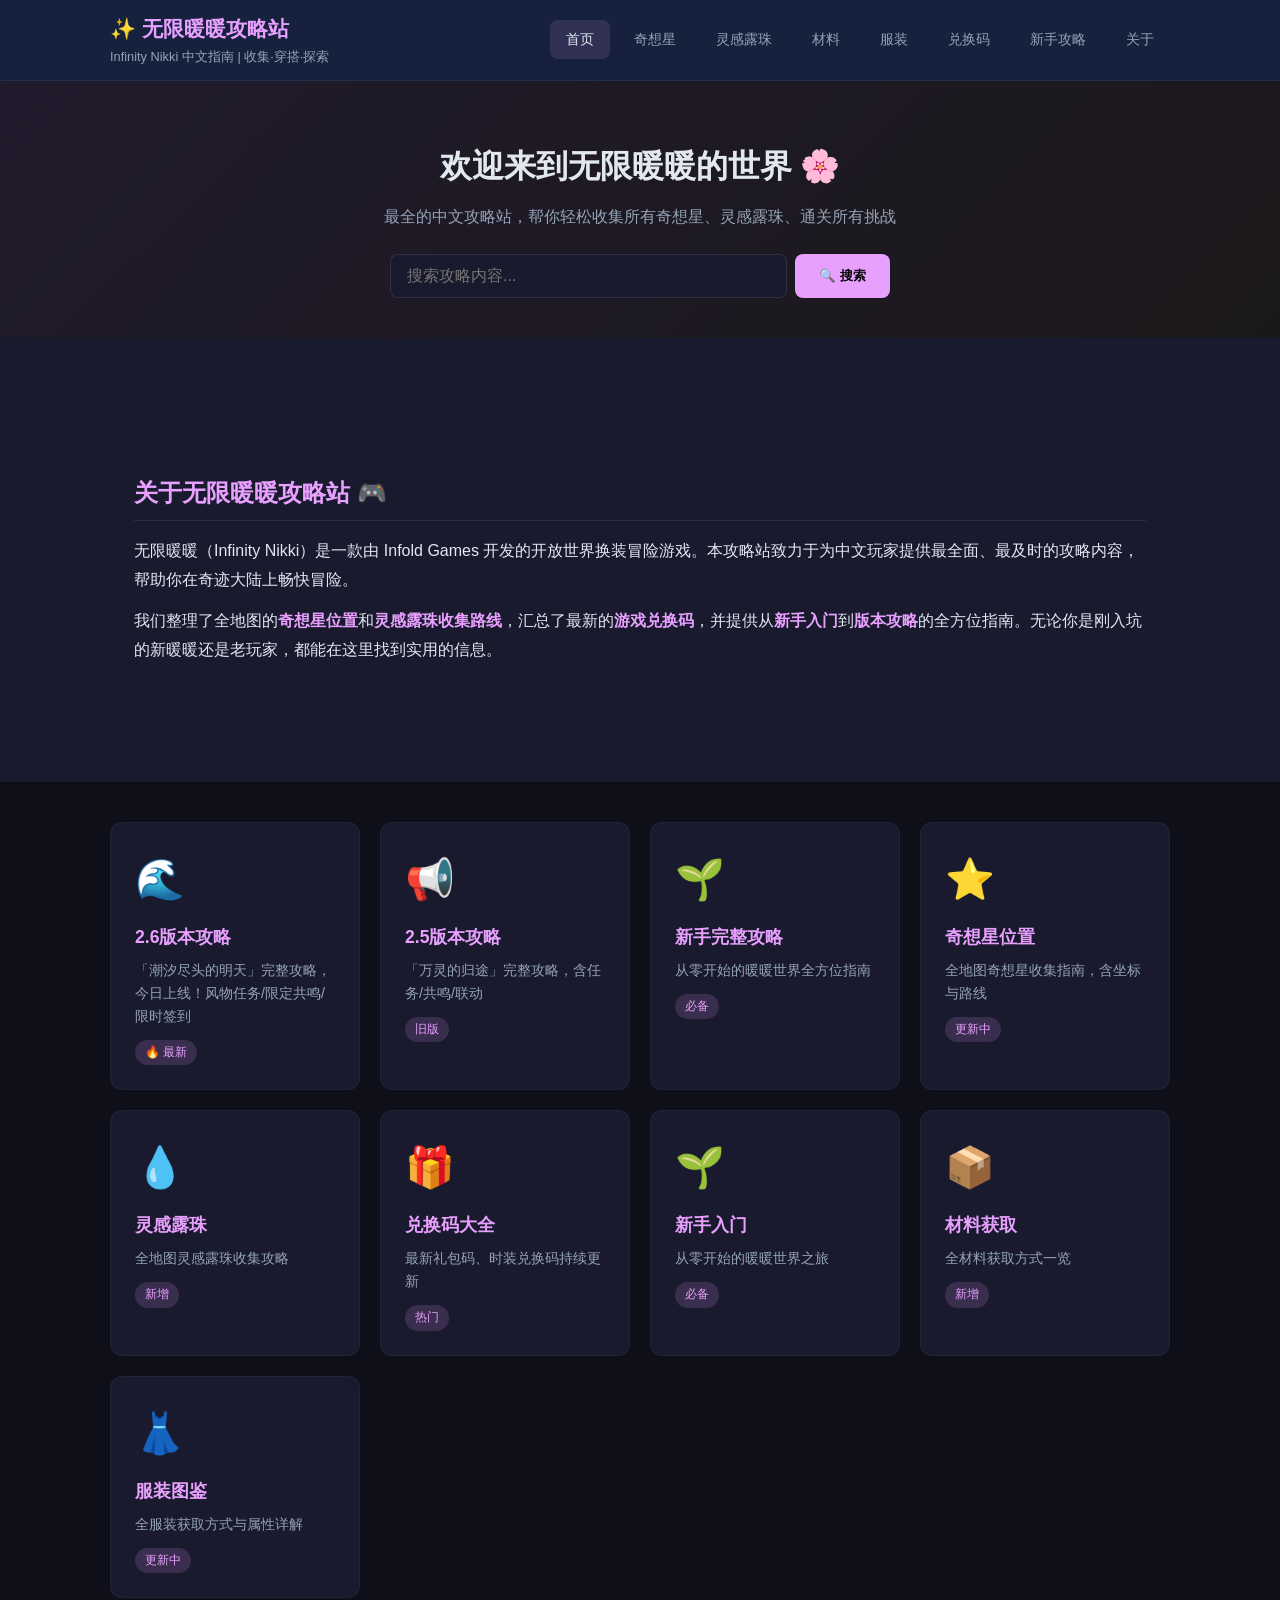
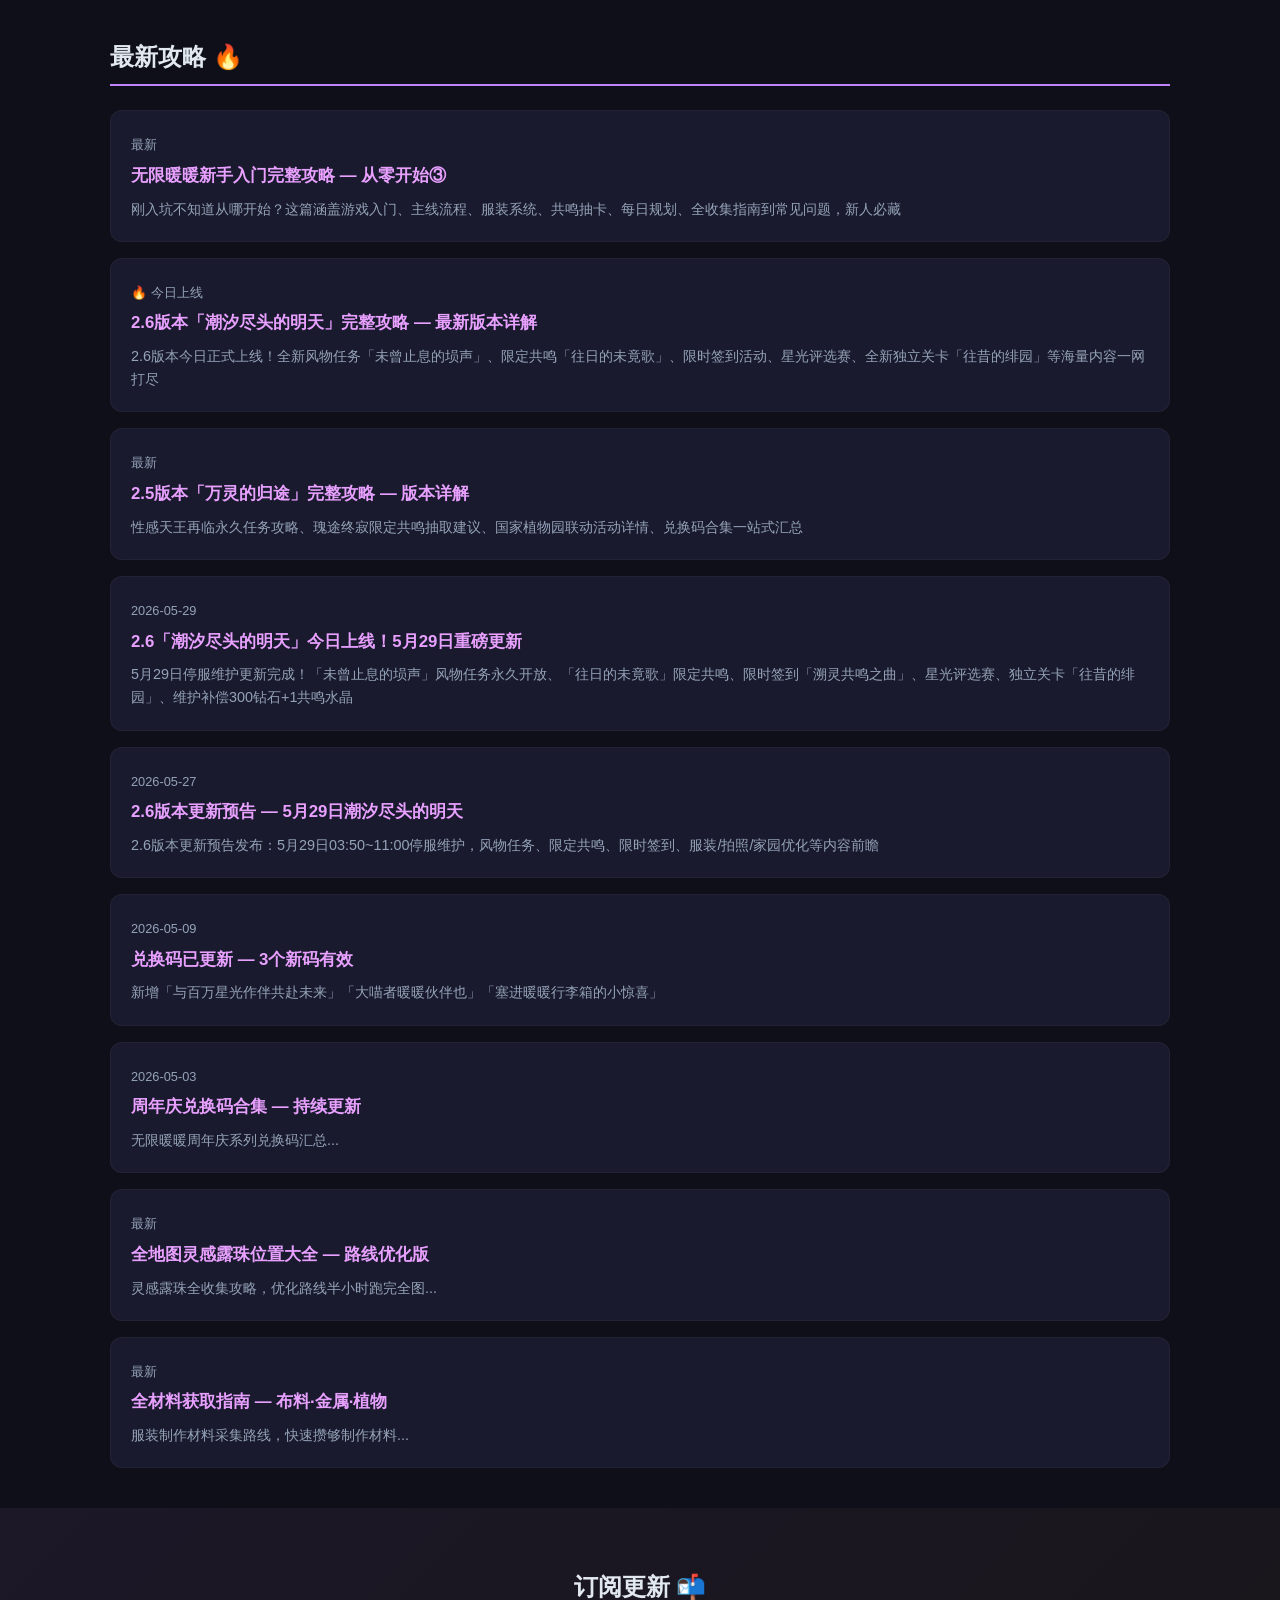
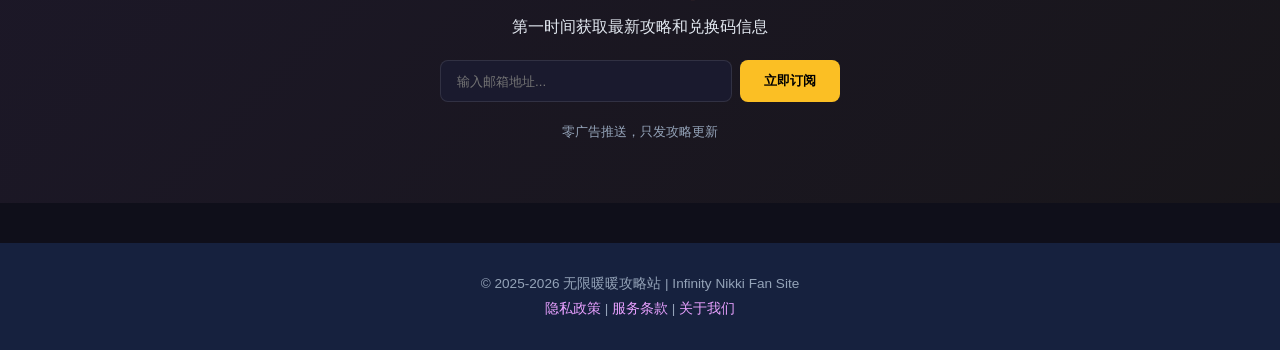
<file: index.html>
<!DOCTYPE html>
<html lang="zh-CN">
<head>
    <meta charset="UTF-8">
    <meta name="viewport" content="width=device-width, initial-scale=1.0">
    <title>无限暖暖攻略站 - Infinity Nikki Guide</title>
    <meta name="description" content="无限暖暖攻略站，提供奇想星位置、灵感露珠收集、服装图鉴、穿搭挑战攻略等全面指南。">
    <meta name="keywords" content="无限暖暖, Infinity Nikki, 攻略, 奇想星, 灵感露珠, 服装, 穿搭挑战">
    <link rel="stylesheet" href="style.css">
    <!-- 预留AdSense广告位 -->
    <script async src="https://pagead2.googlesyndication.com/pagead/js/adsbygoogle.js?client=ca-pub-8350493966733244" crossorigin="anonymous"></script>

</head>
<body>
    <header class="site-header">
        <div class="container">
            <div class="logo">
                <h1>✨ 无限暖暖攻略站</h1>
                <p class="subtitle">Infinity Nikki 中文指南 | 收集·穿搭·探索</p>
            </div>
            <nav class="main-nav">
                <button class="mobile-menu-btn" id="menuToggle">☰</button>
                <ul id="navMenu">
                    <li><a href="index.html" class="active">首页</a></li>
                    <li><a href="whimstars.html" >奇想星</a></li>
                    <li><a href="dewdrops.html" >灵感露珠</a></li>
                    <li><a href="materials.html" >材料</a></li>
                    <li><a href="outfits.html" >服装</a></li>
                    <li><a href="codes.html" >兑换码</a></li>
                    <li><a href="beginner.html" >新手攻略</a></li>
                    <li><a href="about.html">关于</a></li>
                </ul>
            </nav>
        </div>
    </header>

    <main>
        <!-- Hero -->
        <section class="hero">
            <div class="container">
                <h2>欢迎来到无限暖暖的世界 🌸</h2>
                <p>最全的中文攻略站，帮你轻松收集所有奇想星、灵感露珠、通关所有挑战</p>
                <div class="search-box">
                    <input type="text" id="searchInput" placeholder="搜索攻略内容..." />
                    <button id="searchBtn">🔍 搜索</button>
                </div>
            </div>
        </section>

        <!-- Site Intro -->
        <section class="content-section">
            <div class="container">
                <div class="guide-article">
                    <h2>关于无限暖暖攻略站 🎮</h2>
                    <p>无限暖暖（Infinity Nikki）是一款由 Infold Games 开发的开放世界换装冒险游戏。本攻略站致力于为中文玩家提供最全面、最及时的攻略内容，帮助你在奇迹大陆上畅快冒险。</p>
                    <p>我们整理了全地图的<strong><a href="whimstars.html">奇想星位置</a></strong>和<strong><a href="dewdrops.html">灵感露珠收集路线</a></strong>，汇总了最新的<strong><a href="codes.html">游戏兑换码</a></strong>，并提供从<strong><a href="beginner-guide.html">新手入门</a></strong>到<strong><a href="guide-v26.html">版本攻略</a></strong>的全方位指南。无论你是刚入坑的新暖暖还是老玩家，都能在这里找到实用的信息。</p>
                </div>
            </div>
        </section>

        <!-- Quick Links -->
        <section class="quick-links">
            <div class="container">
                <div class="card-grid">
                    <a href="guide-v26.html" class="card card-whimstar">
                        <div class="card-icon">🌊</div>
                        <h3>2.6版本攻略</h3>
                        <p>「潮汐尽头的明天」完整攻略，今日上线！风物任务/限定共鸣/限时签到</p>
                        <span class="card-tag">🔥 最新</span>
                    </a>
                    <a href="guide-v25.html" class="card card-whimstar">
                        <div class="card-icon">📢</div>
                        <h3>2.5版本攻略</h3>
                        <p>「万灵的归途」完整攻略，含任务/共鸣/联动</p>
                        <span class="card-tag">旧版</span>
                    </a>
                    <a href="beginner-guide.html" class="card card-challenge">
                        <div class="card-icon">🌱</div>
                        <h3>新手完整攻略</h3>
                        <p>从零开始的暖暖世界全方位指南</p>
                        <span class="card-tag">必备</span>
                    </a>
                    <a href="whimstars.html" class="card card-whimstar">
                        <div class="card-icon">⭐</div>
                        <h3>奇想星位置</h3>
                        <p>全地图奇想星收集指南，含坐标与路线</p>
                        <span class="card-tag">更新中</span>
                    </a>
                    <a href="dewdrops.html" class="card card-whimstar">
                        <div class="card-icon">💧</div>
                        <h3>灵感露珠</h3>
                        <p>全地图灵感露珠收集攻略</p>
                        <span class="card-tag">新增</span>
                    </a>
                    <a href="codes.html" class="card card-outfit">
                        <div class="card-icon">🎁</div>
                        <h3>兑换码大全</h3>
                        <p>最新礼包码、时装兑换码持续更新</p>
                        <span class="card-tag">热门</span>
                    </a>
                    <a href="beginner.html" class="card card-challenge">
                        <div class="card-icon">🌱</div>
                        <h3>新手入门</h3>
                        <p>从零开始的暖暖世界之旅</p>
                        <span class="card-tag">必备</span>
                    </a>
                    <a href="materials.html" class="card card-calculator">
                        <div class="card-icon">📦</div>
                        <h3>材料获取</h3>
                        <p>全材料获取方式一览</p>
                        <span class="card-tag">新增</span>
                    </a>
                    <a href="outfits.html" class="card card-calculator">
                        <div class="card-icon">👗</div>
                        <h3>服装图鉴</h3>
                        <p>全服装获取方式与属性详解</p>
                        <span class="card-tag">更新中</span>
                    </a>
                </div>
            </div>
        </section>

        <!-- Latest Guides -->
        <section class="latest-guides">
            <div class="container">
                <h2 class="section-title">最新攻略 🔥</h2>
                <div class="guide-list">
                    <article class="guide-item">
                        <span class="guide-date">最新</span>
                        <h3><a href="beginner-guide.html">无限暖暖新手入门完整攻略 — 从零开始③</a></h3>
                        <p>刚入坑不知道从哪开始？这篇涵盖游戏入门、主线流程、服装系统、共鸣抽卡、每日规划、全收集指南到常见问题，新人必藏</p>
                    </article>
                    <article class="guide-item">
                        <span class="guide-date">🔥 今日上线</span>
                        <h3><a href="guide-v26.html">2.6版本「潮汐尽头的明天」完整攻略 — 最新版本详解</a></h3>
                        <p>2.6版本今日正式上线！全新风物任务「未曾止息的埙声」、限定共鸣「往日的未竟歌」、限时签到活动、星光评选赛、全新独立关卡「往昔的绯园」等海量内容一网打尽</p>
                    </article>
                    <article class="guide-item">
                        <span class="guide-date">最新</span>
                        <h3><a href="guide-v25.html">2.5版本「万灵的归途」完整攻略 — 版本详解</a></h3>
                        <p>性感天王再临永久任务攻略、瑰途终寂限定共鸣抽取建议、国家植物园联动活动详情、兑换码合集一站式汇总</p>
                    </article>
                    <article class="guide-item">
                        <span class="guide-date">2026-05-29</span>
                        <h3><a href="guide-v26.html">2.6「潮汐尽头的明天」今日上线！5月29日重磅更新</a></h3>
                        <p>5月29日停服维护更新完成！「未曾止息的埙声」风物任务永久开放、「往日的未竟歌」限定共鸣、限时签到「溯灵共鸣之曲」、星光评选赛、独立关卡「往昔的绯园」、维护补偿300钻石+1共鸣水晶</p>
                    </article>
                    <article class="guide-item">
                        <span class="guide-date">2026-05-27</span>
                        <h3><a href="guide-v26.html">2.6版本更新预告 — 5月29日潮汐尽头的明天</a></h3>
                        <p>2.6版本更新预告发布：5月29日03:50~11:00停服维护，风物任务、限定共鸣、限时签到、服装/拍照/家园优化等内容前瞻</p>
                    </article>
                    <article class="guide-item">
                        <span class="guide-date">2026-05-09</span>
                        <h3><a href="codes.html">兑换码已更新 — 3个新码有效</a></h3>
                        <p>新增「与百万星光作伴共赴未来」「大喵者暖暖伙伴也」「塞进暖暖行李箱的小惊喜」</p>
                    </article>
                    <article class="guide-item">
                        <span class="guide-date">2026-05-03</span>
                        <h3><a href="codes.html">周年庆兑换码合集 — 持续更新</a></h3>
                        <p>无限暖暖周年庆系列兑换码汇总...</p>
                    </article>
                    <article class="guide-item">
                        <span class="guide-date">最新</span>
                        <h3><a href="dewdrops.html">全地图灵感露珠位置大全 — 路线优化版</a></h3>
                        <p>灵感露珠全收集攻略，优化路线半小时跑完全图...</p>
                    </article>
                    <article class="guide-item">
                        <span class="guide-date">最新</span>
                        <h3><a href="materials.html">全材料获取指南 — 布料·金属·植物</a></h3>
                        <p>服装制作材料采集路线，快速攒够制作材料...</p>
                    </article>
                </div>
            </div>
        </section>

        <!-- Newsletter -->
        <section class="newsletter">
            <div class="container">
                <h2>订阅更新 📬</h2>
                <p>第一时间获取最新攻略和兑换码信息</p>
                <form class="newsletter-form" id="newsletterForm">
                    <input type="email" placeholder="输入邮箱地址..." required />
                    <button type="submit">立即订阅</button>
                </form>
                <p class="newsletter-note">零广告推送，只发攻略更新</p>
            </div>
        </section>
    </main>

    <!-- AdSense 预留 -->
    <!-- <div class="ad-container">广告位</div> -->

    <footer class="site-footer">
        <div class="container">
            <p>© 2025-2026 无限暖暖攻略站 | Infinity Nikki Fan Site</p>
            <p class="footer-note"><a href="privacy.html">隐私政策</a> | <a href="terms.html">服务条款</a> | <a href="about.html">关于我们</a> </p>
        </div>
    </footer>

    <script src="script.js"></script>
</body>
</html>
</file>
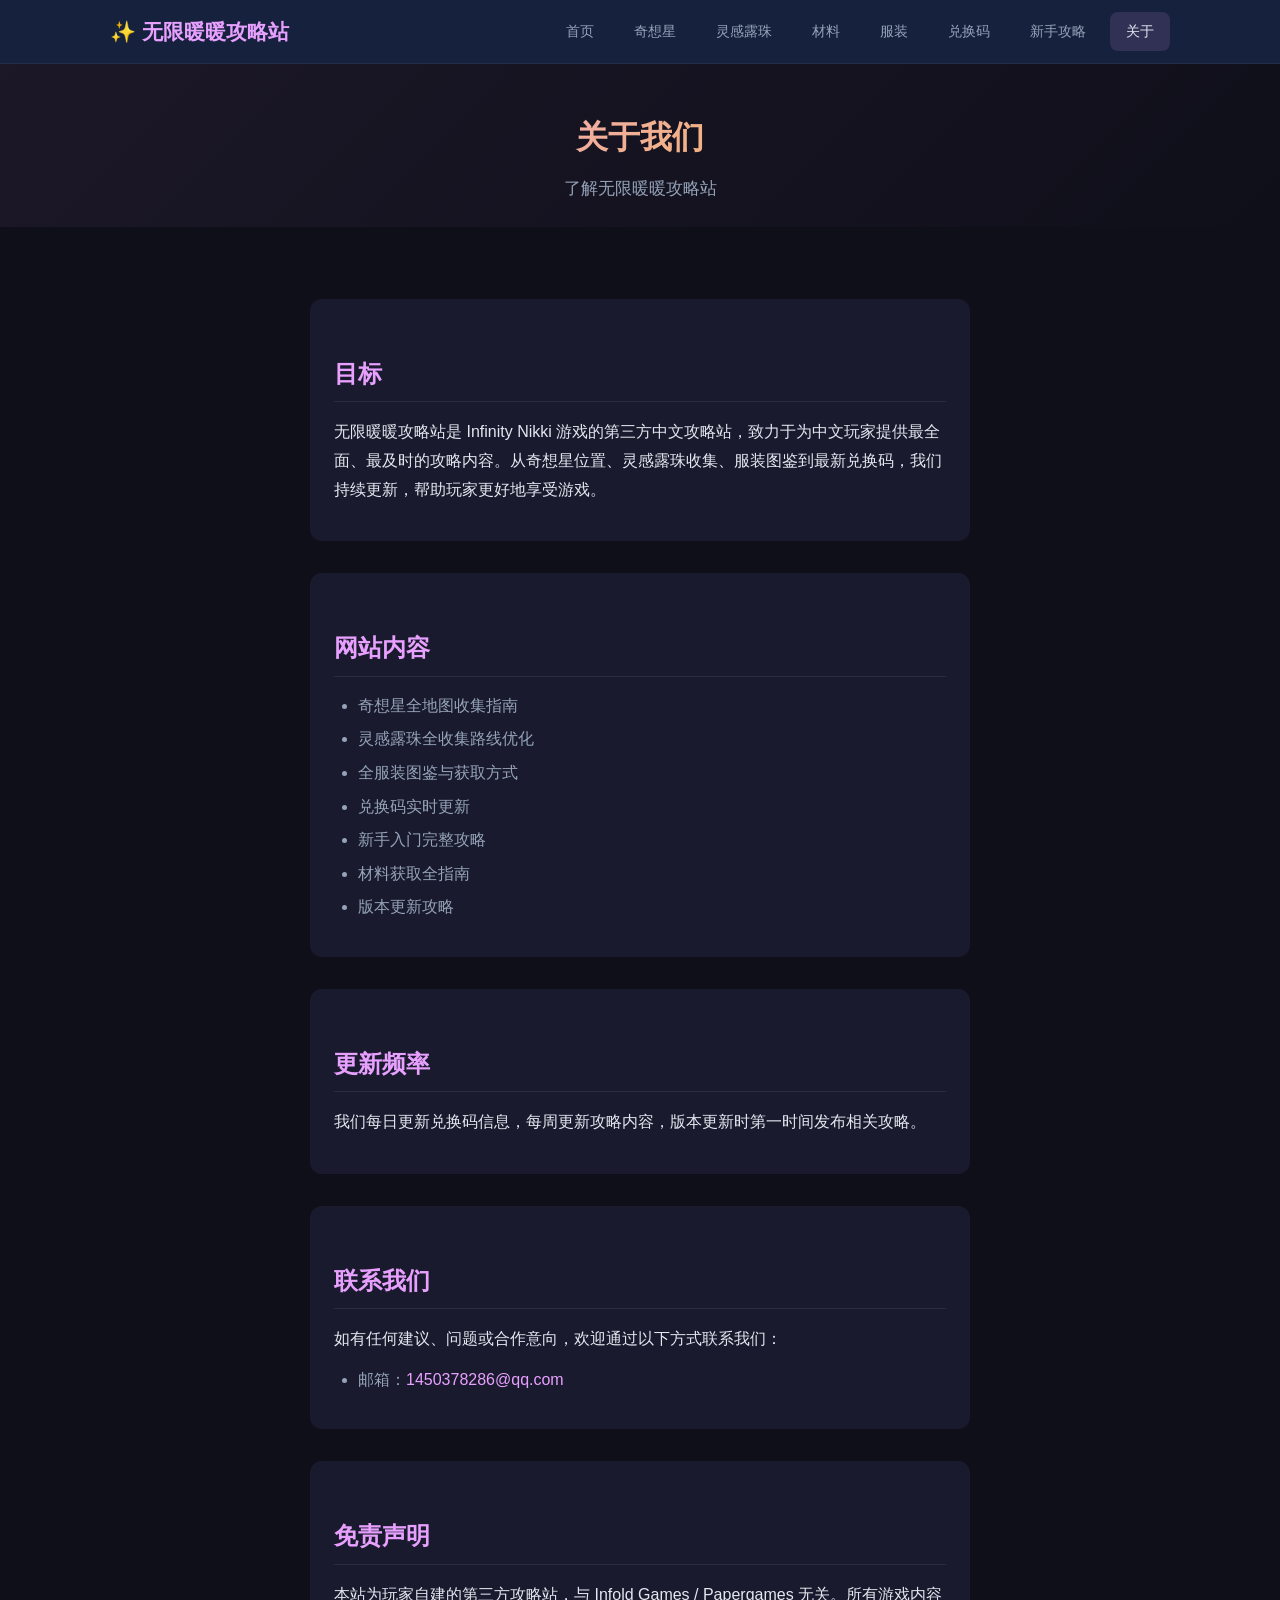
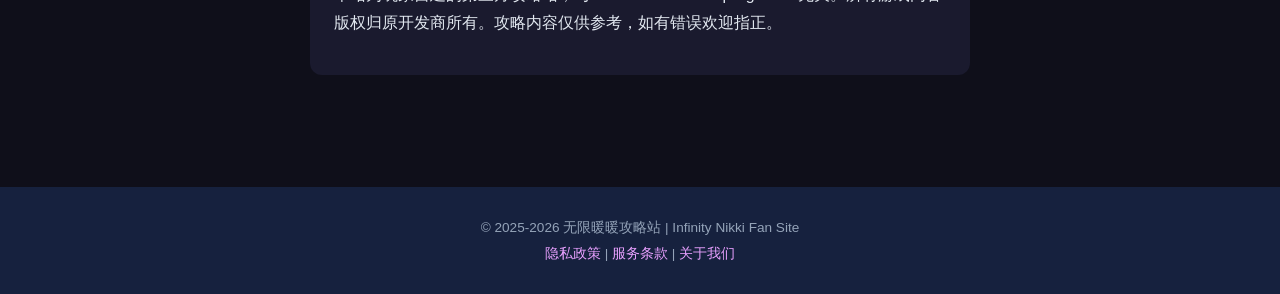
<file: about.html>
<!DOCTYPE html>
<html lang="zh-CN">
<head>
    <meta charset="UTF-8">
    <meta name="viewport" content="width=device-width, initial-scale=1.0">
    <title>关于我们 - 无限暖暖攻略站</title>
    <meta name="description" content="无限暖暖攻略站 - 关于我们。最全的中文攻略站，提供奇想星、灵感露珠、服装图鉴、兑换码等攻略内容。">
    <link rel="stylesheet" href="style.css">
    <script async src="https://pagead2.googlesyndication.com/pagead/js/adsbygoogle.js?client=ca-pub-8350493966733244" crossorigin="anonymous"></script>
</head>
<body>
    <header class="site-header">
        <div class="container">
            <div class="logo">
                <h1>✨ 无限暖暖攻略站</h1>
            </div>
            <nav class="main-nav">
                <button class="mobile-menu-btn" id="menuToggle">☰</button>
                <ul id="navMenu">
                    <li><a href="index.html">首页</a></li>
                    <li><a href="whimstars.html">奇想星</a></li>
                    <li><a href="dewdrops.html">灵感露珠</a></li>
                    <li><a href="materials.html">材料</a></li>
                    <li><a href="outfits.html">服装</a></li>
                    <li><a href="codes.html">兑换码</a></li>
                    <li><a href="beginner.html">新手攻略</a></li>
                    <li><a href="about.html" class="active">关于</a></li>
                </ul>
            </nav>
        </div>
    </header>
    <main>
        <section class="page-hero">
            <div class="container">
                <h1>关于我们</h1>
                <p class="page-description">了解无限暖暖攻略站</p>
            </div>
        </section>
        <section class="content-area" style="padding:40px 0;">
            <div class="container" style="max-width:700px;margin:0 auto;padding:0 20px;">
                <div class="guide-article">
                    <h2>目标</h2>
                    <p>无限暖暖攻略站是 Infinity Nikki 游戏的第三方中文攻略站，致力于为中文玩家提供最全面、最及时的攻略内容。从奇想星位置、灵感露珠收集、服装图鉴到最新兑换码，我们持续更新，帮助玩家更好地享受游戏。</p>
                </div>
                <div class="guide-article">
                    <h2>网站内容</h2>
                    <ul>
                        <li>奇想星全地图收集指南</li>
                        <li>灵感露珠全收集路线优化</li>
                        <li>全服装图鉴与获取方式</li>
                        <li>兑换码实时更新</li>
                        <li>新手入门完整攻略</li>
                        <li>材料获取全指南</li>
                        <li>版本更新攻略</li>
                    </ul>
                </div>
                <div class="guide-article">
                    <h2>更新频率</h2>
                    <p>我们每日更新兑换码信息，每周更新攻略内容，版本更新时第一时间发布相关攻略。</p>
                </div>
                <div class="guide-article">
                    <h2>联系我们</h2>
                    <p>如有任何建议、问题或合作意向，欢迎通过以下方式联系我们：</p>
                    <ul>
                        <li>邮箱：<a href="mailto:1450378286@qq.com">1450378286@qq.com</a></li>
                    </ul>
                </div>
                <div class="guide-article">
                    <h2>免责声明</h2>
                    <p>本站为玩家自建的第三方攻略站，与 Infold Games / Papergames 无关。所有游戏内容版权归原开发商所有。攻略内容仅供参考，如有错误欢迎指正。</p>
                </div>
            </div>
        </section>
    </main>
    <footer class="site-footer">
        <div class="container">
            <p>© 2025-2026 无限暖暖攻略站 | Infinity Nikki Fan Site</p>
            <p class="footer-note"><a href="privacy.html">隐私政策</a> | <a href="terms.html">服务条款</a> | <a href="about.html">关于我们</a></p>
        </div>
    </footer>
    <script>
    document.getElementById('menuToggle')?.addEventListener('click', () => {
        document.getElementById('navMenu')?.classList.toggle('open');
    });
    </script>
</body>
</html>
</file>
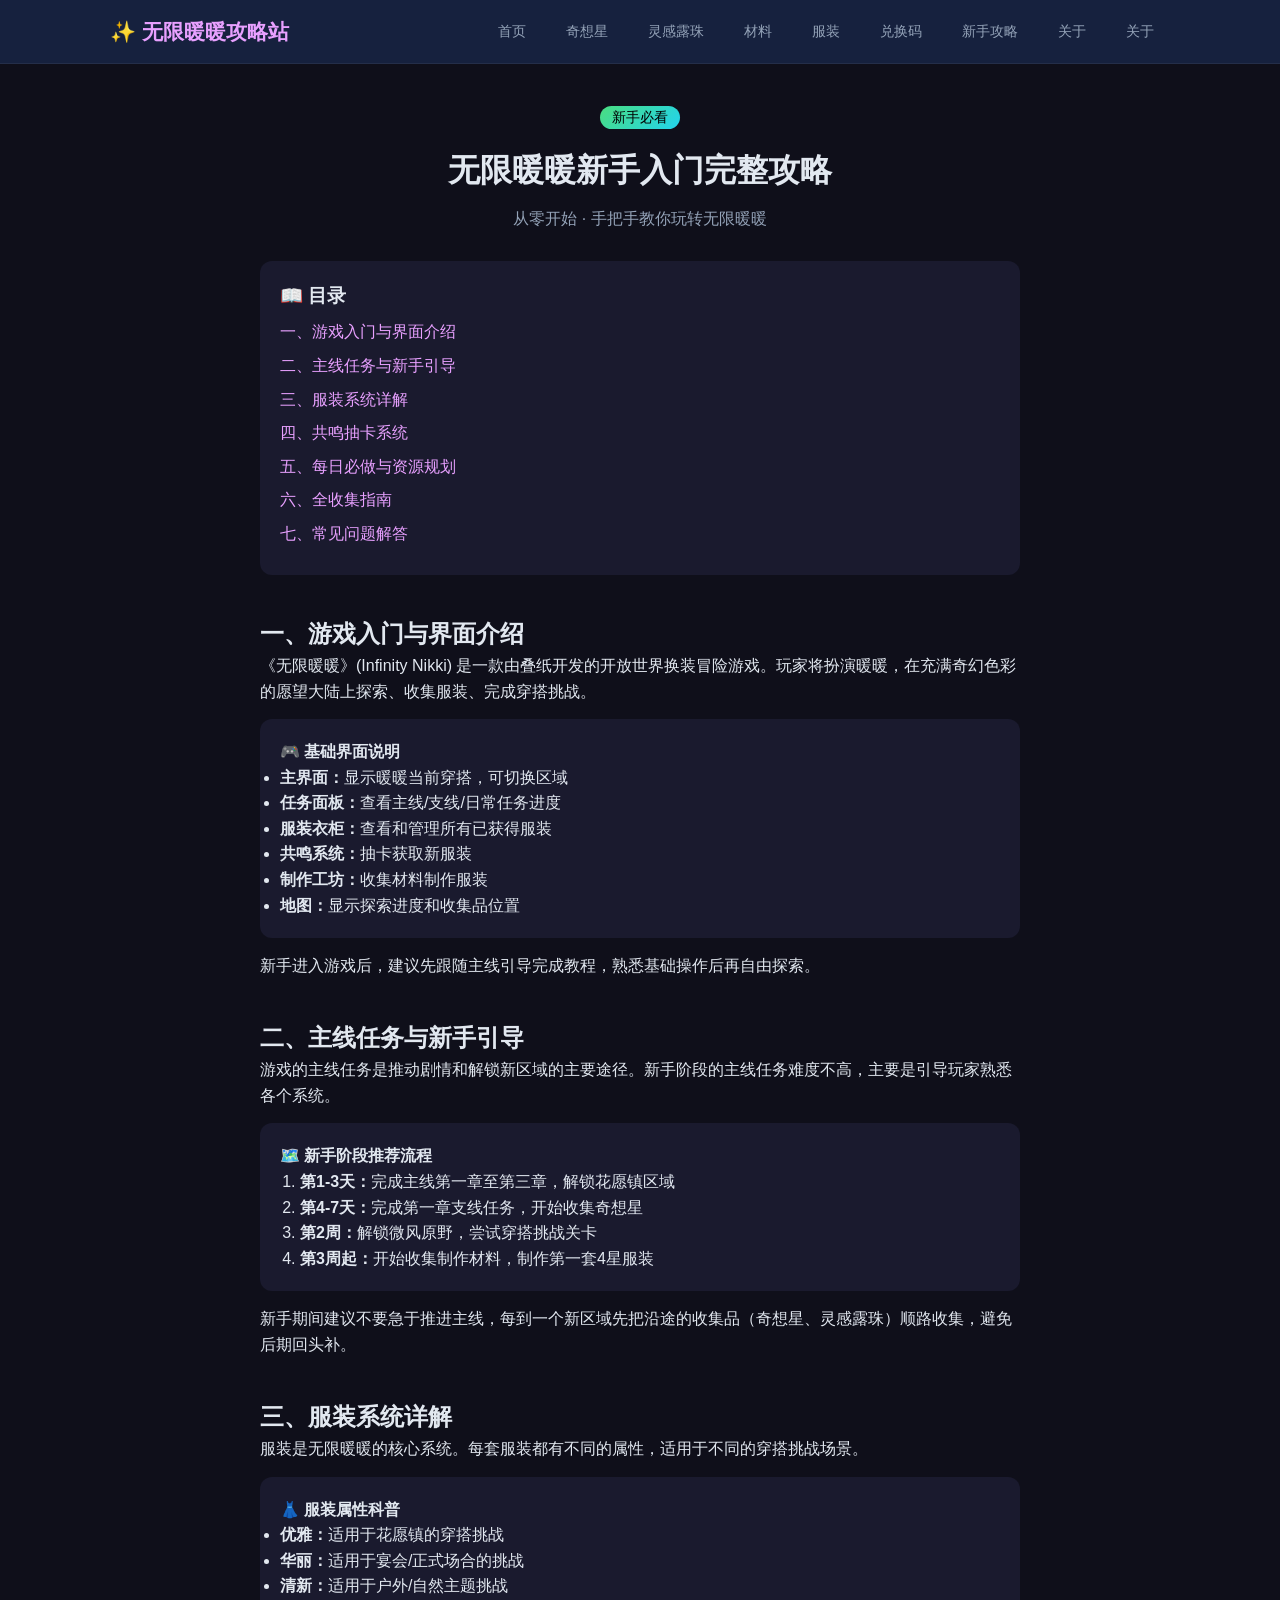
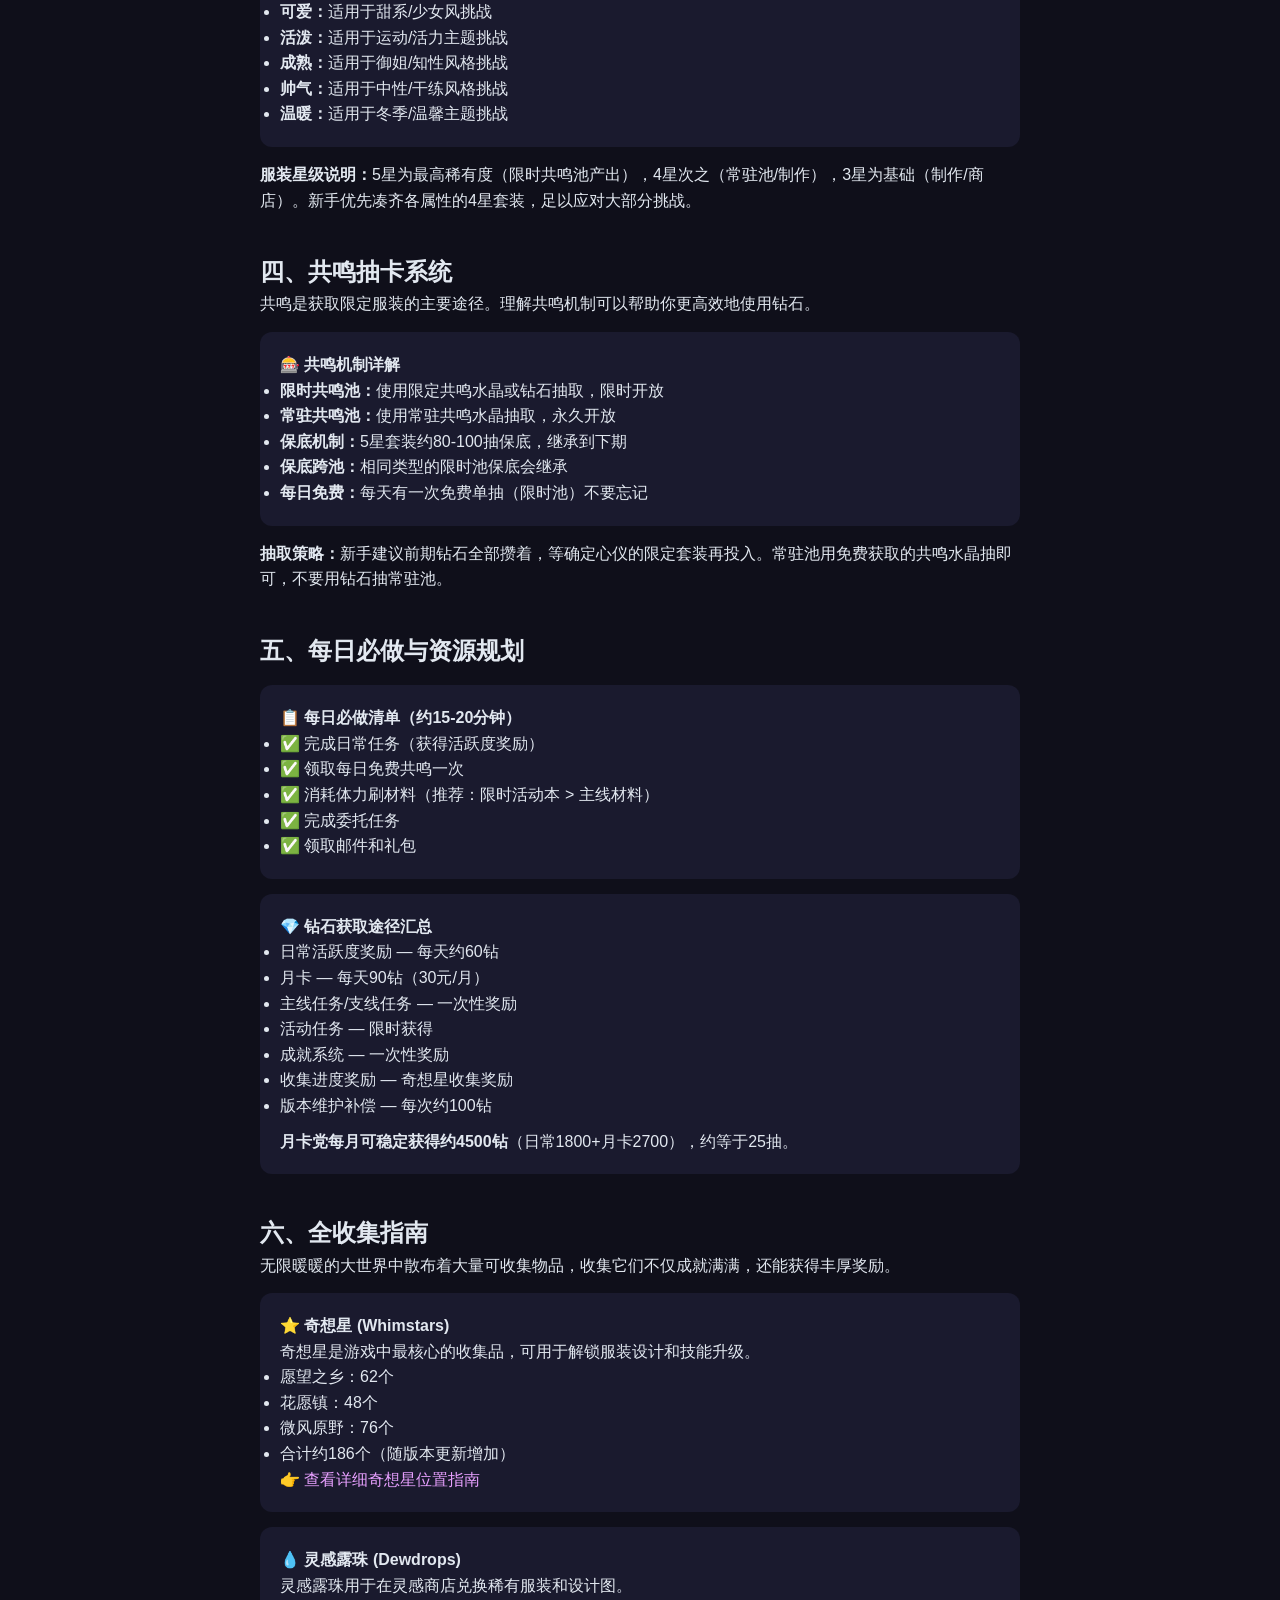
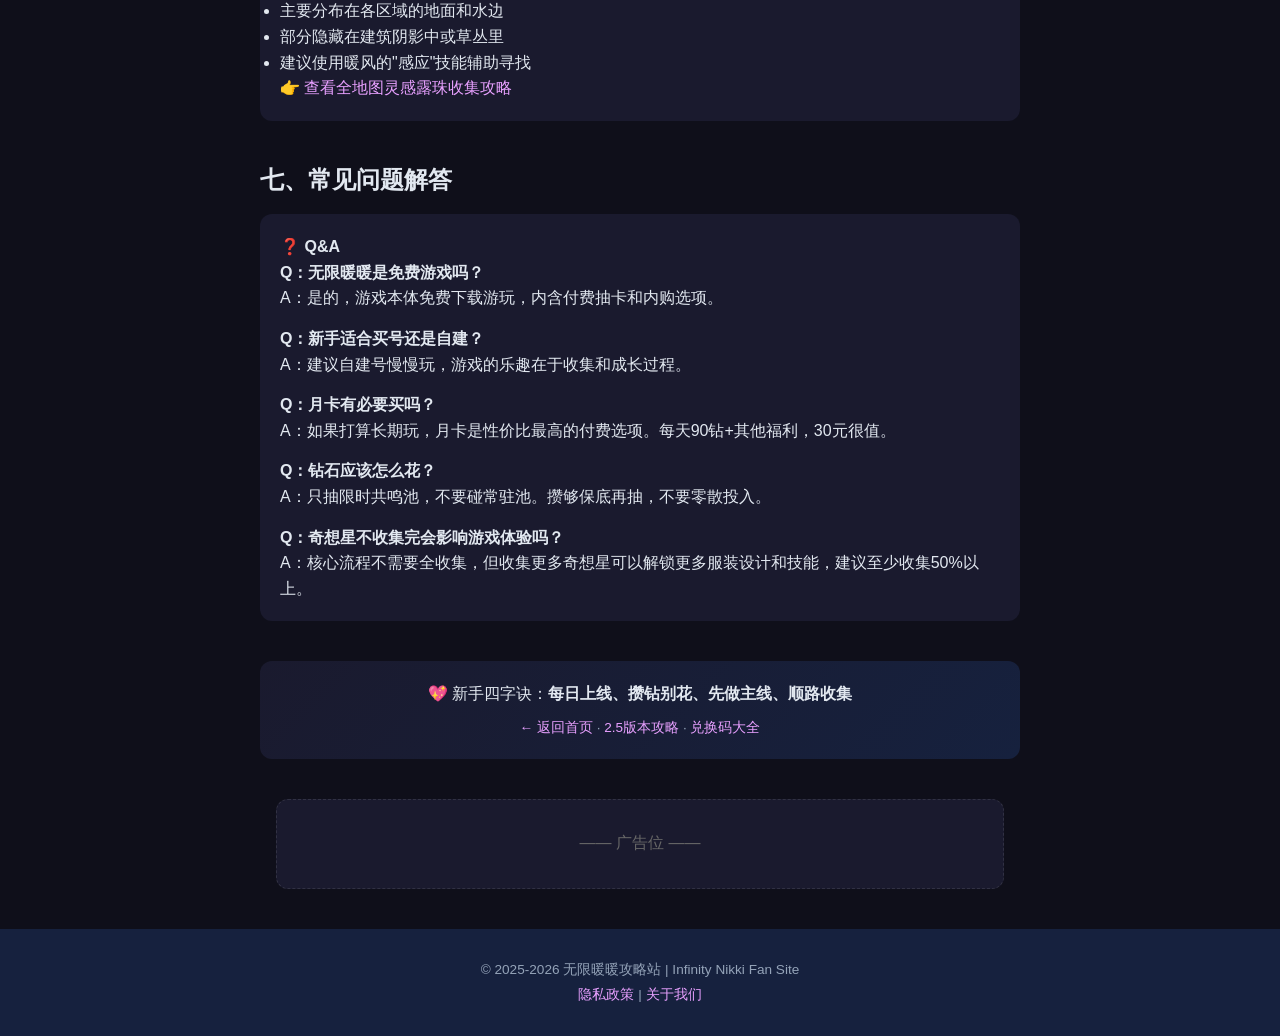
<file: beginner-guide.html>
<!DOCTYPE html>
<html lang="zh-CN">
<head>
    <meta charset="UTF-8">
    <meta name="viewport" content="width=device-width, initial-scale=1.0">
    <title>无限暖暖新手入门攻略 - 从零开始完整指南 - 无限暖暖攻略站</title>
    <meta name="description" content="无限暖暖新手入门完整攻略，从注册到基础玩法、任务系统、服装收集、资源管理全方位指南，零基础也能快速上手。">
    <meta name="keywords" content="无限暖暖, 新手攻略, 入门, 教程, 基础玩法, 无限暖暖怎么玩">
    <link rel="stylesheet" href="style.css">
    <script async src="https://pagead2.googlesyndication.com/pagead/js/adsbygoogle.js?client=ca-pub-8350493966733244" crossorigin="anonymous"></script>
</head>
<body>
    <header class="site-header">
        <div class="container">
            <div class="logo">
                <h1>✨ 无限暖暖攻略站</h1>
            </div>
            <nav class="main-nav">
                <button class="mobile-menu-btn" id="menuToggle">☰</button>
                <ul id="navMenu">
                    <li><a href="index.html">首页</a></li>
                    <li><a href="whimstars.html">奇想星</a></li>
                    <li><a href="dewdrops.html">灵感露珠</a></li>
                    <li><a href="materials.html">材料</a></li>
                    <li><a href="outfits.html">服装</a></li>
                    <li><a href="codes.html">兑换码</a></li>
                    <li><a href="beginner.html">新手攻略</a></li>
                    <li><a href="about.html">关于</a></li>
                    <li><a href="about.html">关于</a></li>
                </ul>
            </nav>
        </div>
    </header>

    <main>
        <article class="container" style="max-width:800px;margin:40px auto;padding:0 20px">
            <div style="text-align:center;margin-bottom:30px">
                <span style="background:linear-gradient(135deg,#4ade80,#22d3ee);padding:4px 12px;border-radius:20px;font-size:0.85em;color:#000">新手必看</span>
                <h1 style="font-size:2em;margin:15px 0 10px">无限暖暖新手入门完整攻略</h1>
                <p style="color:#94a3b8">从零开始 · 手把手教你玩转无限暖暖</p>
            </div>

            <div class="article-toc" style="background:#1a1a2e;border-radius:12px;padding:20px;margin:20px 0">
                <h3>📖 目录</h3>
                <ul style="list-style:none;padding:0">
                    <li style="margin:8px 0"><a href="#start">一、游戏入门与界面介绍</a></li>
                    <li style="margin:8px 0"><a href="#tutorial">二、主线任务与新手引导</a></li>
                    <li style="margin:8px 0"><a href="#dressup">三、服装系统详解</a></li>
                    <li style="margin:8px 0"><a href="#gacha">四、共鸣抽卡系统</a></li>
                    <li style="margin:8px 0"><a href="#daily">五、每日必做与资源规划</a></li>
                    <li style="margin:8px 0"><a href="#collect">六、全收集指南</a></li>
                    <li style="margin:8px 0"><a href="#faq">七、常见问题解答</a></li>
                </ul>
            </div>

            <section id="start" style="margin:40px 0">
                <h2>一、游戏入门与界面介绍</h2>
                <p>《无限暖暖》(Infinity Nikki) 是一款由叠纸开发的开放世界换装冒险游戏。玩家将扮演暖暖，在充满奇幻色彩的愿望大陆上探索、收集服装、完成穿搭挑战。</p>
                <div style="background:#1a1a2e;border-radius:12px;padding:20px;margin:15px 0">
                    <h4>🎮 基础界面说明</h4>
                    <ul>
                        <li><strong>主界面：</strong>显示暖暖当前穿搭，可切换区域</li>
                        <li><strong>任务面板：</strong>查看主线/支线/日常任务进度</li>
                        <li><strong>服装衣柜：</strong>查看和管理所有已获得服装</li>
                        <li><strong>共鸣系统：</strong>抽卡获取新服装</li>
                        <li><strong>制作工坊：</strong>收集材料制作服装</li>
                        <li><strong>地图：</strong>显示探索进度和收集品位置</li>
                    </ul>
                </div>
                <p>新手进入游戏后，建议先跟随主线引导完成教程，熟悉基础操作后再自由探索。</p>
            </section>

            <section id="tutorial" style="margin:40px 0">
                <h2>二、主线任务与新手引导</h2>
                <p>游戏的主线任务是推动剧情和解锁新区域的主要途径。新手阶段的主线任务难度不高，主要是引导玩家熟悉各个系统。</p>
                <div style="background:#1a1a2e;border-radius:12px;padding:20px;margin:15px 0">
                    <h4>🗺️ 新手阶段推荐流程</h4>
                    <ol style="padding-left:20px">
                        <li><strong>第1-3天：</strong>完成主线第一章至第三章，解锁花愿镇区域</li>
                        <li><strong>第4-7天：</strong>完成第一章支线任务，开始收集奇想星</li>
                        <li><strong>第2周：</strong>解锁微风原野，尝试穿搭挑战关卡</li>
                        <li><strong>第3周起：</strong>开始收集制作材料，制作第一套4星服装</li>
                    </ol>
                </div>
                <p>新手期间建议不要急于推进主线，每到一个新区域先把沿途的收集品（奇想星、灵感露珠）顺路收集，避免后期回头补。</p>
            </section>

            <section id="dressup" style="margin:40px 0">
                <h2>三、服装系统详解</h2>
                <p>服装是无限暖暖的核心系统。每套服装都有不同的属性，适用于不同的穿搭挑战场景。</p>
                <div style="background:#1a1a2e;border-radius:12px;padding:20px;margin:15px 0">
                    <h4>👗 服装属性科普</h4>
                    <ul>
                        <li><strong>优雅：</strong>适用于花愿镇的穿搭挑战</li>
                        <li><strong>华丽：</strong>适用于宴会/正式场合的挑战</li>
                        <li><strong>清新：</strong>适用于户外/自然主题挑战</li>
                        <li><strong>可爱：</strong>适用于甜系/少女风挑战</li>
                        <li><strong>活泼：</strong>适用于运动/活力主题挑战</li>
                        <li><strong>成熟：</strong>适用于御姐/知性风格挑战</li>
                        <li><strong>帅气：</strong>适用于中性/干练风格挑战</li>
                        <li><strong>温暖：</strong>适用于冬季/温馨主题挑战</li>
                    </ul>
                </div>
                <p><strong>服装星级说明：</strong>5星为最高稀有度（限时共鸣池产出），4星次之（常驻池/制作），3星为基础（制作/商店）。新手优先凑齐各属性的4星套装，足以应对大部分挑战。</p>
            </section>

            <section id="gacha" style="margin:40px 0">
                <h2>四、共鸣抽卡系统</h2>
                <p>共鸣是获取限定服装的主要途径。理解共鸣机制可以帮助你更高效地使用钻石。</p>
                <div style="background:#1a1a2e;border-radius:12px;padding:20px;margin:15px 0">
                    <h4>🎰 共鸣机制详解</h4>
                    <ul>
                        <li><strong>限时共鸣池：</strong>使用限定共鸣水晶或钻石抽取，限时开放</li>
                        <li><strong>常驻共鸣池：</strong>使用常驻共鸣水晶抽取，永久开放</li>
                        <li><strong>保底机制：</strong>5星套装约80-100抽保底，继承到下期</li>
                        <li><strong>保底跨池：</strong>相同类型的限时池保底会继承</li>
                        <li><strong>每日免费：</strong>每天有一次免费单抽（限时池）不要忘记</li>
                    </ul>
                </div>
                <p><strong>抽取策略：</strong>新手建议前期钻石全部攒着，等确定心仪的限定套装再投入。常驻池用免费获取的共鸣水晶抽即可，不要用钻石抽常驻池。</p>
            </section>

            <section id="daily" style="margin:40px 0">
                <h2>五、每日必做与资源规划</h2>
                <div style="background:#1a1a2e;border-radius:12px;padding:20px;margin:15px 0">
                    <h4>📋 每日必做清单（约15-20分钟）</h4>
                    <ul>
                        <li>✅ 完成日常任务（获得活跃度奖励）</li>
                        <li>✅ 领取每日免费共鸣一次</li>
                        <li>✅ 消耗体力刷材料（推荐：限时活动本 > 主线材料）</li>
                        <li>✅ 完成委托任务</li>
                        <li>✅ 领取邮件和礼包</li>
                    </ul>
                </div>
                <div style="background:#1a1a2e;border-radius:12px;padding:20px;margin:15px 0">
                    <h4>💎 钻石获取途径汇总</h4>
                    <ul>
                        <li>日常活跃度奖励 — 每天约60钻</li>
                        <li>月卡 — 每天90钻（30元/月）</li>
                        <li>主线任务/支线任务 — 一次性奖励</li>
                        <li>活动任务 — 限时获得</li>
                        <li>成就系统 — 一次性奖励</li>
                        <li>收集进度奖励 — 奇想星收集奖励</li>
                        <li>版本维护补偿 — 每次约100钻</li>
                    </ul>
                    <p style="margin-top:10px"><strong>月卡党每月可稳定获得约4500钻</strong>（日常1800+月卡2700），约等于25抽。</p>
                </div>
            </section>

            <section id="collect" style="margin:40px 0">
                <h2>六、全收集指南</h2>
                <p>无限暖暖的大世界中散布着大量可收集物品，收集它们不仅成就满满，还能获得丰厚奖励。</p>
                <div style="background:#1a1a2e;border-radius:12px;padding:20px;margin:15px 0">
                    <h4>⭐ 奇想星 (Whimstars)</h4>
                    <p>奇想星是游戏中最核心的收集品，可用于解锁服装设计和技能升级。</p>
                    <ul>
                        <li>愿望之乡：62个</li>
                        <li>花愿镇：48个</li>
                        <li>微风原野：76个</li>
                        <li>合计约186个（随版本更新增加）</li>
                    </ul>
                    <p>👉 <a href="whimstars.html">查看详细奇想星位置指南</a></p>
                </div>
                <div style="background:#1a1a2e;border-radius:12px;padding:20px;margin:15px 0">
                    <h4>💧 灵感露珠 (Dewdrops)</h4>
                    <p>灵感露珠用于在灵感商店兑换稀有服装和设计图。</p>
                    <ul>
                        <li>主要分布在各区域的地面和水边</li>
                        <li>部分隐藏在建筑阴影中或草丛里</li>
                        <li>建议使用暖风的"感应"技能辅助寻找</li>
                    </ul>
                    <p>👉 <a href="dewdrops.html">查看全地图灵感露珠收集攻略</a></p>
                </div>
            </section>

            <section id="faq" style="margin:40px 0">
                <h2>七、常见问题解答</h2>
                <div style="background:#1a1a2e;border-radius:12px;padding:20px;margin:15px 0">
                    <h4>❓ Q&A</h4>
                    <dl>
                        <dt><strong>Q：无限暖暖是免费游戏吗？</strong></dt>
                        <dd>A：是的，游戏本体免费下载游玩，内含付费抽卡和内购选项。</dd>
                        <dt style="margin-top:15px"><strong>Q：新手适合买号还是自建？</strong></dt>
                        <dd>A：建议自建号慢慢玩，游戏的乐趣在于收集和成长过程。</dd>
                        <dt style="margin-top:15px"><strong>Q：月卡有必要买吗？</strong></dt>
                        <dd>A：如果打算长期玩，月卡是性价比最高的付费选项。每天90钻+其他福利，30元很值。</dd>
                        <dt style="margin-top:15px"><strong>Q：钻石应该怎么花？</strong></dt>
                        <dd>A：只抽限时共鸣池，不要碰常驻池。攒够保底再抽，不要零散投入。</dd>
                        <dt style="margin-top:15px"><strong>Q：奇想星不收集完会影响游戏体验吗？</strong></dt>
                        <dd>A：核心流程不需要全收集，但收集更多奇想星可以解锁更多服装设计和技能，建议至少收集50%以上。</dd>
                    </dl>
                </div>
            </section>

            <div style="text-align:center;padding:20px;margin:30px 0;background:linear-gradient(135deg,#1a1a2e,#16213e);border-radius:12px">
                <p>💖 新手四字诀：<strong>每日上线、攒钻别花、先做主线、顺路收集</strong></p>
                <p style="font-size:0.85em;color:#94a3b8;margin-top:10px"><a href="index.html">← 返回首页</a> · <a href="guide-v25.html">2.5版本攻略</a> · <a href="codes.html">兑换码大全</a></p>
            </div>
        </article>
    </main>

    <div class="ad-container" style="text-align:center;padding:30px">
        <p style="color:#666">—— 广告位 ——</p>
    </div>

    <footer class="site-footer">
        <div class="container">
            <p>© 2025-2026 无限暖暖攻略站 | Infinity Nikki Fan Site</p>
            <p class="footer-note"><a href="privacy.html">隐私政策</a> | <a href="about.html">关于我们</a></p>
        </div>
    </footer>
    <script src="script.js"></script>
</body>
</html>
</file>
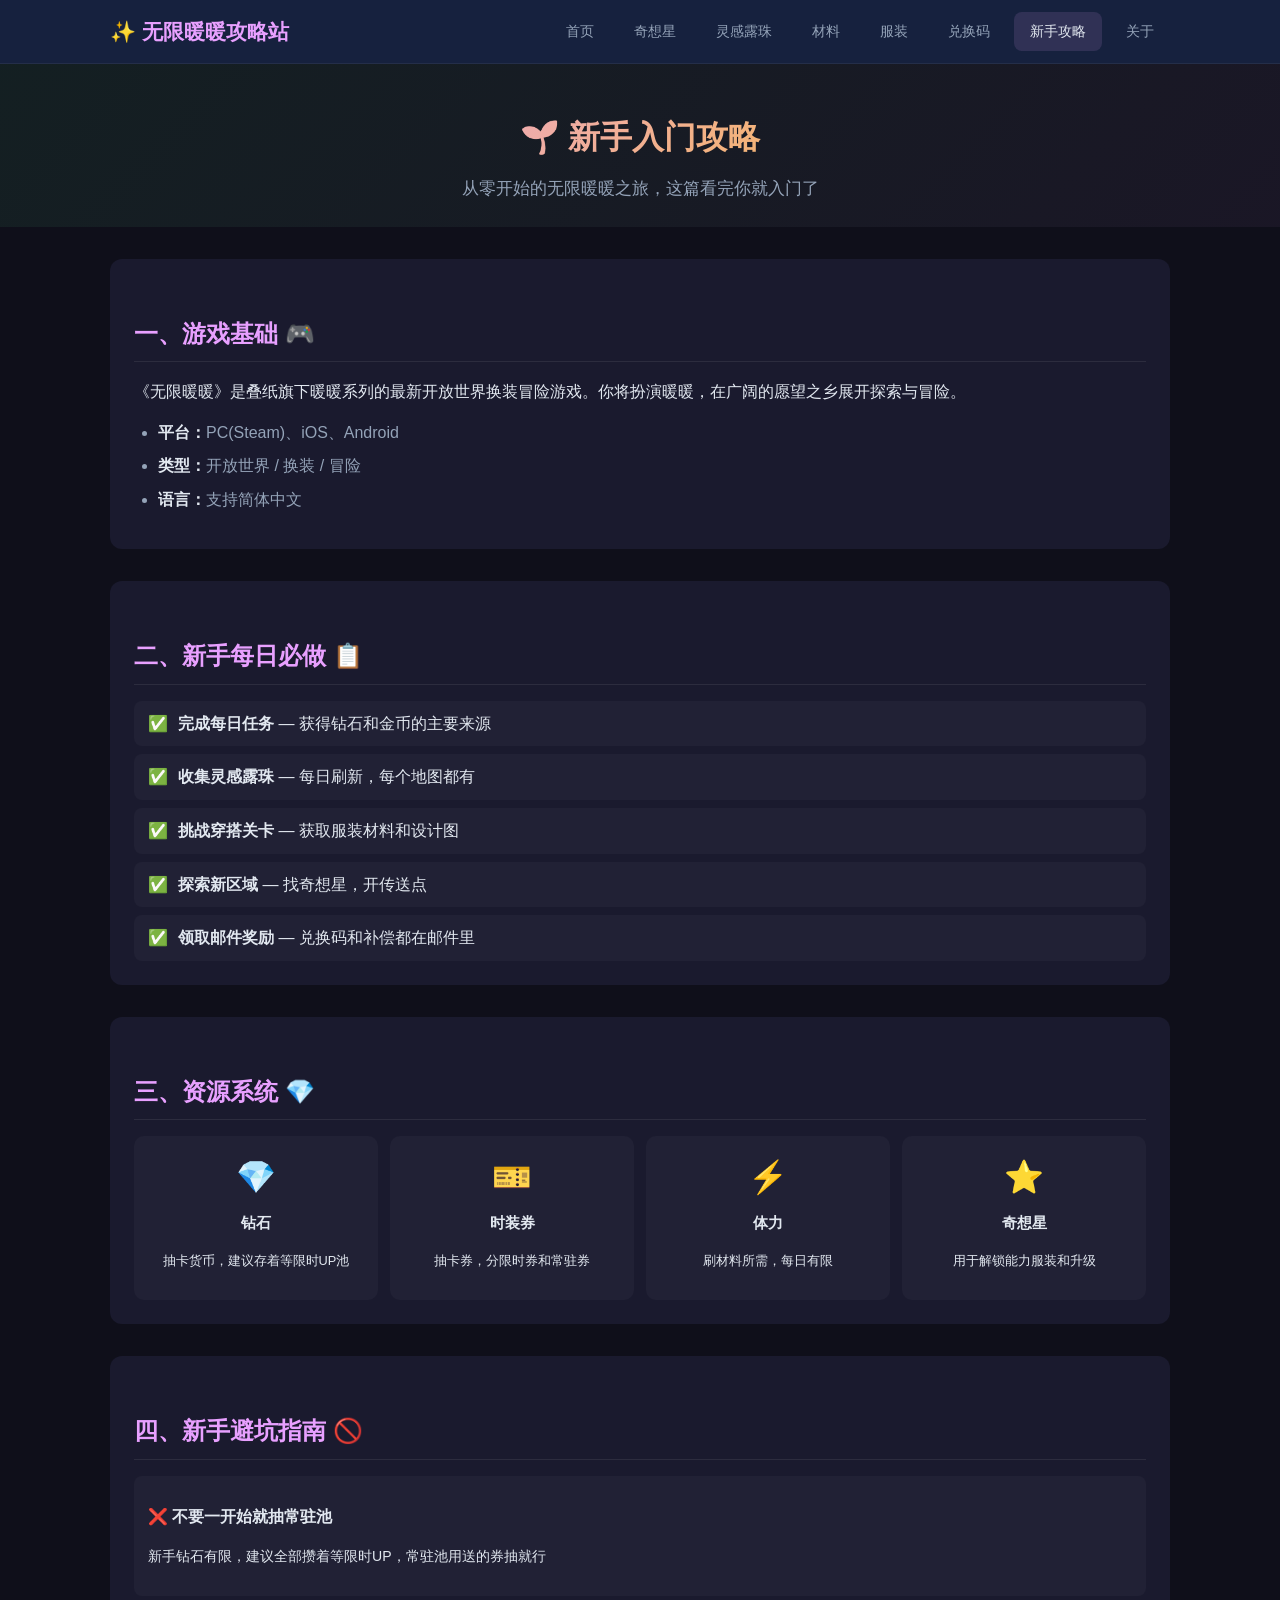
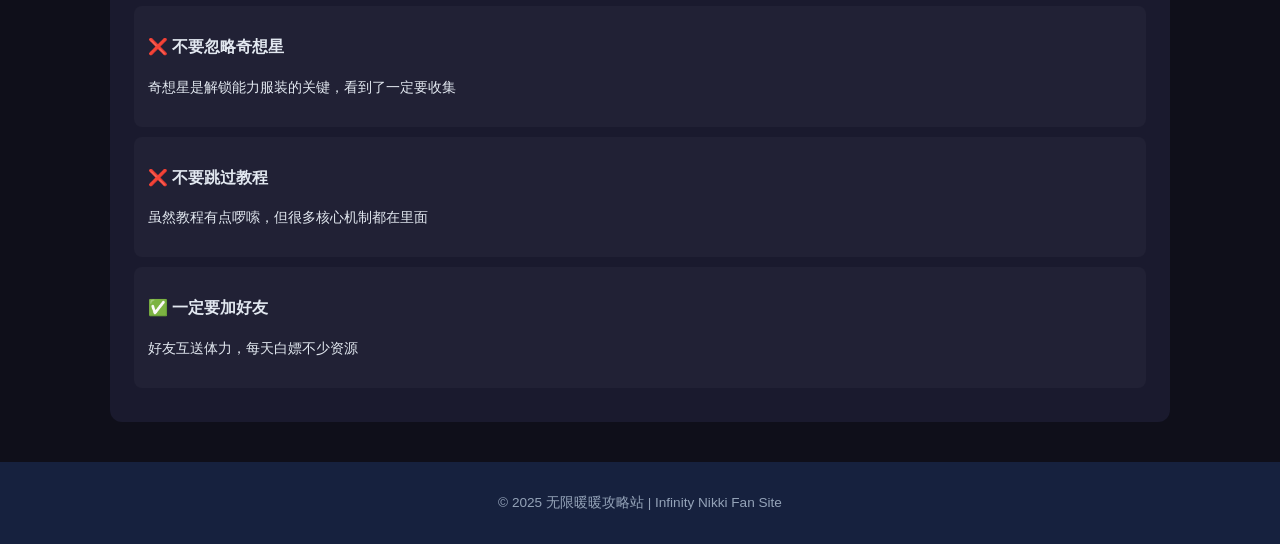
<file: beginner.html>
<!DOCTYPE html>
<html lang="zh-CN">
<head>
    <meta charset="UTF-8">
    <meta name="viewport" content="width=device-width, initial-scale=1.0">
    <title>新手入门攻略 - 无限暖暖攻略站</title>
    <meta name="description" content="无限暖暖新手入门全攻略，从零开始的暖暖世界之旅。">
    <link rel="stylesheet" href="style.css">
    <script async src="https://pagead2.googlesyndication.com/pagead/js/adsbygoogle.js?client=ca-pub-8350493966733244" crossorigin="anonymous"></script>
</head>
<body>
    <header class="site-header">
        <div class="container">
            <div class="logo">
                <h1>✨ 无限暖暖攻略站</h1>
            </div>
            <nav class="main-nav">
                <button class="mobile-menu-btn" id="menuToggle">☰</button>
                <ul id="navMenu">
                    <li><a href="index.html" >首页</a></li>
                    <li><a href="whimstars.html" >奇想星</a></li>
                    <li><a href="dewdrops.html" >灵感露珠</a></li>
                    <li><a href="materials.html" >材料</a></li>
                    <li><a href="outfits.html" >服装</a></li>
                    <li><a href="codes.html" >兑换码</a></li>
                    <li><a href="beginner.html" class="active">新手攻略</a></li>
                    <li><a href="about.html">关于</a></li>
                </ul>
            </nav>
        </div>
    </header>

    <main>
        <section class="page-hero" style="background:linear-gradient(135deg,rgba(74,222,128,0.08),rgba(232,160,255,0.05));">
            <div class="container">
                <h1>🌱 新手入门攻略</h1>
                <p class="page-description">从零开始的无限暖暖之旅，这篇看完你就入门了</p>
            </div>
        </section>

        <section class="content-area">
            <div class="container">
                <div class="guide-article">
                    <h2>一、游戏基础 🎮</h2>
                    <p>《无限暖暖》是叠纸旗下暖暖系列的最新开放世界换装冒险游戏。你将扮演暖暖，在广阔的愿望之乡展开探索与冒险。</p>
                    <ul>
                        <li><strong>平台：</strong>PC(Steam)、iOS、Android</li>
                        <li><strong>类型：</strong>开放世界 / 换装 / 冒险</li>
                        <li><strong>语言：</strong>支持简体中文</li>
                    </ul>
                </div>

                <div class="guide-article">
                    <h2>二、新手每日必做 📋</h2>
                    <div class="todo-list">
                        <div class="todo-item">
                            <span class="todo-check">✅</span>
                            <span><strong>完成每日任务</strong> — 获得钻石和金币的主要来源</span>
                        </div>
                        <div class="todo-item">
                            <span class="todo-check">✅</span>
                            <span><strong>收集灵感露珠</strong> — 每日刷新，每个地图都有</span>
                        </div>
                        <div class="todo-item">
                            <span class="todo-check">✅</span>
                            <span><strong>挑战穿搭关卡</strong> — 获取服装材料和设计图</span>
                        </div>
                        <div class="todo-item">
                            <span class="todo-check">✅</span>
                            <span><strong>探索新区域</strong> — 找奇想星，开传送点</span>
                        </div>
                        <div class="todo-item">
                            <span class="todo-check">✅</span>
                            <span><strong>领取邮件奖励</strong> — 兑换码和补偿都在邮件里</span>
                        </div>
                    </div>
                </div>

                <div class="guide-article">
                    <h2>三、资源系统 💎</h2>
                    <div class="resource-grid">
                        <div class="resource-item">
                            <div class="resource-icon">💎</div>
                            <h4>钻石</h4>
                            <p>抽卡货币，建议存着等限时UP池</p>
                        </div>
                        <div class="resource-item">
                            <div class="resource-icon">🎫</div>
                            <h4>时装券</h4>
                            <p>抽卡券，分限时券和常驻券</p>
                        </div>
                        <div class="resource-item">
                            <div class="resource-icon">⚡</div>
                            <h4>体力</h4>
                            <p>刷材料所需，每日有限</p>
                        </div>
                        <div class="resource-item">
                            <div class="resource-icon">⭐</div>
                            <h4>奇想星</h4>
                            <p>用于解锁能力服装和升级</p>
                        </div>
                    </div>
                </div>

                <div class="guide-article">
                    <h2>四、新手避坑指南 🚫</h2>
                    <div class="tip-card">
                        <p><strong>❌ 不要一开始就抽常驻池</strong></p>
                        <p class="tip-detail">新手钻石有限，建议全部攒着等限时UP，常驻池用送的券抽就行</p>
                    </div>
                    <div class="tip-card">
                        <p><strong>❌ 不要忽略奇想星</strong></p>
                        <p class="tip-detail">奇想星是解锁能力服装的关键，看到了一定要收集</p>
                    </div>
                    <div class="tip-card">
                        <p><strong>❌ 不要跳过教程</strong></p>
                        <p class="tip-detail">虽然教程有点啰嗦，但很多核心机制都在里面</p>
                    </div>
                    <div class="tip-card">
                        <p><strong>✅ 一定要加好友</strong></p>
                        <p class="tip-detail">好友互送体力，每天白嫖不少资源</p>
                    </div>
                </div>
            </div>
        </section>
    </main>

    <footer class="site-footer">
        <div class="container">
            <p>© 2025 无限暖暖攻略站 | Infinity Nikki Fan Site</p>
        </div>
    </footer>

    <script>
    document.getElementById('menuToggle')?.addEventListener('click', () => {
        document.getElementById('navMenu')?.classList.toggle('open');
    });
</body>
</html>
</file>
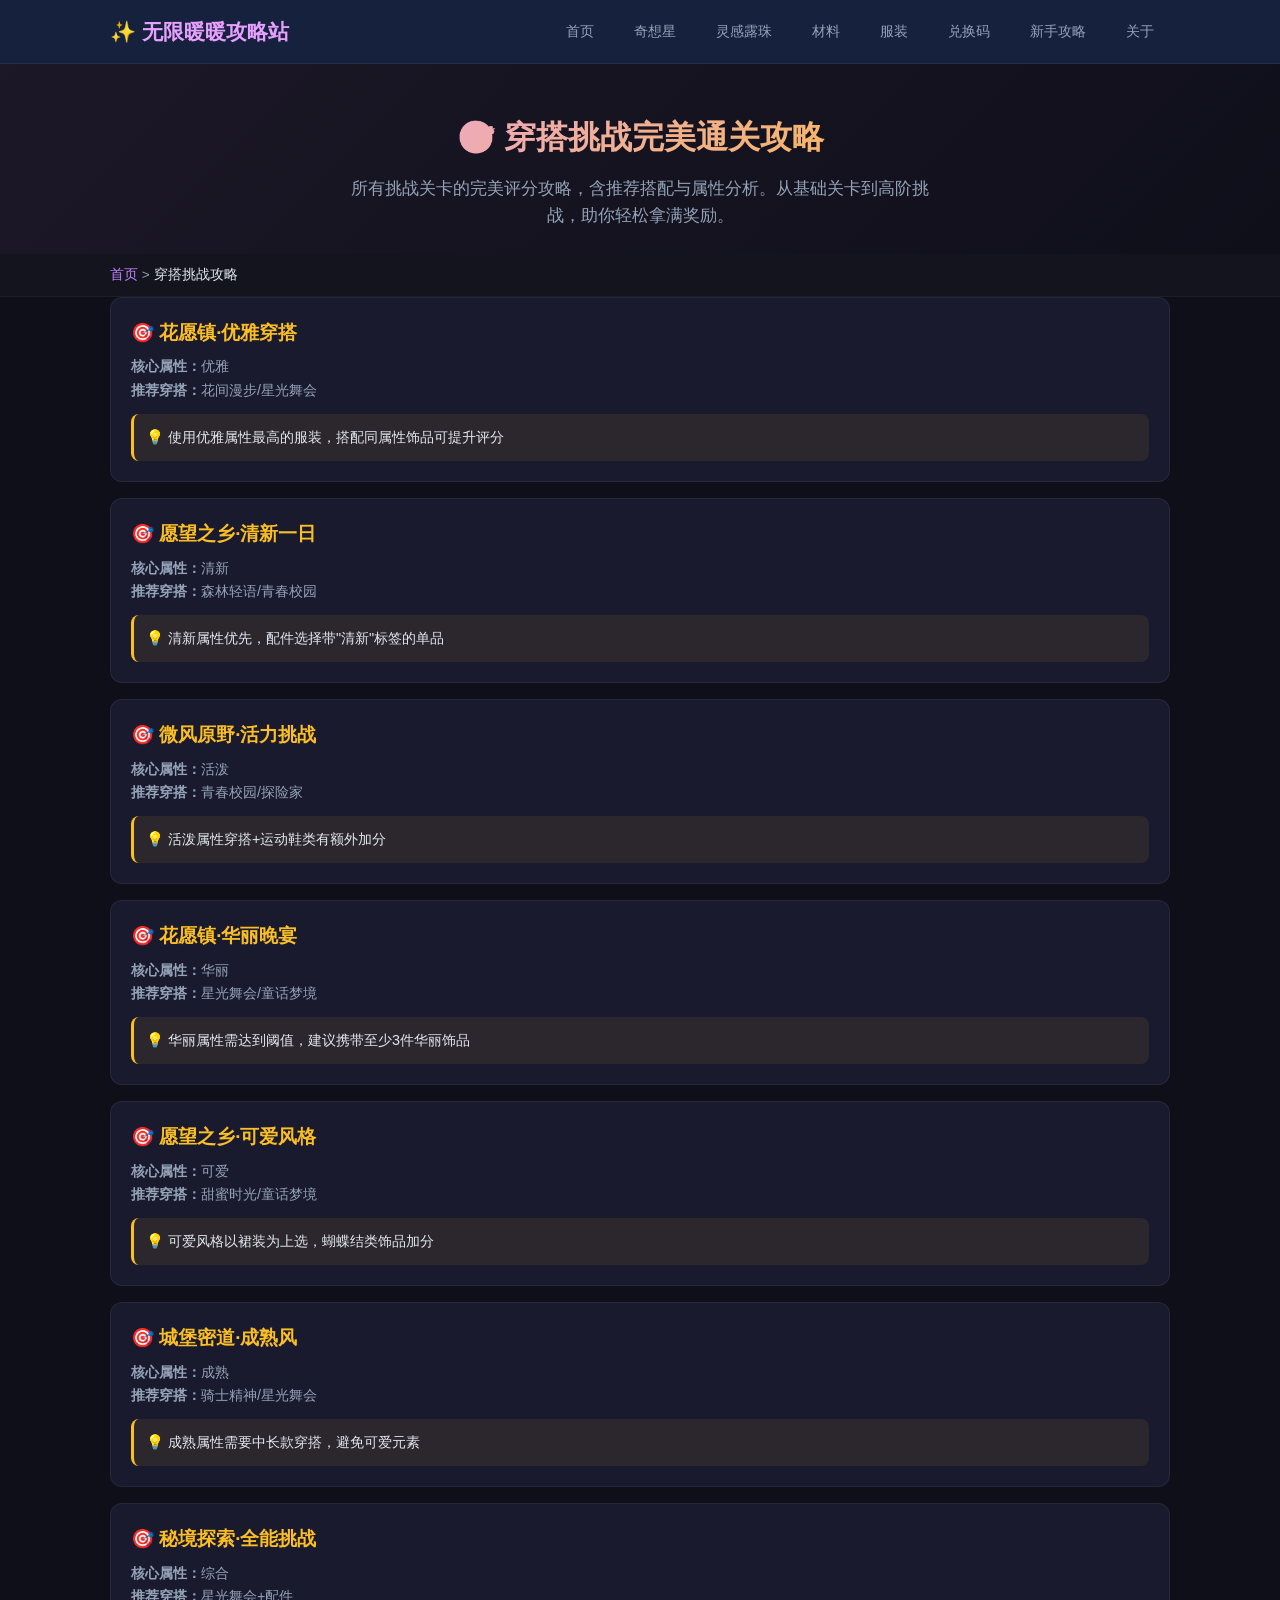
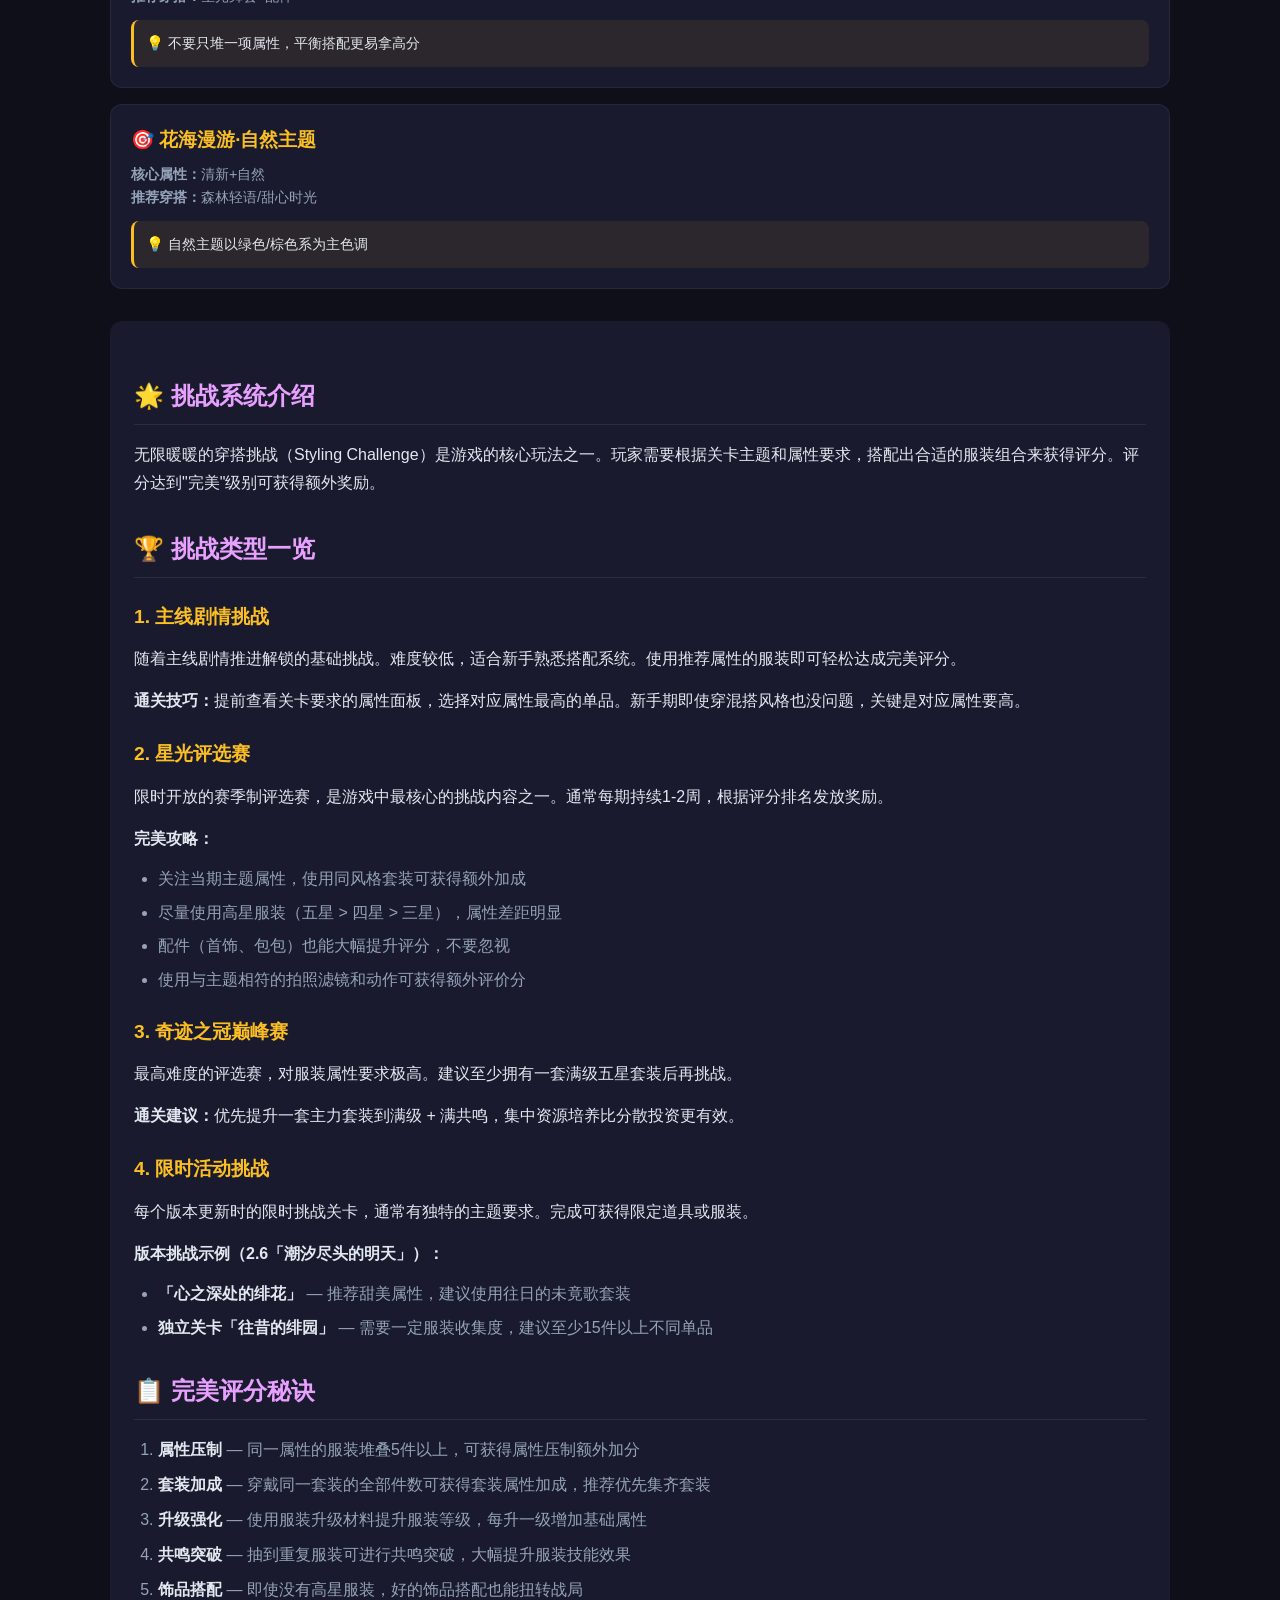
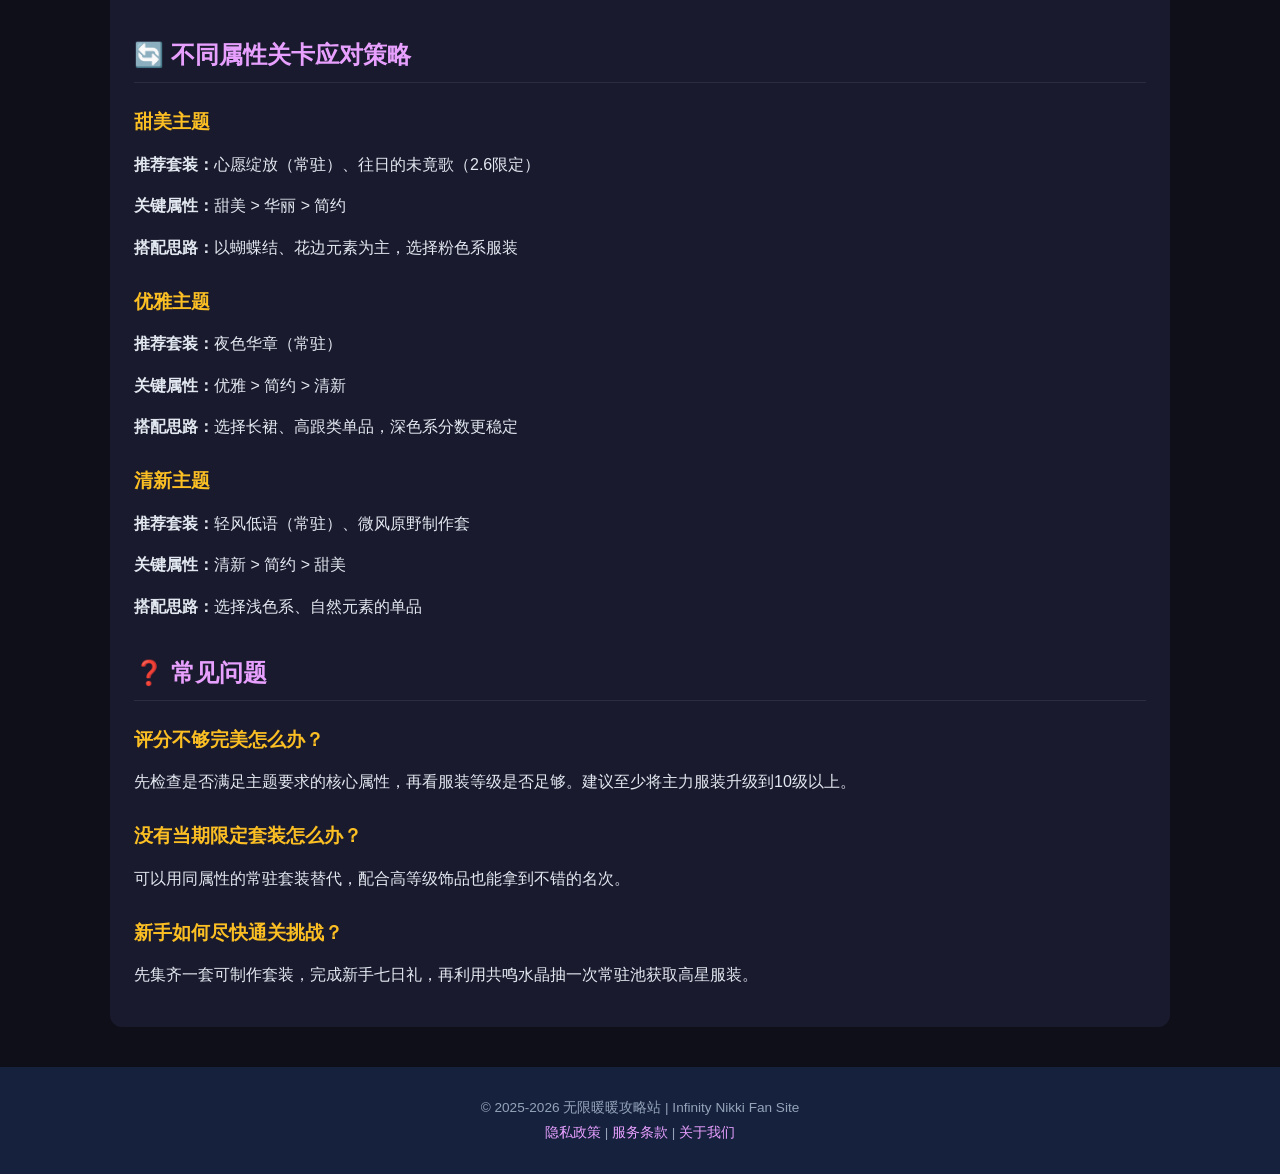
<file: challenges.html>
<!DOCTYPE html>
<html lang="zh-CN">
<head>
    <meta charset="UTF-8">
    <meta name="viewport" content="width=device-width, initial-scale=1.0">
    <title>穿搭挑战完美通关攻略 - 无限暖暖攻略站</title>
    <meta name="description" content="无限暖暖全穿搭挑战完美通关攻略，含星光评选赛、奇迹之冠巅峰赛等所有挑战关卡的完美评分攻略，推荐搭配与属性分析。">
    <meta name="keywords" content="无限暖暖, 穿搭挑战, 星光评选赛, 完美通关, 服装搭配, 评分攻略">
    <link rel="stylesheet" href="style.css">
    <script async src="https://pagead2.googlesyndication.com/pagead/js/adsbygoogle.js?client=ca-pub-8350493966733244" crossorigin="anonymous"></script>
    <script type="application/ld+json">
    {
        "@context": "https://schema.org",
        "@type": "Article",
        "name": "穿搭挑战完美通关攻略",
        "description": "无限暖暖所有挑战关卡的完美评分攻略，含推荐搭配与属性分析。",
        "about": "无限暖暖穿搭挑战"
    }
    </script>
</head>
<body>
    <header class="site-header">
        <div class="container">
            <div class="logo">
                <h1>✨ 无限暖暖攻略站</h1>
            </div>
            <nav class="main-nav">
                <button class="mobile-menu-btn" id="menuToggle">☰</button>
                <ul id="navMenu">
                    <li><a href="index.html">首页</a></li>
                    <li><a href="whimstars.html">奇想星</a></li>
                    <li><a href="dewdrops.html">灵感露珠</a></li>
                    <li><a href="materials.html">材料</a></li>
                    <li><a href="outfits.html">服装</a></li>
                    <li><a href="codes.html">兑换码</a></li>
                    <li><a href="beginner.html">新手攻略</a></li>
                    <li><a href="about.html">关于</a></li>
                </ul>
            </nav>
        </div>
    </header>

    <main>
        <section class="page-hero">
            <div class="container">
                <h1>🎯 穿搭挑战完美通关攻略</h1>
                <p class="page-description">所有挑战关卡的完美评分攻略，含推荐搭配与属性分析。从基础关卡到高阶挑战，助你轻松拿满奖励。</p>
            </div>
        </section>

        <div class="breadcrumb">
            <div class="container">
                <a href="index.html">首页</a> &gt; <span>穿搭挑战攻略</span>
            </div>
        </div>

        <!-- JS动态渲染关卡列表 -->
        <section class="content-area">
            <div class="container">
                <div class="challenge-list" id="challengeList"></div>
            </div>
        </section>

        <!-- 详细的挑战攻略内容 -->
        <section class="content-area" style="padding-top:0;">
            <div class="container">
                <div class="guide-article">
                    <h2>🌟 挑战系统介绍</h2>
                    <p>无限暖暖的穿搭挑战（Styling Challenge）是游戏的核心玩法之一。玩家需要根据关卡主题和属性要求，搭配出合适的服装组合来获得评分。评分达到"完美"级别可获得额外奖励。</p>

                    <h2>🏆 挑战类型一览</h2>
                    
                    <h3>1. 主线剧情挑战</h3>
                    <p>随着主线剧情推进解锁的基础挑战。难度较低，适合新手熟悉搭配系统。使用推荐属性的服装即可轻松达成完美评分。</p>
                    <p><strong>通关技巧：</strong>提前查看关卡要求的属性面板，选择对应属性最高的单品。新手期即使穿混搭风格也没问题，关键是对应属性要高。</p>

                    <h3>2. 星光评选赛</h3>
                    <p>限时开放的赛季制评选赛，是游戏中最核心的挑战内容之一。通常每期持续1-2周，根据评分排名发放奖励。</p>
                    <p><strong>完美攻略：</strong></p>
                    <ul>
                        <li>关注当期主题属性，使用同风格套装可获得额外加成</li>
                        <li>尽量使用高星服装（五星 > 四星 > 三星），属性差距明显</li>
                        <li>配件（首饰、包包）也能大幅提升评分，不要忽视</li>
                        <li>使用与主题相符的拍照滤镜和动作可获得额外评价分</li>
                    </ul>

                    <h3>3. 奇迹之冠巅峰赛</h3>
                    <p>最高难度的评选赛，对服装属性要求极高。建议至少拥有一套满级五星套装后再挑战。</p>
                    <p><strong>通关建议：</strong>优先提升一套主力套装到满级 + 满共鸣，集中资源培养比分散投资更有效。</p>

                    <h3>4. 限时活动挑战</h3>
                    <p>每个版本更新时的限时挑战关卡，通常有独特的主题要求。完成可获得限定道具或服装。</p>
                    <p><strong>版本挑战示例（2.6「潮汐尽头的明天」）：</strong></p>
                    <ul>
                        <li><strong>「心之深处的绯花」</strong> — 推荐甜美属性，建议使用往日的未竟歌套装</li>
                        <li><strong>独立关卡「往昔的绯园」</strong> — 需要一定服装收集度，建议至少15件以上不同单品</li>
                    </ul>

                    <h2>📋 完美评分秘诀</h2>
                    <ol>
                        <li><strong>属性压制</strong> — 同一属性的服装堆叠5件以上，可获得属性压制额外加分</li>
                        <li><strong>套装加成</strong> — 穿戴同一套装的全部件数可获得套装属性加成，推荐优先集齐套装</li>
                        <li><strong>升级强化</strong> — 使用服装升级材料提升服装等级，每升一级增加基础属性</li>
                        <li><strong>共鸣突破</strong> — 抽到重复服装可进行共鸣突破，大幅提升服装技能效果</li>
                        <li><strong>饰品搭配</strong> — 即使没有高星服装，好的饰品搭配也能扭转战局</li>
                    </ol>

                    <h2>🔄 不同属性关卡应对策略</h2>
                    
                    <h3>甜美主题</h3>
                    <p><strong>推荐套装：</strong>心愿绽放（常驻）、往日的未竟歌（2.6限定）</p>
                    <p><strong>关键属性：</strong>甜美 > 华丽 > 简约</p>
                    <p><strong>搭配思路：</strong>以蝴蝶结、花边元素为主，选择粉色系服装</p>

                    <h3>优雅主题</h3>
                    <p><strong>推荐套装：</strong>夜色华章（常驻）</p>
                    <p><strong>关键属性：</strong>优雅 > 简约 > 清新</p>
                    <p><strong>搭配思路：</strong>选择长裙、高跟类单品，深色系分数更稳定</p>

                    <h3>清新主题</h3>
                    <p><strong>推荐套装：</strong>轻风低语（常驻）、微风原野制作套</p>
                    <p><strong>关键属性：</strong>清新 > 简约 > 甜美</p>
                    <p><strong>搭配思路：</strong>选择浅色系、自然元素的单品</p>

                    <h2>❓ 常见问题</h2>
                    <h3>评分不够完美怎么办？</h3>
                    <p>先检查是否满足主题要求的核心属性，再看服装等级是否足够。建议至少将主力服装升级到10级以上。</p>
                    <h3>没有当期限定套装怎么办？</h3>
                    <p>可以用同属性的常驻套装替代，配合高等级饰品也能拿到不错的名次。</p>
                    <h3>新手如何尽快通关挑战？</h3>
                    <p>先集齐一套可制作套装，完成新手七日礼，再利用共鸣水晶抽一次常驻池获取高星服装。</p>
                </div>
            </div>
        </section>
    </main>

    <footer class="site-footer">
        <div class="container">
            <p>© 2025-2026 无限暖暖攻略站 | Infinity Nikki Fan Site</p>
            <p class="footer-note"><a href="privacy.html">隐私政策</a> | <a href="terms.html">服务条款</a> | <a href="about.html">关于我们</a></p>
        </div>
    </footer>

    <script src="script.js"></script>
</body>
</html>
</file>
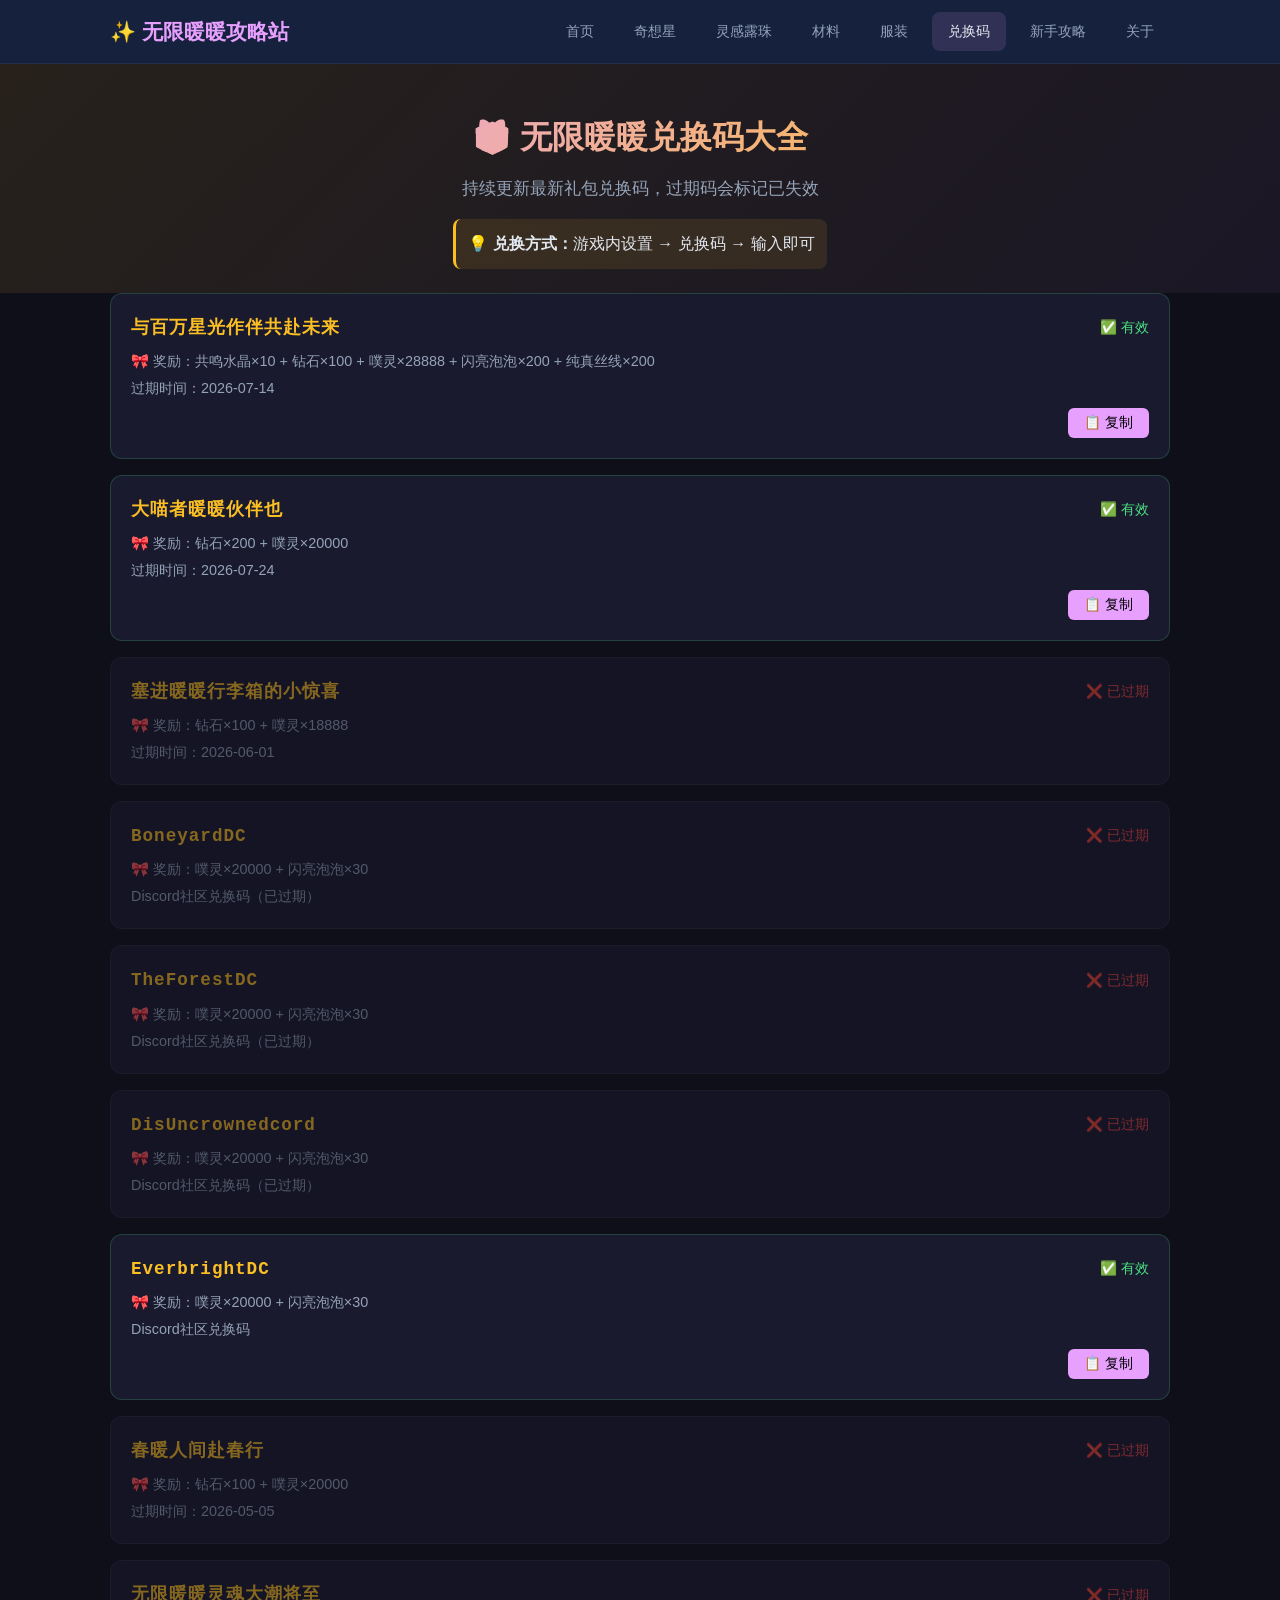
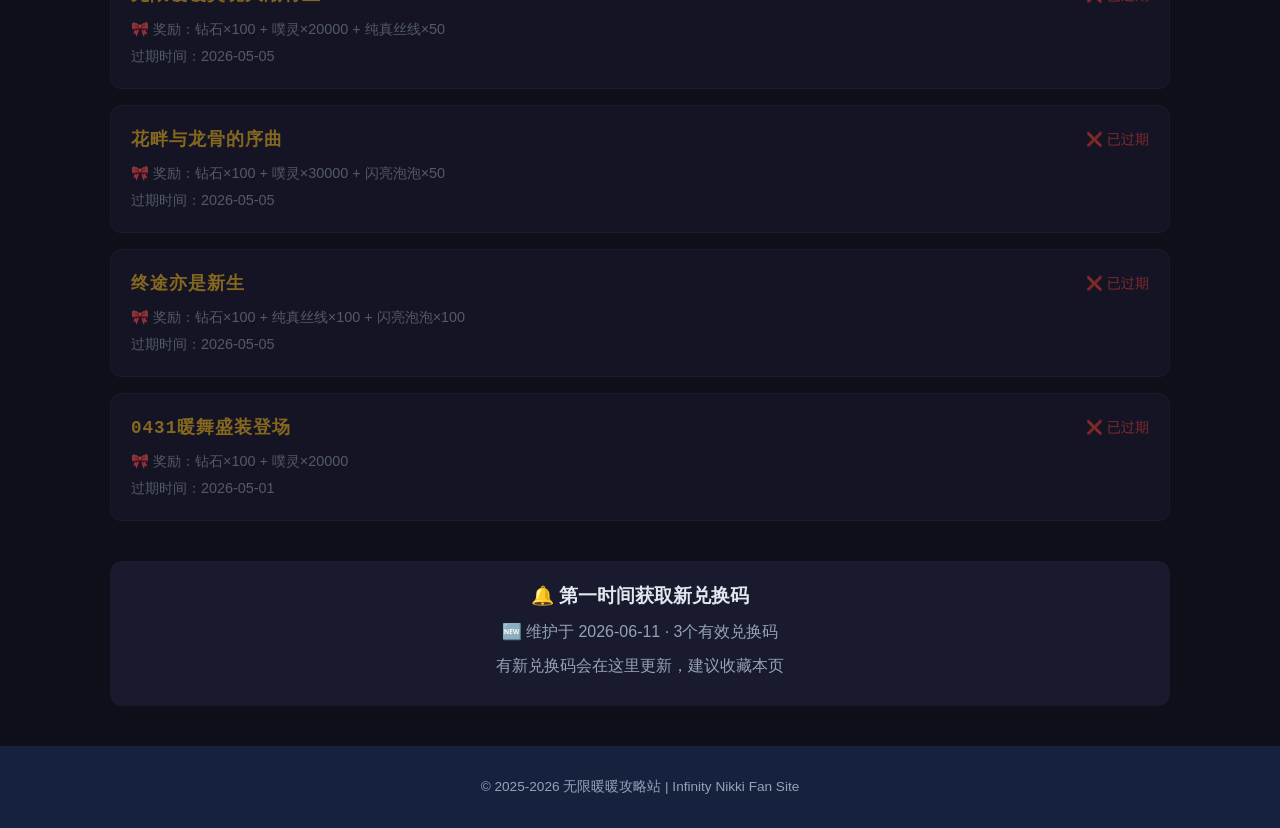
<file: codes.html>
<!DOCTYPE html>
<html lang="zh-CN">
<head>
    <meta charset="UTF-8">
    <meta name="viewport" content="width=device-width, initial-scale=1.0">
    <title>无限暖暖兑换码大全【2026年6月更新】 - 无限暖暖攻略站</title>
    <meta name="description" content="无限暖暖最新兑换码汇总，持续更新礼包码、时装兑换码。当前更新于2026年6月11日。">
    <link rel="stylesheet" href="style.css">
    <script async src="https://pagead2.googlesyndication.com/pagead/js/adsbygoogle.js?client=ca-pub-8350493966733244" crossorigin="anonymous"></script>
</head>
<body>
    <header class="site-header">
        <div class="container">
            <div class="logo">
                <h1>✨ 无限暖暖攻略站</h1>
            </div>
            <nav class="main-nav">
                <button class="mobile-menu-btn" id="menuToggle">☰</button>
                <ul id="navMenu">
                    <li><a href="index.html" >首页</a></li>
                    <li><a href="whimstars.html" >奇想星</a></li>
                    <li><a href="dewdrops.html" >灵感露珠</a></li>
                    <li><a href="materials.html" >材料</a></li>
                    <li><a href="outfits.html" >服装</a></li>
                    <li><a href="codes.html" class="active">兑换码</a></li>
                    <li><a href="beginner.html" >新手攻略</a></li>
                    <li><a href="about.html">关于</a></li>
                </ul>
            </nav>
        </div>
    </header>

    <main>
        <section class="page-hero" style="background:linear-gradient(135deg,rgba(251,191,36,0.1),rgba(232,160,255,0.05));">
            <div class="container">
                <h1>🎁 无限暖暖兑换码大全</h1>
                <p class="page-description">持续更新最新礼包兑换码，过期码会标记已失效</p>
                <div style="margin-top:16px;padding:12px;background:rgba(251,191,36,0.1);border-radius:8px;border-left:3px solid #fbbf24;display:inline-block;">
                    💡 <strong>兑换方式：</strong>游戏内设置 → 兑换码 → 输入即可
                </div>
            </div>
        </section>

        <section class="content-area">
            <div class="container">
                <div class="code-list">
                    <div class="code-item active">
                        <div class="code-header">
                            <span class="code-value">与百万星光作伴共赴未来</span>
                            <span class="code-status active">✅ 有效</span>
                        </div>
                        <div class="code-body">
                            <p>🎀 奖励：共鸣水晶×10 + 钻石×100 + 噗灵×28888 + 闪亮泡泡×200 + 纯真丝线×200</p>
                            <p class="code-date">过期时间：2026-07-14</p>
                        </div>
                        <button class="copy-btn" onclick="copyCode('与百万星光作伴共赴未来')">📋 复制</button>
                    </div>

                    <div class="code-item active">
                        <div class="code-header">
                            <span class="code-value">大喵者暖暖伙伴也</span>
                            <span class="code-status active">✅ 有效</span>
                        </div>
                        <div class="code-body">
                            <p>🎀 奖励：钻石×200 + 噗灵×20000</p>
                            <p class="code-date">过期时间：2026-07-24</p>
                        </div>
                        <button class="copy-btn" onclick="copyCode('大喵者暖暖伙伴也')">📋 复制</button>
                    </div>

                    <div class="code-item expired">
                        <div class="code-header">
                            <span class="code-value">塞进暖暖行李箱的小惊喜</span>
                            <span class="code-status expired">❌ 已过期</span>
                        </div>
                        <div class="code-body">
                            <p>🎀 奖励：钻石×100 + 噗灵×18888</p>
                            <p class="code-date">过期时间：2026-06-01</p>
                        </div>
                    </div>

                    <div class="code-item expired">
                        <div class="code-header">
                            <span class="code-value">BoneyardDC</span>
                            <span class="code-status expired">❌ 已过期</span>
                        </div>
                        <div class="code-body">
                            <p>🎀 奖励：噗灵×20000 + 闪亮泡泡×30</p>
                            <p class="code-date">Discord社区兑换码（已过期）</p>
                        </div>
                    </div>

                    <div class="code-item expired">
                        <div class="code-header">
                            <span class="code-value">TheForestDC</span>
                            <span class="code-status expired">❌ 已过期</span>
                        </div>
                        <div class="code-body">
                            <p>🎀 奖励：噗灵×20000 + 闪亮泡泡×30</p>
                            <p class="code-date">Discord社区兑换码（已过期）</p>
                        </div>
                    </div>

                    <div class="code-item expired">
                        <div class="code-header">
                            <span class="code-value">DisUncrownedcord</span>
                            <span class="code-status expired">❌ 已过期</span>
                        </div>
                        <div class="code-body">
                            <p>🎀 奖励：噗灵×20000 + 闪亮泡泡×30</p>
                            <p class="code-date">Discord社区兑换码（已过期）</p>
                        </div>
                    </div>

                    <div class="code-item active">
                        <div class="code-header">
                            <span class="code-value">EverbrightDC</span>
                            <span class="code-status active">✅ 有效</span>
                        </div>
                        <div class="code-body">
                            <p>🎀 奖励：噗灵×20000 + 闪亮泡泡×30</p>
                            <p class="code-date">Discord社区兑换码</p>
                        </div>
                        <button class="copy-btn" onclick="copyCode('EverbrightDC')">📋 复制</button>
                    </div>

                    <div class="code-item expired">
                        <div class="code-header">
                            <span class="code-value">春暖人间赴春行</span>
                            <span class="code-status expired">❌ 已过期</span>
                        </div>
                        <div class="code-body">
                            <p>🎀 奖励：钻石×100 + 噗灵×20000</p>
                            <p class="code-date">过期时间：2026-05-05</p>
                        </div>
                    </div>

                    <div class="code-item expired">
                        <div class="code-header">
                            <span class="code-value">无限暖暖灵魂大潮将至</span>
                            <span class="code-status expired">❌ 已过期</span>
                        </div>
                        <div class="code-body">
                            <p>🎀 奖励：钻石×100 + 噗灵×20000 + 纯真丝线×50</p>
                            <p class="code-date">过期时间：2026-05-05</p>
                        </div>
                    </div>

                    <div class="code-item expired">
                        <div class="code-header">
                            <span class="code-value">花畔与龙骨的序曲</span>
                            <span class="code-status expired">❌ 已过期</span>
                        </div>
                        <div class="code-body">
                            <p>🎀 奖励：钻石×100 + 噗灵×30000 + 闪亮泡泡×50</p>
                            <p class="code-date">过期时间：2026-05-05</p>
                        </div>
                    </div>

                    <div class="code-item expired">
                        <div class="code-header">
                            <span class="code-value">终途亦是新生</span>
                            <span class="code-status expired">❌ 已过期</span>
                        </div>
                        <div class="code-body">
                            <p>🎀 奖励：钻石×100 + 纯真丝线×100 + 闪亮泡泡×100</p>
                            <p class="code-date">过期时间：2026-05-05</p>
                        </div>
                    </div>

                    <div class="code-item expired">
                        <div class="code-header">
                            <span class="code-value">0431暖舞盛装登场</span>
                            <span class="code-status expired">❌ 已过期</span>
                        </div>
                        <div class="code-body">
                            <p>🎀 奖励：钻石×100 + 噗灵×20000</p>
                            <p class="code-date">过期时间：2026-05-01</p>
                        </div>
                    </div>
                </div>

                <div style="margin-top:40px;padding:20px;background:var(--bg-card);border-radius:12px;text-align:center;">
                    <h3>🔔 第一时间获取新兑换码</h3>
                    <p style="color:var(--text-dim);margin:8px 0;">🆕 维护于 2026-06-11 · 3个有效兑换码</p>
                    <p style="color:var(--text-dim);margin:8px 0;">有新兑换码会在这里更新，建议收藏本页</p>
                </div>
            </div>
        </section>
    </main>

    <footer class="site-footer">
        <div class="container">
            <p>© 2025-2026 无限暖暖攻略站 | Infinity Nikki Fan Site</p>
        </div>
    </footer>

    <script>
    function copyCode(code) {
        navigator.clipboard.writeText(code).then(() => {
            const btn = event.target;
            btn.textContent = '✅ 已复制';
            setTimeout(() => btn.textContent = '📋 复制', 2000);
        });
    }
    // Mobile menu
    document.getElementById('menuToggle')?.addEventListener('click', () => {
        document.getElementById('navMenu')?.classList.toggle('open');
    });
</body>
</html>
</file>
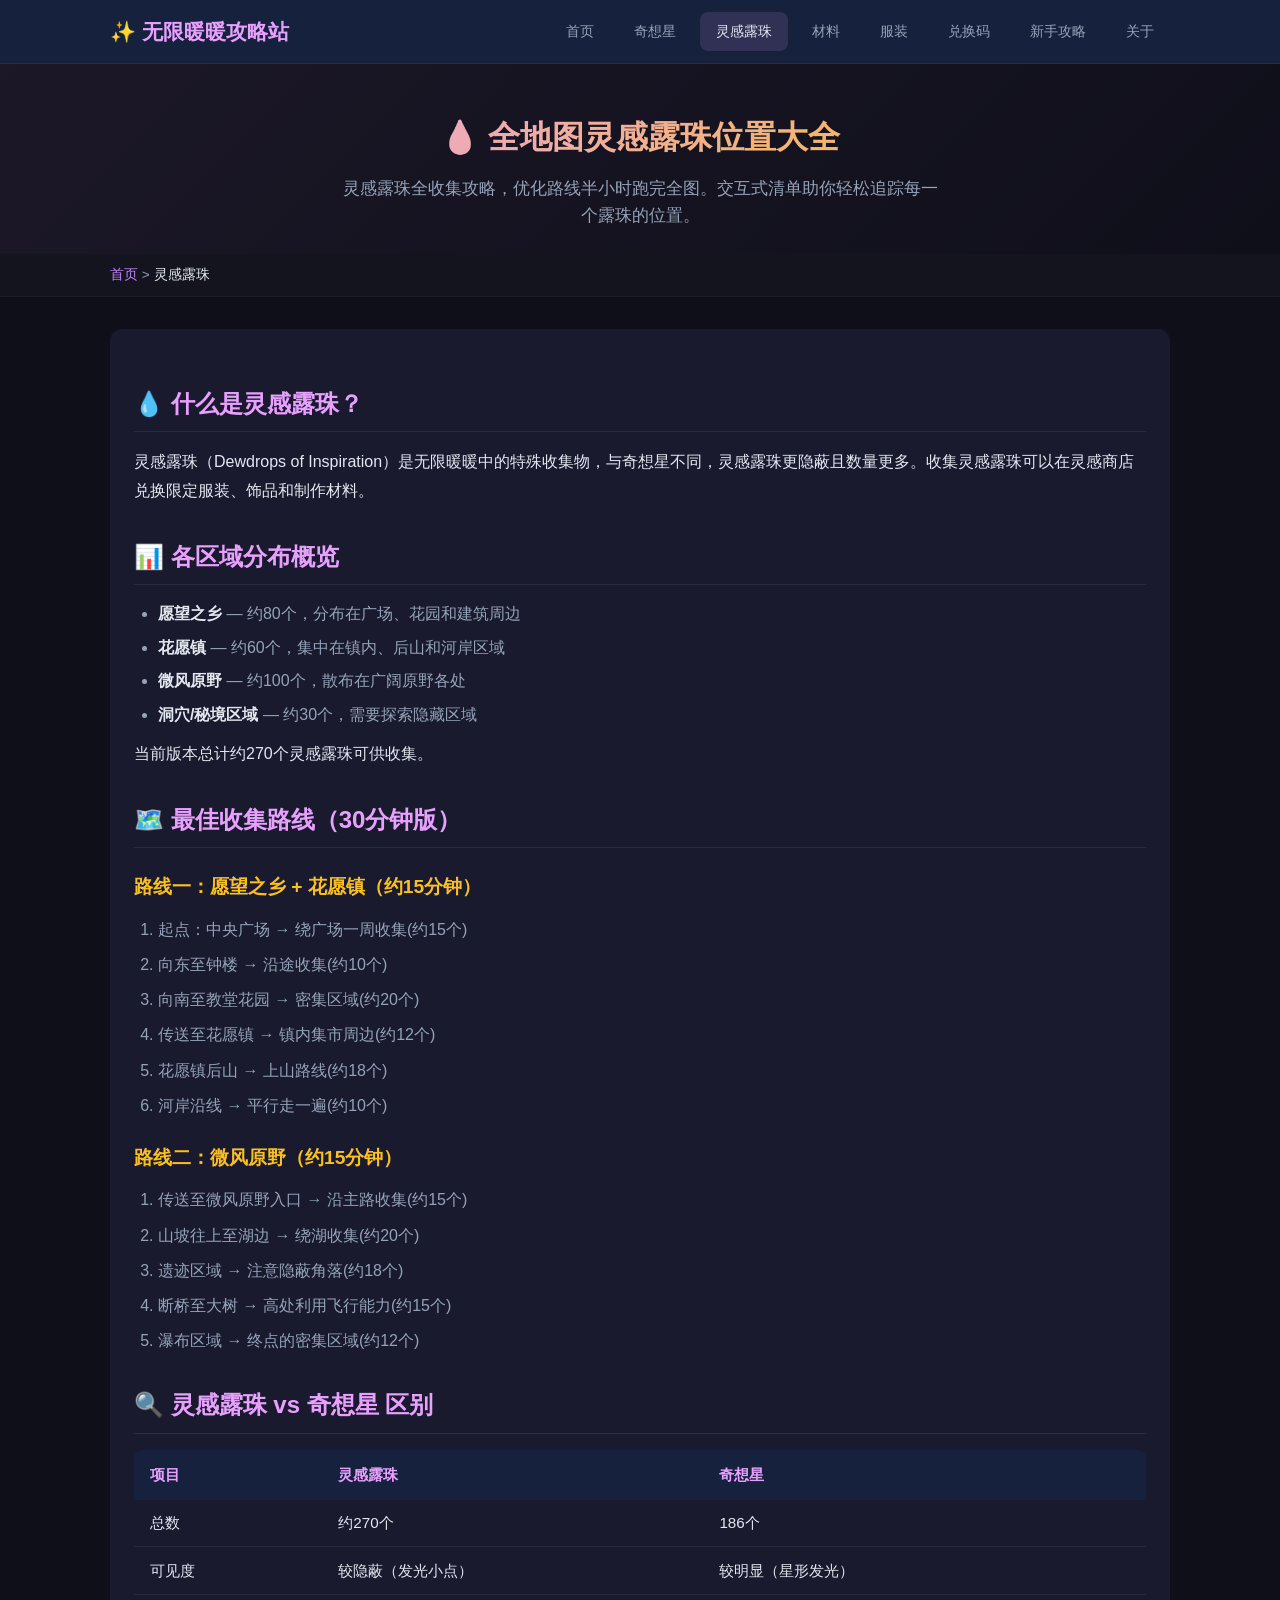
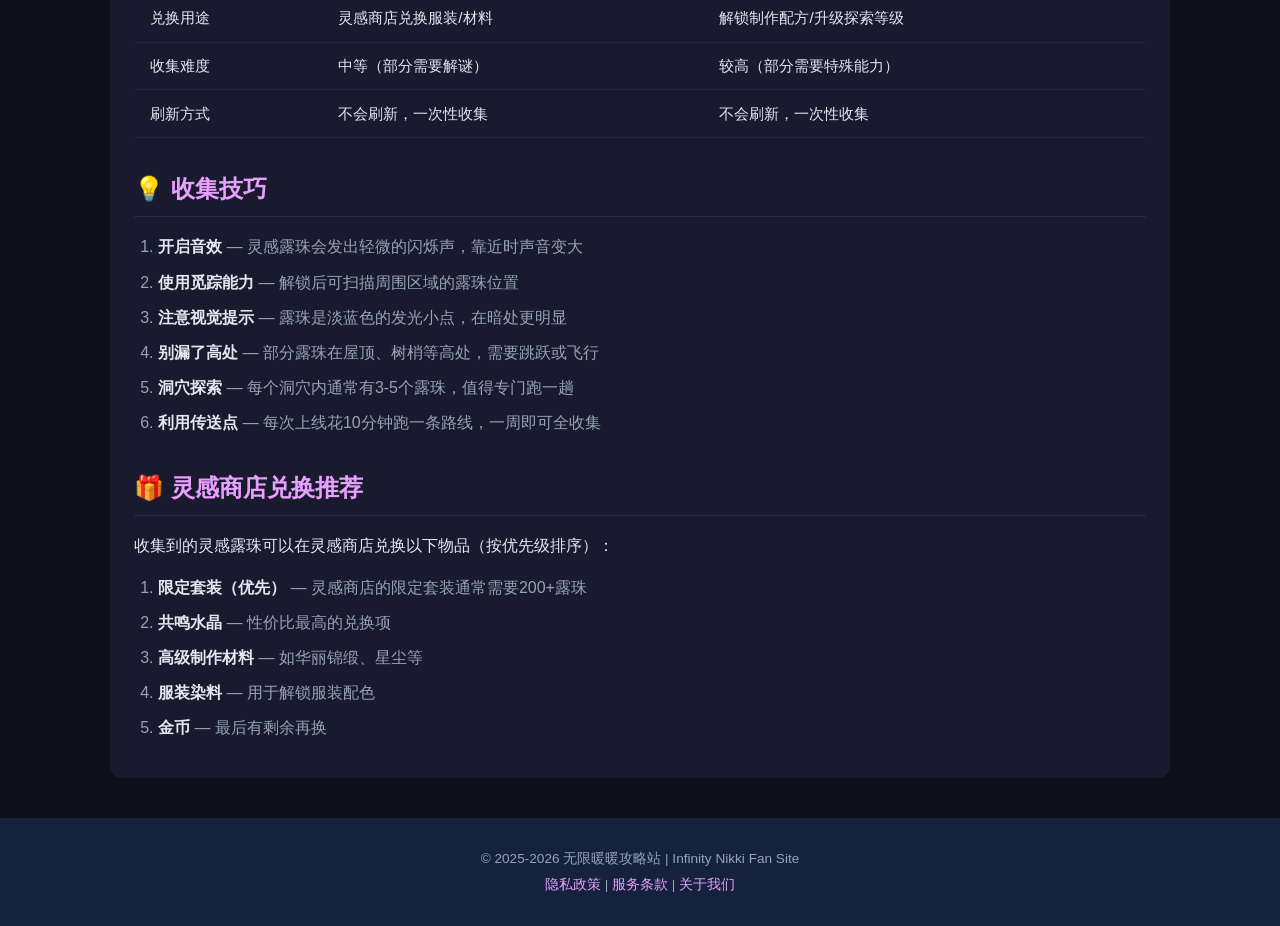
<file: dewdrops.html>
<!DOCTYPE html>
<html lang="zh-CN">
<head>
    <meta charset="UTF-8">
    <meta name="viewport" content="width=device-width, initial-scale=1.0">
    <title>全地图灵感露珠位置大全 - 无限暖暖攻略站</title>
    <meta name="description" content="无限暖暖全地图灵感露珠收集攻略，包含所有区域灵感露珠位置、路线优化技巧。优化路线半小时跑完全图拿满奖励。">
    <meta name="keywords" content="无限暖暖, 灵感露珠, 全收集, 位置, 路线, 奖励">
    <link rel="stylesheet" href="style.css">
    <script async src="https://pagead2.googlesyndication.com/pagead/js/adsbygoogle.js?client=ca-pub-8350493966733244" crossorigin="anonymous"></script>
    <script type="application/ld+json">
    {
        "@context": "https://schema.org",
        "@type": "CollectionPage",
        "name": "全地图灵感露珠位置大全",
        "description": "无限暖暖全地图灵感露珠收集攻略与最优路线。",
        "about": "无限暖暖灵感露珠收集"
    }
    </script>
</head>
<body>
    <header class="site-header">
        <div class="container">
            <div class="logo">
                <h1>✨ 无限暖暖攻略站</h1>
            </div>
            <nav class="main-nav">
                <button class="mobile-menu-btn" id="menuToggle">☰</button>
                <ul id="navMenu">
                    <li><a href="index.html">首页</a></li>
                    <li><a href="whimstars.html">奇想星</a></li>
                    <li><a href="dewdrops.html" class="active">灵感露珠</a></li>
                    <li><a href="materials.html">材料</a></li>
                    <li><a href="outfits.html">服装</a></li>
                    <li><a href="codes.html">兑换码</a></li>
                    <li><a href="beginner.html">新手攻略</a></li>
                    <li><a href="about.html">关于</a></li>
                </ul>
            </nav>
        </div>
    </header>

    <main>
        <section class="page-hero">
            <div class="container">
                <h1>💧 全地图灵感露珠位置大全</h1>
                <p class="page-description">灵感露珠全收集攻略，优化路线半小时跑完全图。交互式清单助你轻松追踪每一个露珠的位置。</p>
            </div>
        </section>

        <div class="breadcrumb">
            <div class="container">
                <a href="index.html">首页</a> &gt; <span>灵感露珠</span>
            </div>
        </div>

        <section class="content-area">
            <div class="container">
                <div class="guide-article">
                    <h2>💧 什么是灵感露珠？</h2>
                    <p>灵感露珠（Dewdrops of Inspiration）是无限暖暖中的特殊收集物，与奇想星不同，灵感露珠更隐蔽且数量更多。收集灵感露珠可以在灵感商店兑换限定服装、饰品和制作材料。</p>

                    <h2>📊 各区域分布概览</h2>
                    <ul>
                        <li><strong>愿望之乡</strong> — 约80个，分布在广场、花园和建筑周边</li>
                        <li><strong>花愿镇</strong> — 约60个，集中在镇内、后山和河岸区域</li>
                        <li><strong>微风原野</strong> — 约100个，散布在广阔原野各处</li>
                        <li><strong>洞穴/秘境区域</strong> — 约30个，需要探索隐藏区域</li>
                    </ul>
                    <p>当前版本总计约270个灵感露珠可供收集。</p>

                    <h2>🗺️ 最佳收集路线（30分钟版）</h2>
                    
                    <h3>路线一：愿望之乡 + 花愿镇（约15分钟）</h3>
                    <ol>
                        <li>起点：中央广场 → 绕广场一周收集(约15个)</li>
                        <li>向东至钟楼 → 沿途收集(约10个)</li>
                        <li>向南至教堂花园 → 密集区域(约20个)</li>
                        <li>传送至花愿镇 → 镇内集市周边(约12个)</li>
                        <li>花愿镇后山 → 上山路线(约18个)</li>
                        <li>河岸沿线 → 平行走一遍(约10个)</li>
                    </ol>

                    <h3>路线二：微风原野（约15分钟）</h3>
                    <ol>
                        <li>传送至微风原野入口 → 沿主路收集(约15个)</li>
                        <li>山坡往上至湖边 → 绕湖收集(约20个)</li>
                        <li>遗迹区域 → 注意隐蔽角落(约18个)</li>
                        <li>断桥至大树 → 高处利用飞行能力(约15个)</li>
                        <li>瀑布区域 → 终点的密集区域(约12个)</li>
                    </ol>

                    <h2>🔍 灵感露珠 vs 奇想星 区别</h2>
                    <table class="collect-table">
                        <thead>
                            <tr><th>项目</th><th>灵感露珠</th><th>奇想星</th></tr>
                        </thead>
                        <tbody>
                            <tr><td>总数</td><td>约270个</td><td>186个</td></tr>
                            <tr><td>可见度</td><td>较隐蔽（发光小点）</td><td>较明显（星形发光）</td></tr>
                            <tr><td>兑换用途</td><td>灵感商店兑换服装/材料</td><td>解锁制作配方/升级探索等级</td></tr>
                            <tr><td>收集难度</td><td>中等（部分需要解谜）</td><td>较高（部分需要特殊能力）</td></tr>
                            <tr><td>刷新方式</td><td>不会刷新，一次性收集</td><td>不会刷新，一次性收集</td></tr>
                        </tbody>
                    </table>

                    <h2>💡 收集技巧</h2>
                    <ol>
                        <li><strong>开启音效</strong> — 灵感露珠会发出轻微的闪烁声，靠近时声音变大</li>
                        <li><strong>使用觅踪能力</strong> — 解锁后可扫描周围区域的露珠位置</li>
                        <li><strong>注意视觉提示</strong> — 露珠是淡蓝色的发光小点，在暗处更明显</li>
                        <li><strong>别漏了高处</strong> — 部分露珠在屋顶、树梢等高处，需要跳跃或飞行</li>
                        <li><strong>洞穴探索</strong> — 每个洞穴内通常有3-5个露珠，值得专门跑一趟</li>
                        <li><strong>利用传送点</strong> — 每次上线花10分钟跑一条路线，一周即可全收集</li>
                    </ol>

                    <h2>🎁 灵感商店兑换推荐</h2>
                    <p>收集到的灵感露珠可以在灵感商店兑换以下物品（按优先级排序）：</p>
                    <ol>
                        <li><strong>限定套装（优先）</strong> — 灵感商店的限定套装通常需要200+露珠</li>
                        <li><strong>共鸣水晶</strong> — 性价比最高的兑换项</li>
                        <li><strong>高级制作材料</strong> — 如华丽锦缎、星尘等</li>
                        <li><strong>服装染料</strong> — 用于解锁服装配色</li>
                        <li><strong>金币</strong> — 最后有剩余再换</li>
                    </ol>
                </div>
            </div>
        </section>
    </main>

    <footer class="site-footer">
        <div class="container">
            <p>© 2025-2026 无限暖暖攻略站 | Infinity Nikki Fan Site</p>
            <p class="footer-note"><a href="privacy.html">隐私政策</a> | <a href="terms.html">服务条款</a> | <a href="about.html">关于我们</a></p>
        </div>
    </footer>

    <script src="script.js"></script>
</body>
</html>
</file>
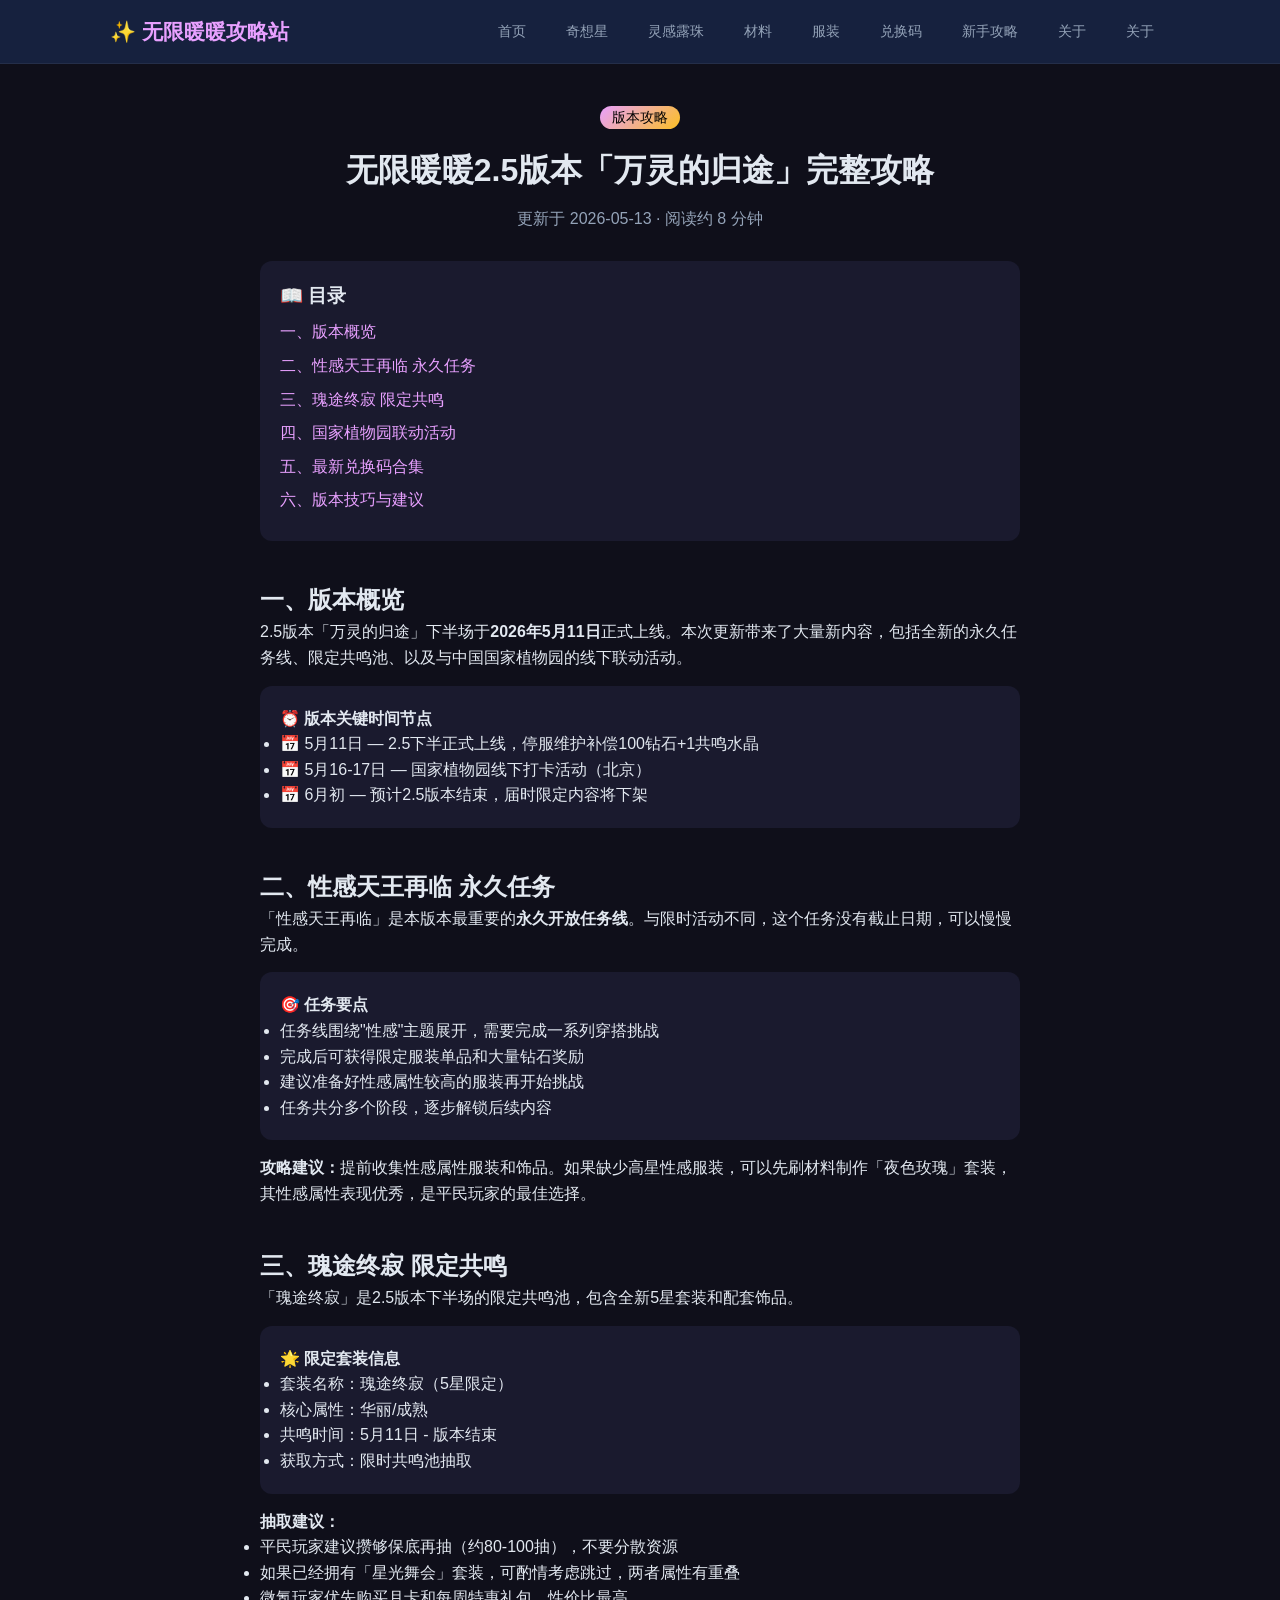
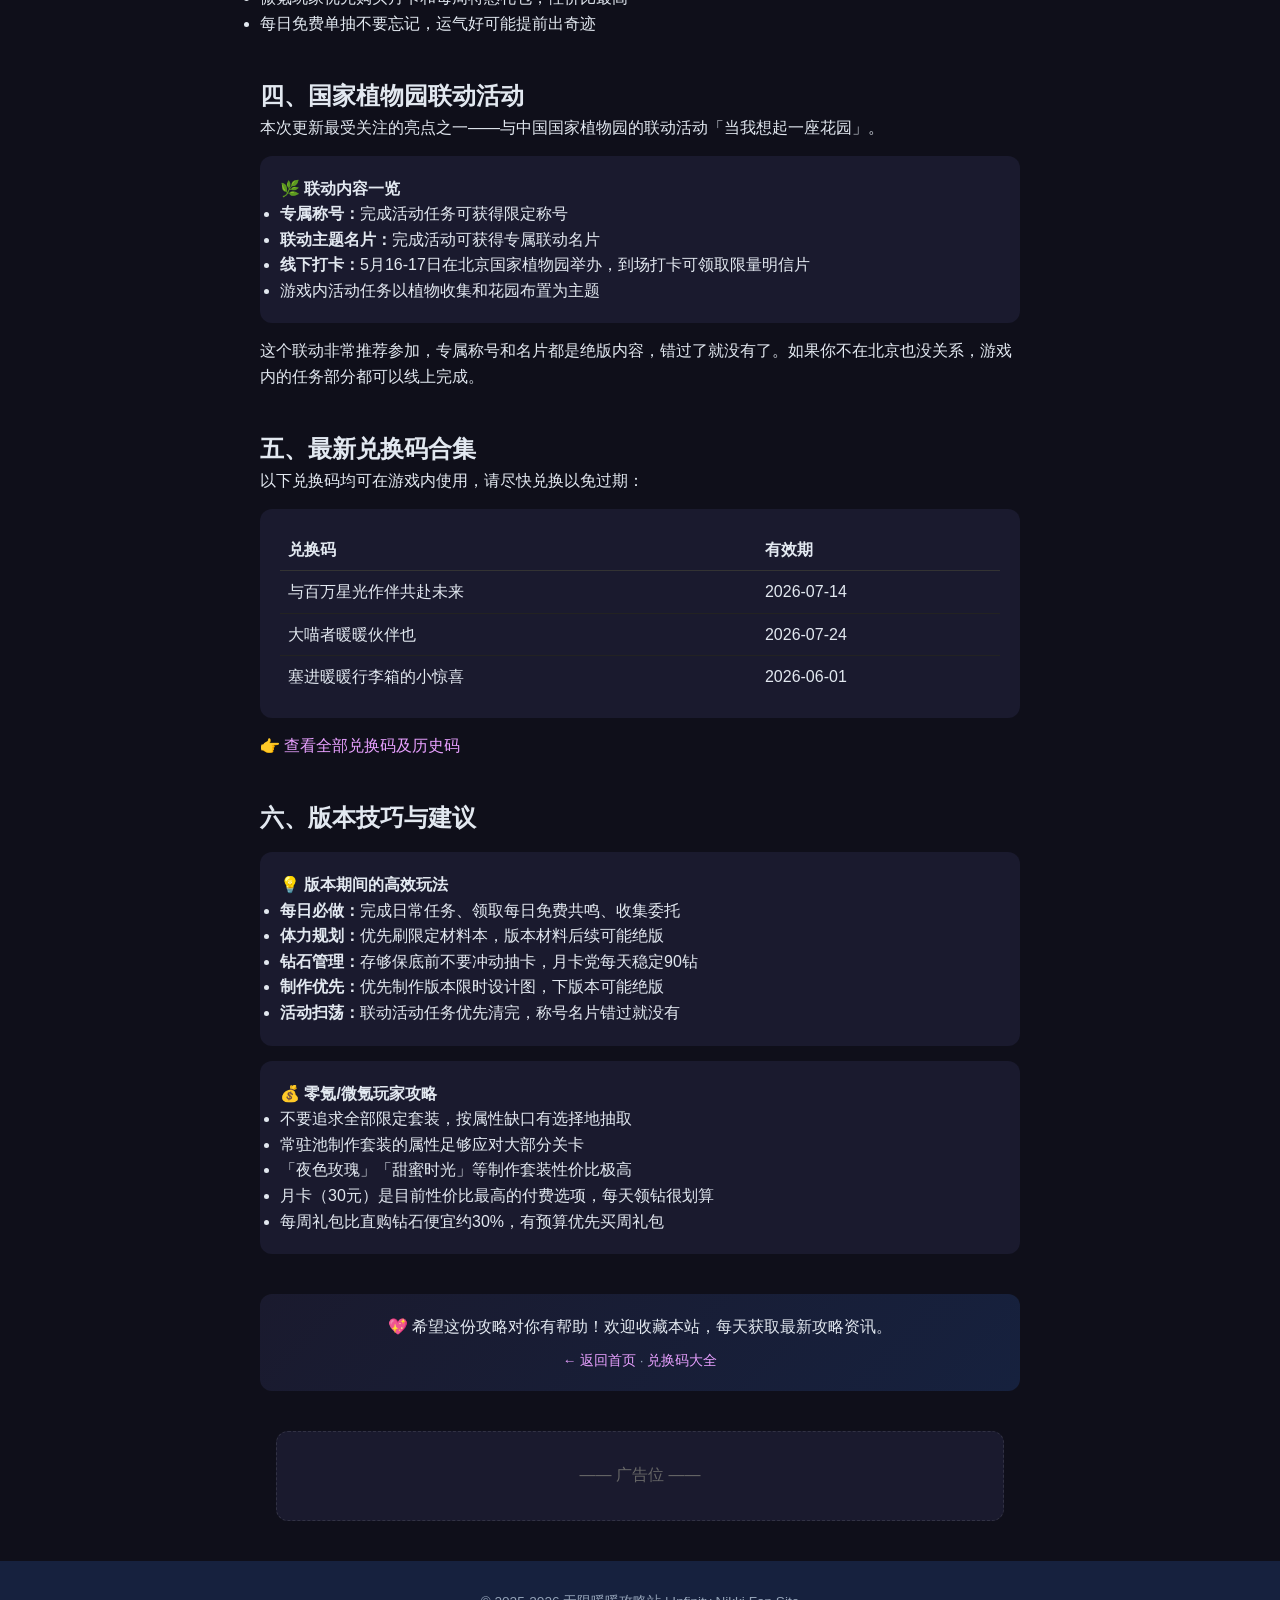
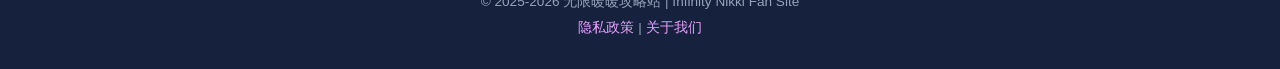
<file: guide-v25.html>
<!DOCTYPE html>
<html lang="zh-CN">
<head>
    <meta charset="UTF-8">
    <meta name="viewport" content="width=device-width, initial-scale=1.0">
    <title>2.5版本「万灵的归途」全攻略 - 无限暖暖攻略站</title>
    <meta name="description" content="无限暖暖2.5版本「万灵的归途」下半场完整攻略，含性感天王再临任务、瑰途终寂限定共鸣、国家植物园联动活动详情与兑换码汇总。">
    <meta name="keywords" content="无限暖暖, 2.5版本, 万灵的归途, 性感天王再临, 瑰途终寂, 国家植物园联动, 攻略">
    <link rel="stylesheet" href="style.css">
    <script async src="https://pagead2.googlesyndication.com/pagead/js/adsbygoogle.js?client=ca-pub-8350493966733244" crossorigin="anonymous"></script>
</head>
<body>
    <header class="site-header">
        <div class="container">
            <div class="logo">
                <h1>✨ 无限暖暖攻略站</h1>
            </div>
            <nav class="main-nav">
                <button class="mobile-menu-btn" id="menuToggle">☰</button>
                <ul id="navMenu">
                    <li><a href="index.html">首页</a></li>
                    <li><a href="whimstars.html">奇想星</a></li>
                    <li><a href="dewdrops.html">灵感露珠</a></li>
                    <li><a href="materials.html">材料</a></li>
                    <li><a href="outfits.html">服装</a></li>
                    <li><a href="codes.html">兑换码</a></li>
                    <li><a href="beginner.html">新手攻略</a></li>
                    <li><a href="about.html">关于</a></li>
                    <li><a href="about.html">关于</a></li>
                </ul>
            </nav>
        </div>
    </header>

    <main>
        <article class="container" style="max-width:800px;margin:40px auto;padding:0 20px">
            <div style="text-align:center;margin-bottom:30px">
                <span style="background:linear-gradient(135deg,#e8a0ff,#fbbf24);padding:4px 12px;border-radius:20px;font-size:0.85em;color:#000">版本攻略</span>
                <h1 style="font-size:2em;margin:15px 0 10px">无限暖暖2.5版本「万灵的归途」完整攻略</h1>
                <p style="color:#94a3b8">更新于 2026-05-13 · 阅读约 8 分钟</p>
            </div>

            <div class="article-toc" style="background:#1a1a2e;border-radius:12px;padding:20px;margin:20px 0">
                <h3>📖 目录</h3>
                <ul style="list-style:none;padding:0">
                    <li style="margin:8px 0"><a href="#overview">一、版本概览</a></li>
                    <li style="margin:8px 0"><a href="#mission">二、性感天王再临 永久任务</a></li>
                    <li style="margin:8px 0"><a href="#gacha">三、瑰途终寂 限定共鸣</a></li>
                    <li style="margin:8px 0"><a href="#collab">四、国家植物园联动活动</a></li>
                    <li style="margin:8px 0"><a href="#codes">五、最新兑换码合集</a></li>
                    <li style="margin:8px 0"><a href="#tips">六、版本技巧与建议</a></li>
                </ul>
            </div>

            <section id="overview" style="margin:40px 0">
                <h2>一、版本概览</h2>
                <p>2.5版本「万灵的归途」下半场于<strong>2026年5月11日</strong>正式上线。本次更新带来了大量新内容，包括全新的永久任务线、限定共鸣池、以及与中国国家植物园的线下联动活动。</p>
                <div style="background:#1a1a2e;border-radius:12px;padding:20px;margin:15px 0">
                    <h4>⏰ 版本关键时间节点</h4>
                    <ul>
                        <li>📅 5月11日 — 2.5下半正式上线，停服维护补偿100钻石+1共鸣水晶</li>
                        <li>📅 5月16-17日 — 国家植物园线下打卡活动（北京）</li>
                        <li>📅 6月初 — 预计2.5版本结束，届时限定内容将下架</li>
                    </ul>
                </div>
            </section>

            <section id="mission" style="margin:40px 0">
                <h2>二、性感天王再临 永久任务</h2>
                <p>「性感天王再临」是本版本最重要的<strong>永久开放任务线</strong>。与限时活动不同，这个任务没有截止日期，可以慢慢完成。</p>
                <div style="background:#1a1a2e;border-radius:12px;padding:20px;margin:15px 0">
                    <h4>🎯 任务要点</h4>
                    <ul>
                        <li>任务线围绕"性感"主题展开，需要完成一系列穿搭挑战</li>
                        <li>完成后可获得限定服装单品和大量钻石奖励</li>
                        <li>建议准备好性感属性较高的服装再开始挑战</li>
                        <li>任务共分多个阶段，逐步解锁后续内容</li>
                    </ul>
                </div>
                <p><strong>攻略建议：</strong>提前收集性感属性服装和饰品。如果缺少高星性感服装，可以先刷材料制作「夜色玫瑰」套装，其性感属性表现优秀，是平民玩家的最佳选择。</p>
            </section>

            <section id="gacha" style="margin:40px 0">
                <h2>三、瑰途终寂 限定共鸣</h2>
                <p>「瑰途终寂」是2.5版本下半场的限定共鸣池，包含全新5星套装和配套饰品。</p>
                <div style="background:#1a1a2e;border-radius:12px;padding:20px;margin:15px 0">
                    <h4>🌟 限定套装信息</h4>
                    <ul>
                        <li>套装名称：瑰途终寂（5星限定）</li>
                        <li>核心属性：华丽/成熟</li>
                        <li>共鸣时间：5月11日 - 版本结束</li>
                        <li>获取方式：限时共鸣池抽取</li>
                    </ul>
                </div>
                <p><strong>抽取建议：</strong></p>
                <ul>
                    <li>平民玩家建议攒够保底再抽（约80-100抽），不要分散资源</li>
                    <li>如果已经拥有「星光舞会」套装，可酌情考虑跳过，两者属性有重叠</li>
                    <li>微氪玩家优先购买月卡和每周特惠礼包，性价比最高</li>
                    <li>每日免费单抽不要忘记，运气好可能提前出奇迹</li>
                </ul>
            </section>

            <section id="collab" style="margin:40px 0">
                <h2>四、国家植物园联动活动</h2>
                <p>本次更新最受关注的亮点之一——与中国国家植物园的联动活动「当我想起一座花园」。</p>
                <div style="background:#1a1a2e;border-radius:12px;padding:20px;margin:15px 0">
                    <h4>🌿 联动内容一览</h4>
                    <ul>
                        <li><strong>专属称号：</strong>完成活动任务可获得限定称号</li>
                        <li><strong>联动主题名片：</strong>完成活动可获得专属联动名片</li>
                        <li><strong>线下打卡：</strong>5月16-17日在北京国家植物园举办，到场打卡可领取限量明信片</li>
                        <li>游戏内活动任务以植物收集和花园布置为主题</li>
                    </ul>
                </div>
                <p>这个联动非常推荐参加，专属称号和名片都是绝版内容，错过了就没有了。如果你不在北京也没关系，游戏内的任务部分都可以线上完成。</p>
            </section>

            <section id="codes" style="margin:40px 0">
                <h2>五、最新兑换码合集</h2>
                <p>以下兑换码均可在游戏内使用，请尽快兑换以免过期：</p>
                <div style="background:#1a1a2e;border-radius:12px;padding:20px;margin:15px 0">
                    <table style="width:100%;border-collapse:collapse">
                        <tr style="border-bottom:1px solid #333">
                            <th style="padding:8px;text-align:left">兑换码</th>
                            <th style="padding:8px;text-align:left">有效期</th>
                        </tr>
                        <tr style="border-bottom:1px solid #222">
                            <td style="padding:8px">与百万星光作伴共赴未来</td>
                            <td style="padding:8px">2026-07-14</td>
                        </tr>
                        <tr style="border-bottom:1px solid #222">
                            <td style="padding:8px">大喵者暖暖伙伴也</td>
                            <td style="padding:8px">2026-07-24</td>
                        </tr>
                        <tr>
                            <td style="padding:8px">塞进暖暖行李箱的小惊喜</td>
                            <td style="padding:8px">2026-06-01</td>
                        </tr>
                    </table>
                </div>
                <p>👉 <a href="codes.html">查看全部兑换码及历史码</a></p>
            </section>

            <section id="tips" style="margin:40px 0">
                <h2>六、版本技巧与建议</h2>
                <div style="background:#1a1a2e;border-radius:12px;padding:20px;margin:15px 0">
                    <h4>💡 版本期间的高效玩法</h4>
                    <ul>
                        <li><strong>每日必做：</strong>完成日常任务、领取每日免费共鸣、收集委托</li>
                        <li><strong>体力规划：</strong>优先刷限定材料本，版本材料后续可能绝版</li>
                        <li><strong>钻石管理：</strong>存够保底前不要冲动抽卡，月卡党每天稳定90钻</li>
                        <li><strong>制作优先：</strong>优先制作版本限时设计图，下版本可能绝版</li>
                        <li><strong>活动扫荡：</strong>联动活动任务优先清完，称号名片错过就没有</li>
                    </ul>
                </div>
                <div style="background:#1a1a2e;border-radius:12px;padding:20px;margin:15px 0">
                    <h4>💰 零氪/微氪玩家攻略</h4>
                    <ul>
                        <li>不要追求全部限定套装，按属性缺口有选择地抽取</li>
                        <li>常驻池制作套装的属性足够应对大部分关卡</li>
                        <li>「夜色玫瑰」「甜蜜时光」等制作套装性价比极高</li>
                        <li>月卡（30元）是目前性价比最高的付费选项，每天领钻很划算</li>
                        <li>每周礼包比直购钻石便宜约30%，有预算优先买周礼包</li>
                    </ul>
                </div>
            </section>

            <div style="text-align:center;padding:20px;margin:30px 0;background:linear-gradient(135deg,#1a1a2e,#16213e);border-radius:12px">
                <p>💖 希望这份攻略对你有帮助！欢迎收藏本站，每天获取最新攻略资讯。</p>
                <p style="font-size:0.85em;color:#94a3b8;margin-top:10px"><a href="index.html">← 返回首页</a> · <a href="codes.html">兑换码大全</a></p>
            </div>
        </article>
    </main>

    <div class="ad-container" style="text-align:center;padding:30px">
        <p style="color:#666">—— 广告位 ——</p>
    </div>

    <footer class="site-footer">
        <div class="container">
            <p>© 2025-2026 无限暖暖攻略站 | Infinity Nikki Fan Site</p>
            <p class="footer-note"><a href="privacy.html">隐私政策</a> | <a href="about.html">关于我们</a></p>
        </div>
    </footer>
    <script src="script.js"></script>
</body>
</html>
</file>
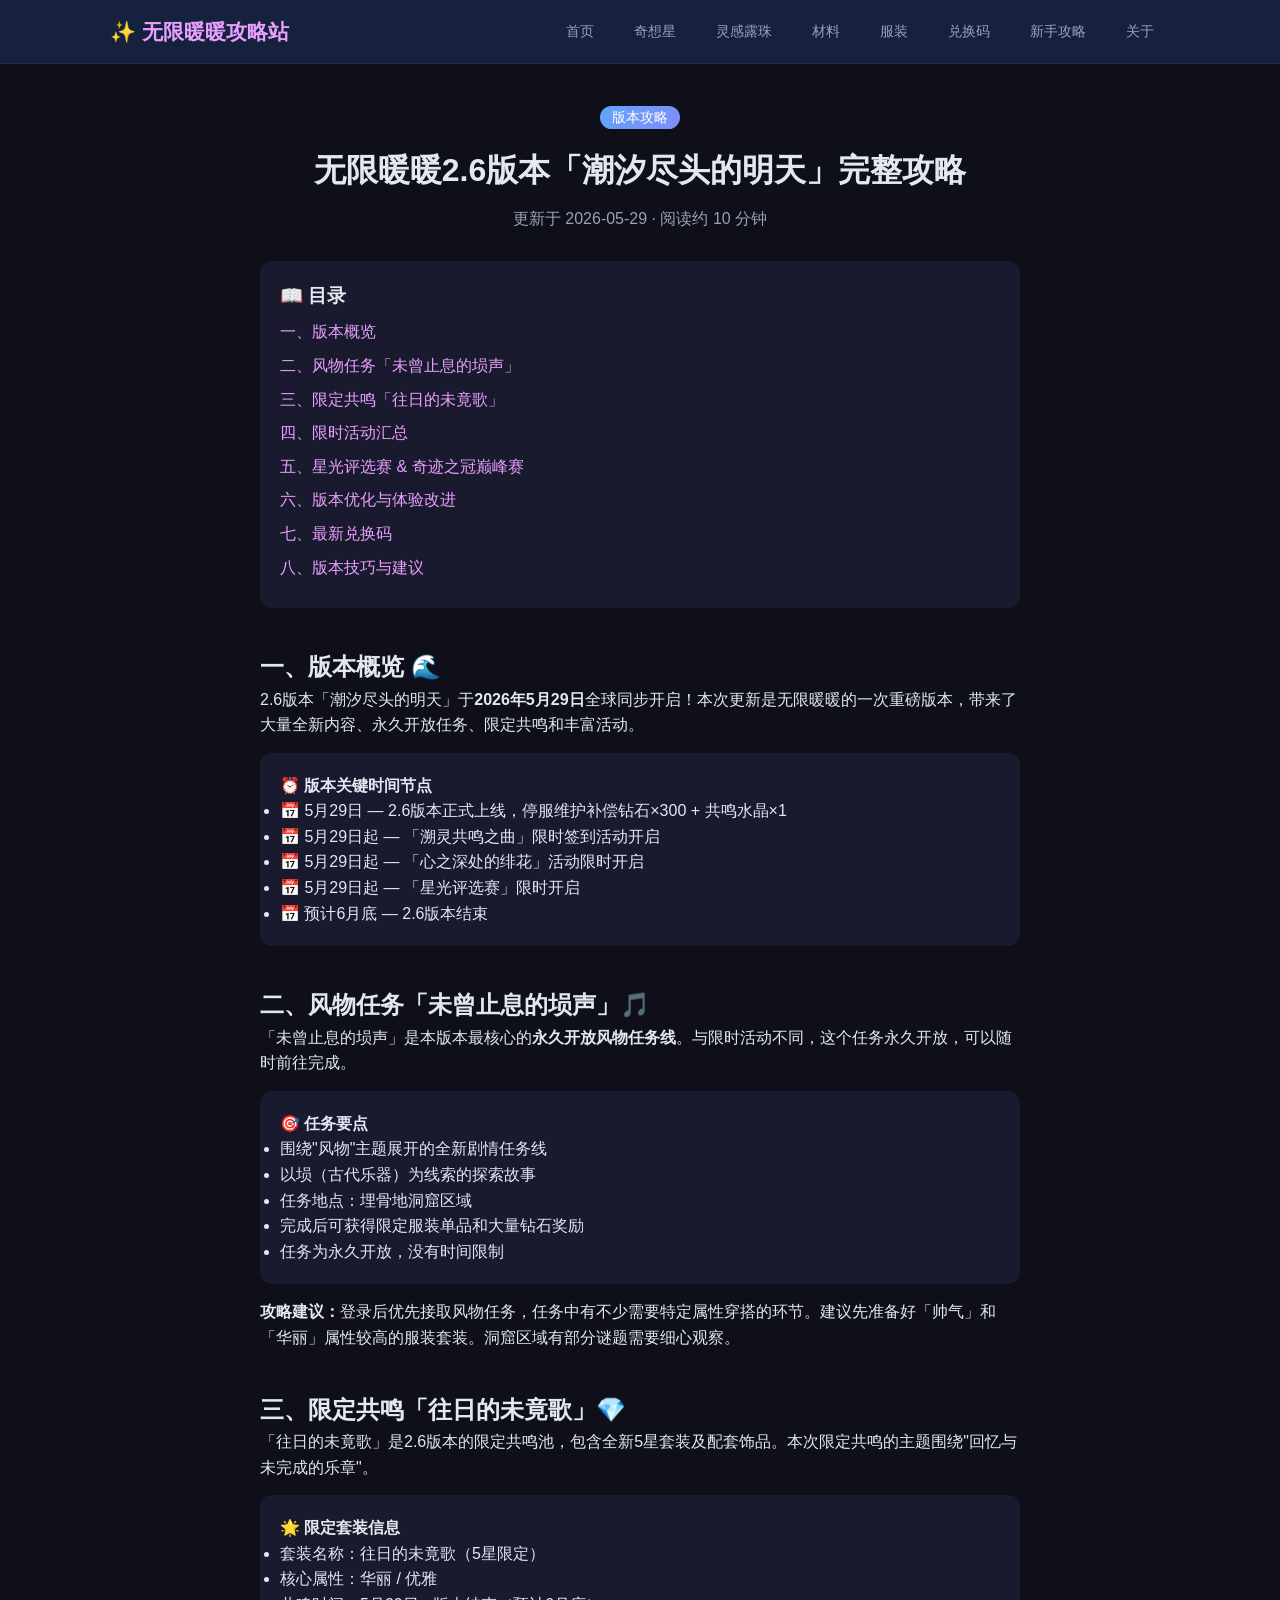
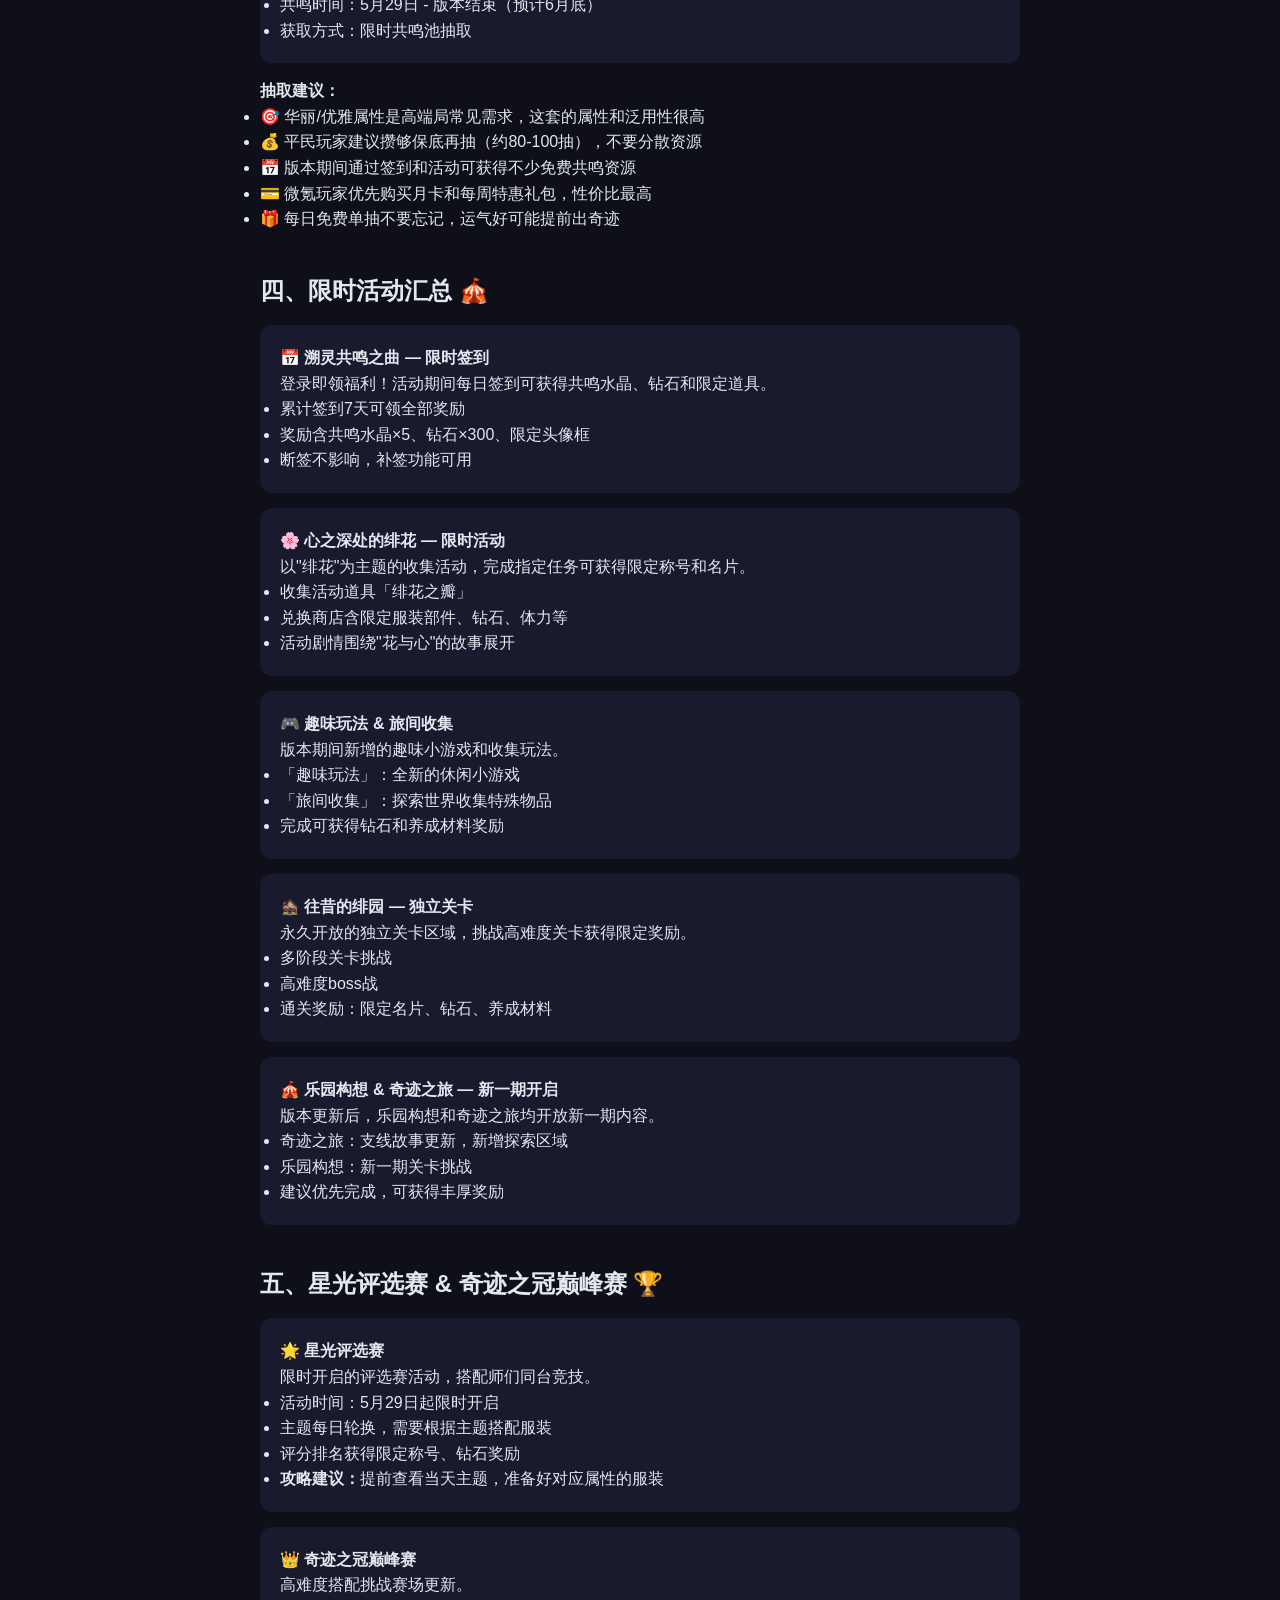
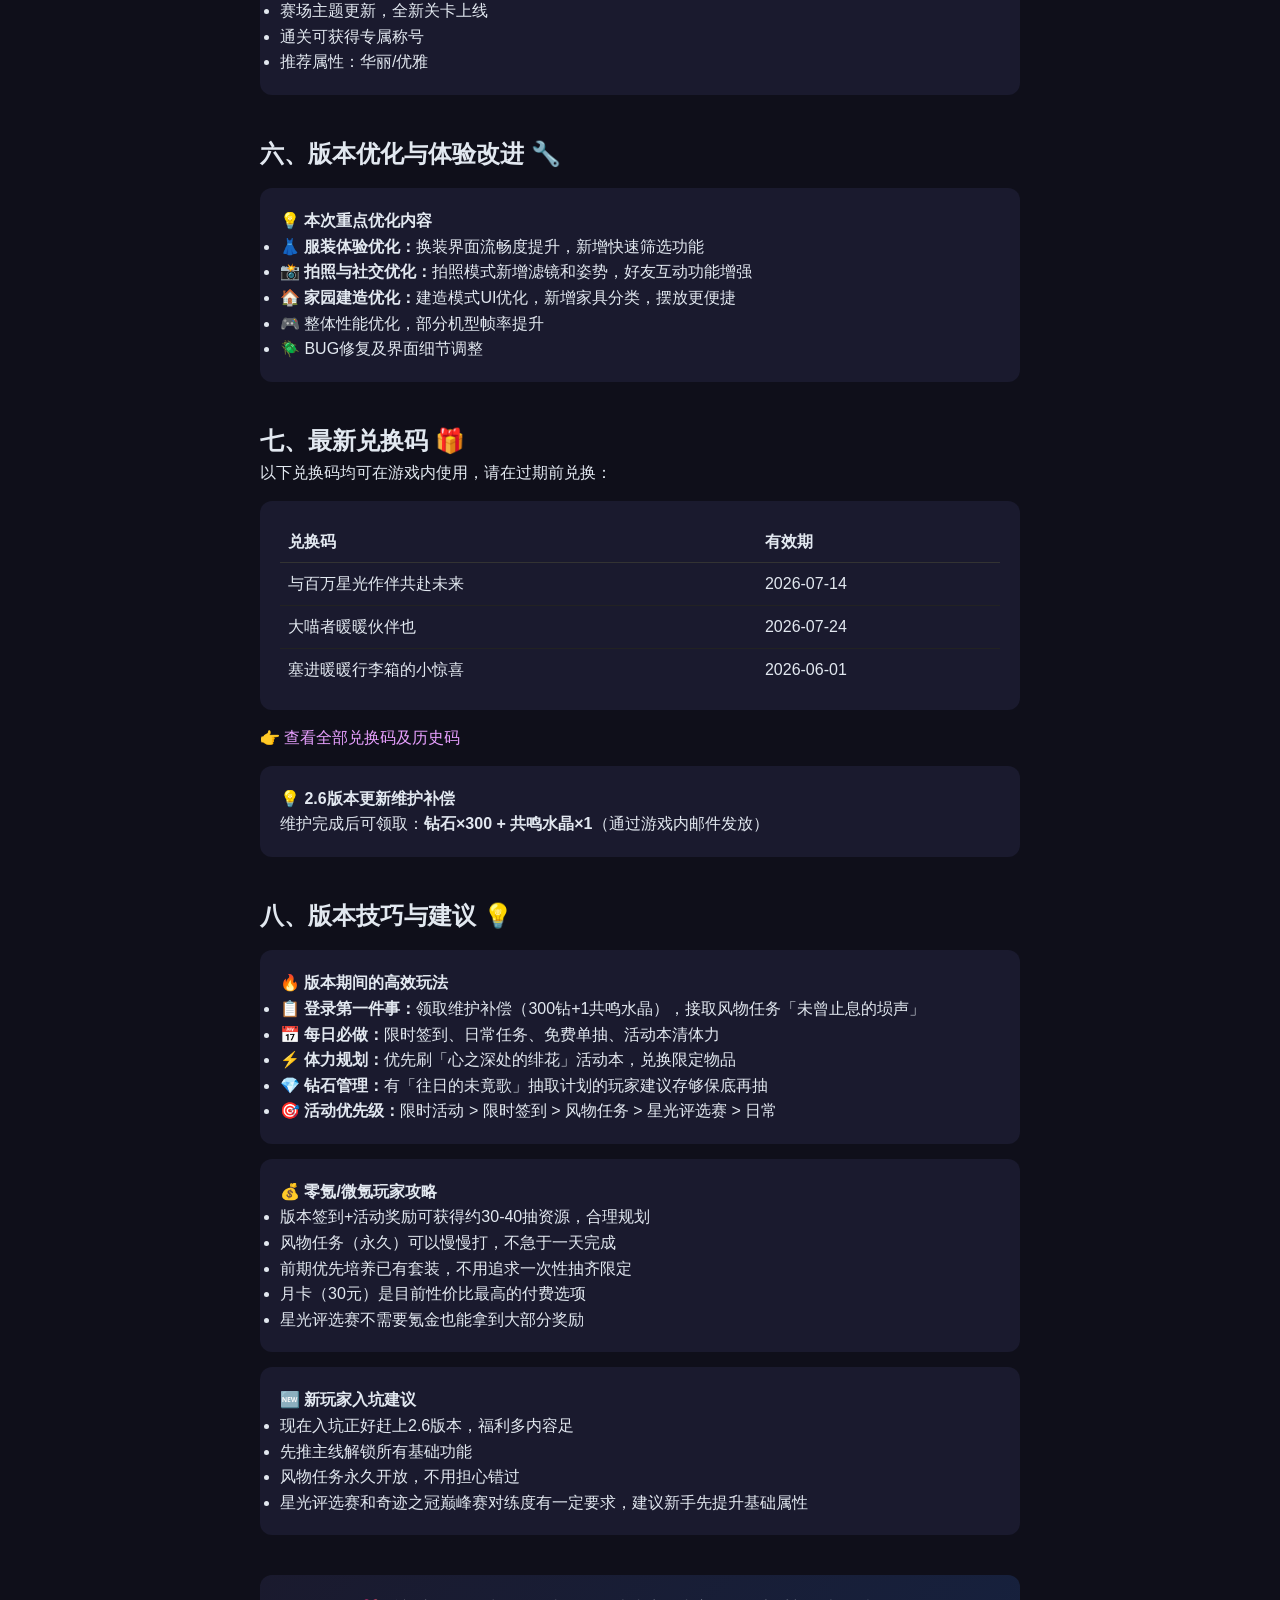
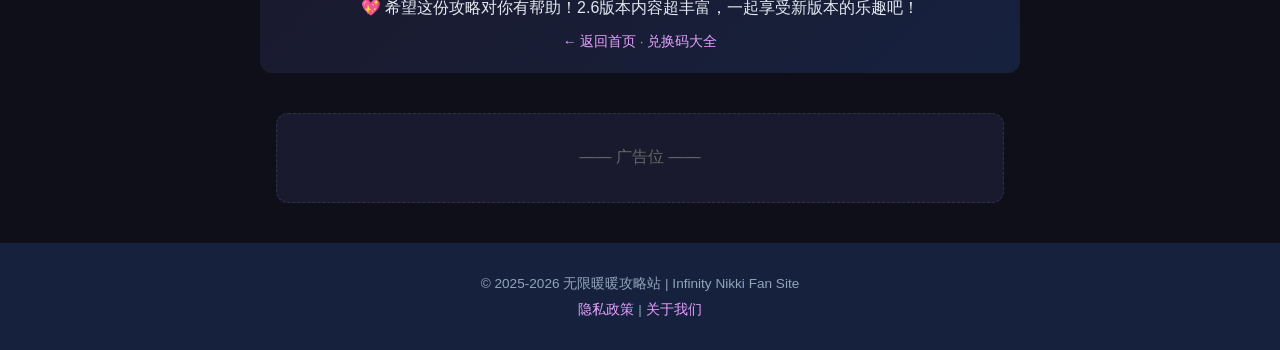
<file: guide-v26.html>
<!DOCTYPE html>
<html lang="zh-CN">
<head>
    <meta charset="UTF-8">
    <meta name="viewport" content="width=device-width, initial-scale=1.0">
    <title>2.6版本「潮汐尽头的明天」全攻略 - 无限暖暖攻略站</title>
    <meta name="description" content="无限暖暖2.6版本「潮汐尽头的明天」完整攻略，含风物任务、限定共鸣、限时签到、星光评选赛等活动详情解析。更新于2026-05-29。">
    <meta name="keywords" content="无限暖暖, 2.6版本, 潮汐尽头的明天, 风物任务, 限定共鸣, 限时签到, 星光评选赛, 攻略">
    <link rel="stylesheet" href="style.css">
    <script async src="https://pagead2.googlesyndication.com/pagead/js/adsbygoogle.js?client=ca-pub-8350493966733244" crossorigin="anonymous"></script>
</head>
<body>
    <header class="site-header">
        <div class="container">
            <div class="logo">
                <h1>✨ 无限暖暖攻略站</h1>
            </div>
            <nav class="main-nav">
                <button class="mobile-menu-btn" id="menuToggle">☰</button>
                <ul id="navMenu">
                    <li><a href="index.html">首页</a></li>
                    <li><a href="whimstars.html">奇想星</a></li>
                    <li><a href="dewdrops.html">灵感露珠</a></li>
                    <li><a href="materials.html">材料</a></li>
                    <li><a href="outfits.html">服装</a></li>
                    <li><a href="codes.html">兑换码</a></li>
                    <li><a href="beginner.html">新手攻略</a></li>
                    <li><a href="about.html">关于</a></li>
                </ul>
            </nav>
        </div>
    </header>

    <main>
        <article class="container" style="max-width:800px;margin:40px auto;padding:0 20px">
            <div style="text-align:center;margin-bottom:30px">
                <span style="background:linear-gradient(135deg,#60a5fa,#818cf8);padding:4px 12px;border-radius:20px;font-size:0.85em;color:#fff">版本攻略</span>
                <h1 style="font-size:2em;margin:15px 0 10px">无限暖暖2.6版本「潮汐尽头的明天」完整攻略</h1>
                <p style="color:#94a3b8">更新于 2026-05-29 · 阅读约 10 分钟</p>
            </div>

            <div class="article-toc" style="background:#1a1a2e;border-radius:12px;padding:20px;margin:20px 0">
                <h3>📖 目录</h3>
                <ul style="list-style:none;padding:0">
                    <li style="margin:8px 0"><a href="#overview">一、版本概览</a></li>
                    <li style="margin:8px 0"><a href="#mission">二、风物任务「未曾止息的埙声」</a></li>
                    <li style="margin:8px 0"><a href="#gacha">三、限定共鸣「往日的未竟歌」</a></li>
                    <li style="margin:8px 0"><a href="#events">四、限时活动汇总</a></li>
                    <li style="margin:8px 0"><a href="#arena">五、星光评选赛 & 奇迹之冠巅峰赛</a></li>
                    <li style="margin:8px 0"><a href="#optimize">六、版本优化与体验改进</a></li>
                    <li style="margin:8px 0"><a href="#codes">七、最新兑换码</a></li>
                    <li style="margin:8px 0"><a href="#tips">八、版本技巧与建议</a></li>
                </ul>
            </div>

            <section id="overview" style="margin:40px 0">
                <h2>一、版本概览 🌊</h2>
                <p>2.6版本「潮汐尽头的明天」于<strong>2026年5月29日</strong>全球同步开启！本次更新是无限暖暖的一次重磅版本，带来了大量全新内容、永久开放任务、限定共鸣和丰富活动。</p>
                <div style="background:#1a1a2e;border-radius:12px;padding:20px;margin:15px 0">
                    <h4>⏰ 版本关键时间节点</h4>
                    <ul>
                        <li>📅 5月29日 — 2.6版本正式上线，停服维护补偿钻石×300 + 共鸣水晶×1</li>
                        <li>📅 5月29日起 — 「溯灵共鸣之曲」限时签到活动开启</li>
                        <li>📅 5月29日起 — 「心之深处的绯花」活动限时开启</li>
                        <li>📅 5月29日起 — 「星光评选赛」限时开启</li>
                        <li>📅 预计6月底 — 2.6版本结束</li>
                    </ul>
                </div>
            </section>

            <section id="mission" style="margin:40px 0">
                <h2>二、风物任务「未曾止息的埙声」🎵</h2>
                <p>「未曾止息的埙声」是本版本最核心的<strong>永久开放风物任务线</strong>。与限时活动不同，这个任务永久开放，可以随时前往完成。</p>
                <div style="background:#1a1a2e;border-radius:12px;padding:20px;margin:15px 0">
                    <h4>🎯 任务要点</h4>
                    <ul>
                        <li>围绕"风物"主题展开的全新剧情任务线</li>
                        <li>以埙（古代乐器）为线索的探索故事</li>
                        <li>任务地点：埋骨地洞窟区域</li>
                        <li>完成后可获得限定服装单品和大量钻石奖励</li>
                        <li>任务为永久开放，没有时间限制</li>
                    </ul>
                </div>
                <p><strong>攻略建议：</strong>登录后优先接取风物任务，任务中有不少需要特定属性穿搭的环节。建议先准备好「帅气」和「华丽」属性较高的服装套装。洞窟区域有部分谜题需要细心观察。</p>
            </section>

            <section id="gacha" style="margin:40px 0">
                <h2>三、限定共鸣「往日的未竟歌」💎</h2>
                <p>「往日的未竟歌」是2.6版本的限定共鸣池，包含全新5星套装及配套饰品。本次限定共鸣的主题围绕"回忆与未完成的乐章"。</p>
                <div style="background:#1a1a2e;border-radius:12px;padding:20px;margin:15px 0">
                    <h4>🌟 限定套装信息</h4>
                    <ul>
                        <li>套装名称：往日的未竟歌（5星限定）</li>
                        <li>核心属性：华丽 / 优雅</li>
                        <li>共鸣时间：5月29日 - 版本结束（预计6月底）</li>
                        <li>获取方式：限时共鸣池抽取</li>
                    </ul>
                </div>
                <p><strong>抽取建议：</strong></p>
                <ul>
                    <li>🎯 华丽/优雅属性是高端局常见需求，这套的属性和泛用性很高</li>
                    <li>💰 平民玩家建议攒够保底再抽（约80-100抽），不要分散资源</li>
                    <li>📅 版本期间通过签到和活动可获得不少免费共鸣资源</li>
                    <li>💳 微氪玩家优先购买月卡和每周特惠礼包，性价比最高</li>
                    <li>🎁 每日免费单抽不要忘记，运气好可能提前出奇迹</li>
                </ul>
            </section>

            <section id="events" style="margin:40px 0">
                <h2>四、限时活动汇总 🎪</h2>

                <div style="background:#1a1a2e;border-radius:12px;padding:20px;margin:15px 0">
                    <h4>📅 溯灵共鸣之曲 — 限时签到</h4>
                    <p>登录即领福利！活动期间每日签到可获得共鸣水晶、钻石和限定道具。</p>
                    <ul>
                        <li>累计签到7天可领全部奖励</li>
                        <li>奖励含共鸣水晶×5、钻石×300、限定头像框</li>
                        <li>断签不影响，补签功能可用</li>
                    </ul>
                </div>

                <div style="background:#1a1a2e;border-radius:12px;padding:20px;margin:15px 0">
                    <h4>🌸 心之深处的绯花 — 限时活动</h4>
                    <p>以"绯花"为主题的收集活动，完成指定任务可获得限定称号和名片。</p>
                    <ul>
                        <li>收集活动道具「绯花之瓣」</li>
                        <li>兑换商店含限定服装部件、钻石、体力等</li>
                        <li>活动剧情围绕"花与心"的故事展开</li>
                    </ul>
                </div>

                <div style="background:#1a1a2e;border-radius:12px;padding:20px;margin:15px 0">
                    <h4>🎮 趣味玩法 & 旅间收集</h4>
                    <p>版本期间新增的趣味小游戏和收集玩法。</p>
                    <ul>
                        <li>「趣味玩法」：全新的休闲小游戏</li>
                        <li>「旅间收集」：探索世界收集特殊物品</li>
                        <li>完成可获得钻石和养成材料奖励</li>
                    </ul>
                </div>

                <div style="background:#1a1a2e;border-radius:12px;padding:20px;margin:15px 0">
                    <h4>🏚️ 往昔的绯园 — 独立关卡</h4>
                    <p>永久开放的独立关卡区域，挑战高难度关卡获得限定奖励。</p>
                    <ul>
                        <li>多阶段关卡挑战</li>
                        <li>高难度boss战</li>
                        <li>通关奖励：限定名片、钻石、养成材料</li>
                    </ul>
                </div>

                <div style="background:#1a1a2e;border-radius:12px;padding:20px;margin:15px 0">
                    <h4>🎪 乐园构想 & 奇迹之旅 — 新一期开启</h4>
                    <p>版本更新后，乐园构想和奇迹之旅均开放新一期内容。</p>
                    <ul>
                        <li>奇迹之旅：支线故事更新，新增探索区域</li>
                        <li>乐园构想：新一期关卡挑战</li>
                        <li>建议优先完成，可获得丰厚奖励</li>
                    </ul>
                </div>
            </section>

            <section id="arena" style="margin:40px 0">
                <h2>五、星光评选赛 & 奇迹之冠巅峰赛 🏆</h2>
                <div style="background:#1a1a2e;border-radius:12px;padding:20px;margin:15px 0">
                    <h4>🌟 星光评选赛</h4>
                    <p>限时开启的评选赛活动，搭配师们同台竞技。</p>
                    <ul>
                        <li>活动时间：5月29日起限时开启</li>
                        <li>主题每日轮换，需要根据主题搭配服装</li>
                        <li>评分排名获得限定称号、钻石奖励</li>
                        <li><strong>攻略建议：</strong>提前查看当天主题，准备好对应属性的服装</li>
                    </ul>
                </div>
                <div style="background:#1a1a2e;border-radius:12px;padding:20px;margin:15px 0">
                    <h4>👑 奇迹之冠巅峰赛</h4>
                    <p>高难度搭配挑战赛场更新。</p>
                    <ul>
                        <li>赛场主题更新，全新关卡上线</li>
                        <li>通关可获得专属称号</li>
                        <li>推荐属性：华丽/优雅</li>
                    </ul>
                </div>
            </section>

            <section id="optimize" style="margin:40px 0">
                <h2>六、版本优化与体验改进 🔧</h2>
                <div style="background:#1a1a2e;border-radius:12px;padding:20px;margin:15px 0">
                    <h4>💡 本次重点优化内容</h4>
                    <ul>
                        <li><strong>👗 服装体验优化：</strong>换装界面流畅度提升，新增快速筛选功能</li>
                        <li><strong>📸 拍照与社交优化：</strong>拍照模式新增滤镜和姿势，好友互动功能增强</li>
                        <li><strong>🏠 家园建造优化：</strong>建造模式UI优化，新增家具分类，摆放更便捷</li>
                        <li>🎮 整体性能优化，部分机型帧率提升</li>
                        <li>🪲 BUG修复及界面细节调整</li>
                    </ul>
                </div>
            </section>

            <section id="codes" style="margin:40px 0">
                <h2>七、最新兑换码 🎁</h2>
                <p>以下兑换码均可在游戏内使用，请在过期前兑换：</p>
                <div style="background:#1a1a2e;border-radius:12px;padding:20px;margin:15px 0">
                    <table style="width:100%;border-collapse:collapse">
                        <tr style="border-bottom:1px solid #333">
                            <th style="padding:8px;text-align:left">兑换码</th>
                            <th style="padding:8px;text-align:left">有效期</th>
                        </tr>
                        <tr style="border-bottom:1px solid #222">
                            <td style="padding:8px">与百万星光作伴共赴未来</td>
                            <td style="padding:8px">2026-07-14</td>
                        </tr>
                        <tr style="border-bottom:1px solid #222">
                            <td style="padding:8px">大喵者暖暖伙伴也</td>
                            <td style="padding:8px">2026-07-24</td>
                        </tr>
                        <tr>
                            <td style="padding:8px">塞进暖暖行李箱的小惊喜</td>
                            <td style="padding:8px">2026-06-01</td>
                        </tr>
                    </table>
                </div>
                <p>👉 <a href="codes.html">查看全部兑换码及历史码</a></p>
                <div style="background:#1a1a2e;border-radius:12px;padding:20px;margin:15px 0">
                    <h4>💡 2.6版本更新维护补偿</h4>
                    <p>维护完成后可领取：<strong>钻石×300 + 共鸣水晶×1</strong>（通过游戏内邮件发放）</p>
                </div>
            </section>

            <section id="tips" style="margin:40px 0">
                <h2>八、版本技巧与建议 💡</h2>
                <div style="background:#1a1a2e;border-radius:12px;padding:20px;margin:15px 0">
                    <h4>🔥 版本期间的高效玩法</h4>
                    <ul>
                        <li><strong>📋 登录第一件事：</strong>领取维护补偿（300钻+1共鸣水晶），接取风物任务「未曾止息的埙声」</li>
                        <li><strong>📅 每日必做：</strong>限时签到、日常任务、免费单抽、活动本清体力</li>
                        <li><strong>⚡ 体力规划：</strong>优先刷「心之深处的绯花」活动本，兑换限定物品</li>
                        <li><strong>💎 钻石管理：</strong>有「往日的未竟歌」抽取计划的玩家建议存够保底再抽</li>
                        <li><strong>🎯 活动优先级：</strong>限时活动 > 限时签到 > 风物任务 > 星光评选赛 > 日常</li>
                    </ul>
                </div>
                <div style="background:#1a1a2e;border-radius:12px;padding:20px;margin:15px 0">
                    <h4>💰 零氪/微氪玩家攻略</h4>
                    <ul>
                        <li>版本签到+活动奖励可获得约30-40抽资源，合理规划</li>
                        <li>风物任务（永久）可以慢慢打，不急于一天完成</li>
                        <li>前期优先培养已有套装，不用追求一次性抽齐限定</li>
                        <li>月卡（30元）是目前性价比最高的付费选项</li>
                        <li>星光评选赛不需要氪金也能拿到大部分奖励</li>
                    </ul>
                </div>
                <div style="background:#1a1a2e;border-radius:12px;padding:20px;margin:15px 0">
                    <h4>🆕 新玩家入坑建议</h4>
                    <ul>
                        <li>现在入坑正好赶上2.6版本，福利多内容足</li>
                        <li>先推主线解锁所有基础功能</li>
                        <li>风物任务永久开放，不用担心错过</li>
                        <li>星光评选赛和奇迹之冠巅峰赛对练度有一定要求，建议新手先提升基础属性</li>
                    </ul>
                </div>
            </section>

            <div style="text-align:center;padding:20px;margin:30px 0;background:linear-gradient(135deg,#1a1a2e,#16213e);border-radius:12px">
                <p>💖 希望这份攻略对你有帮助！2.6版本内容超丰富，一起享受新版本的乐趣吧！</p>
                <p style="font-size:0.85em;color:#94a3b8;margin-top:10px"><a href="index.html">← 返回首页</a> · <a href="codes.html">兑换码大全</a></p>
            </div>
        </article>
    </main>

    <div class="ad-container" style="text-align:center;padding:30px">
        <p style="color:#666">—— 广告位 ——</p>
    </div>

    <footer class="site-footer">
        <div class="container">
            <p>© 2025-2026 无限暖暖攻略站 | Infinity Nikki Fan Site</p>
            <p class="footer-note"><a href="privacy.html">隐私政策</a> | <a href="about.html">关于我们</a></p>
        </div>
    </footer>
    <script src="script.js"></script>
</body>
</html>
</file>
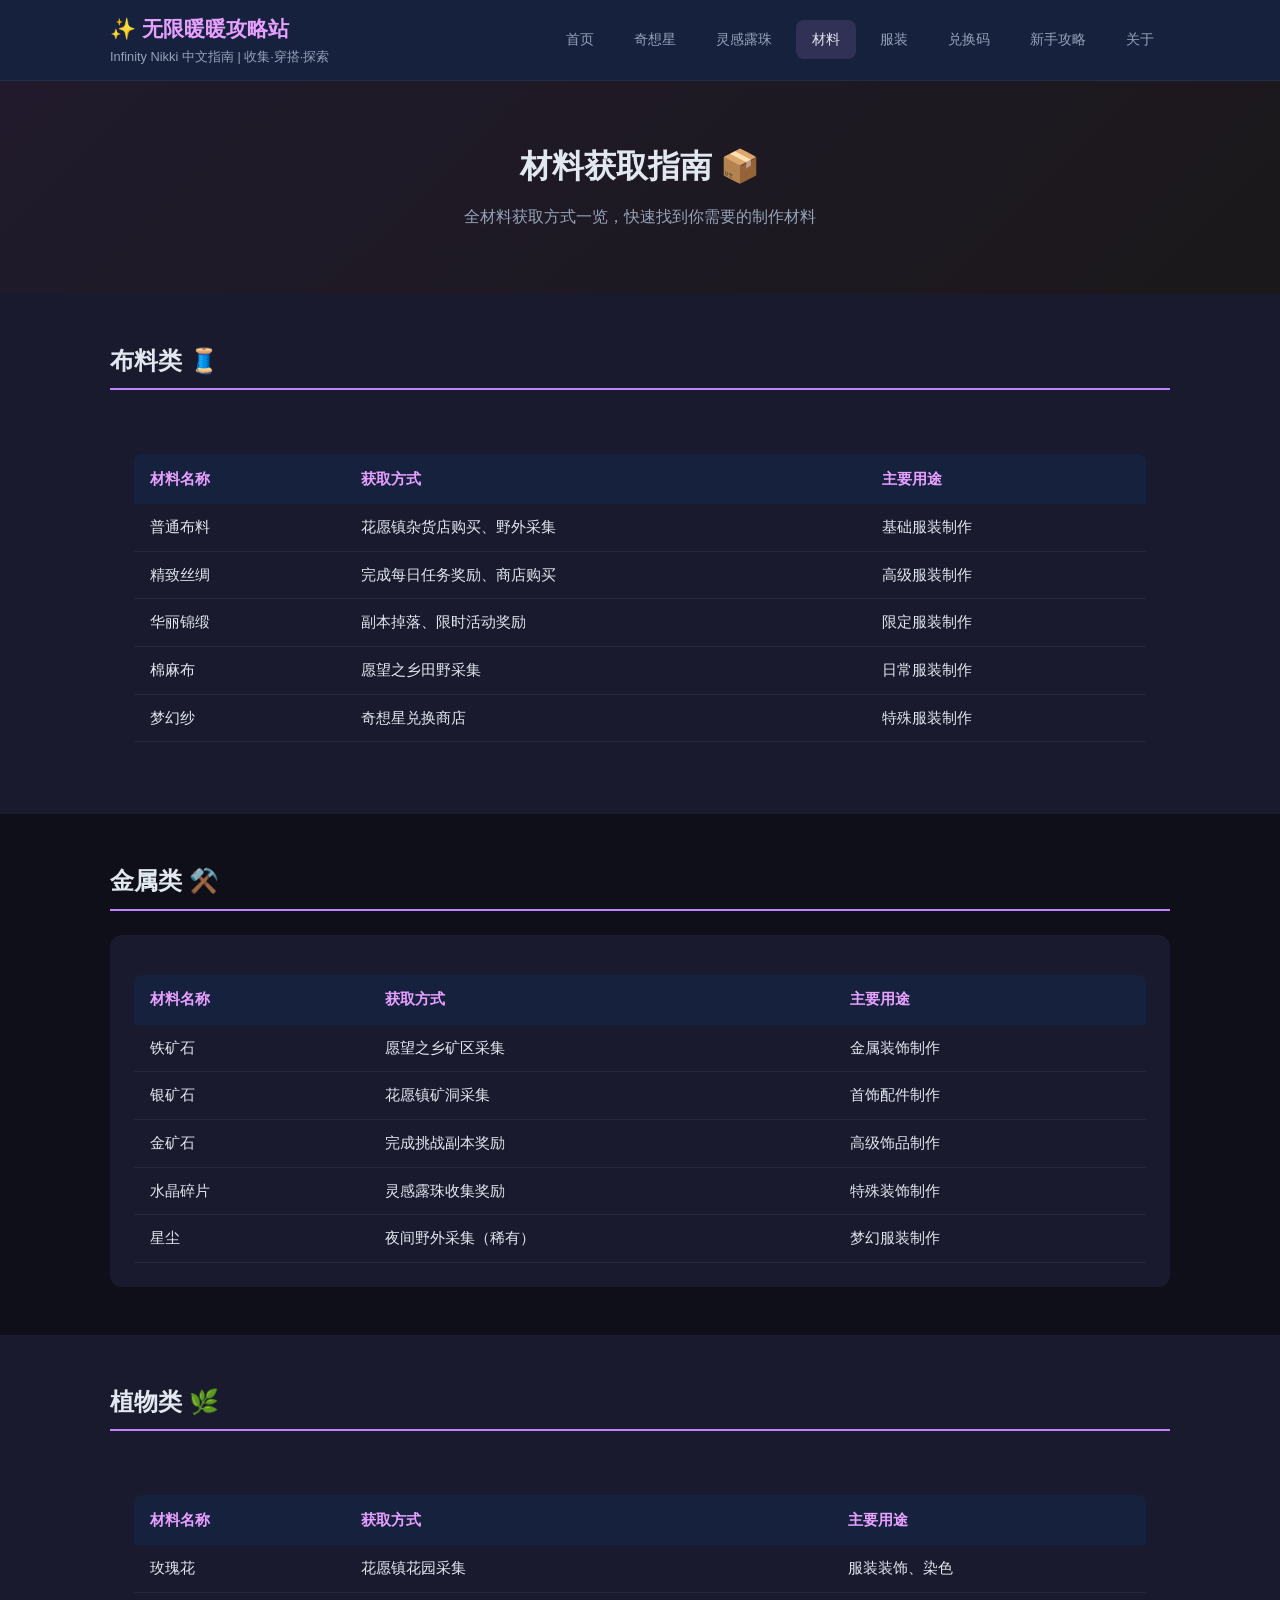
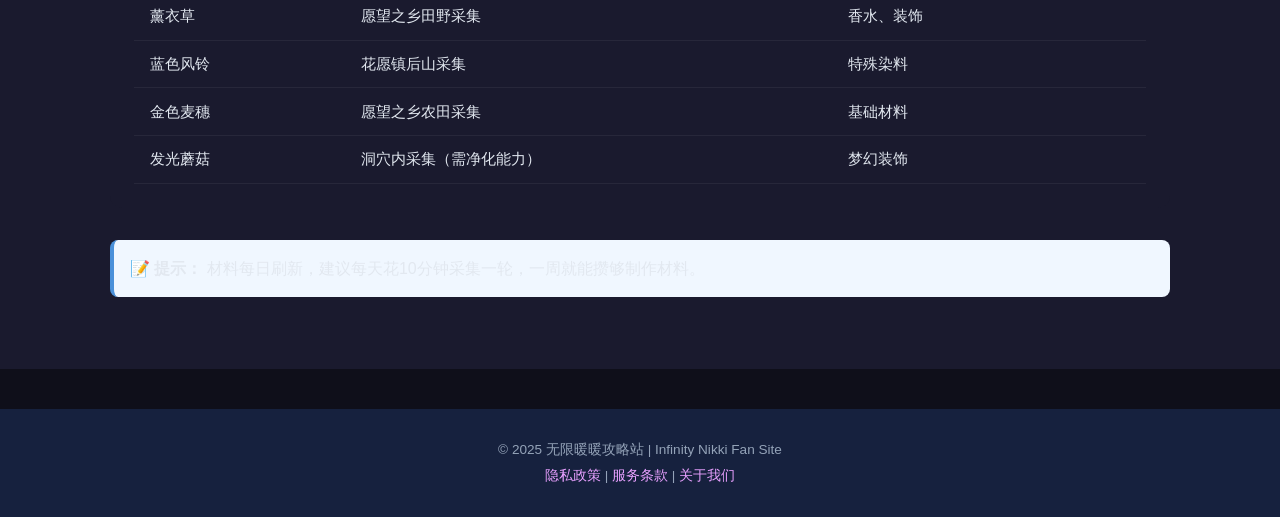
<file: materials.html>
<!DOCTYPE html>
<html lang="zh-CN">
<head>
    <meta charset="UTF-8">
    <meta name="viewport" content="width=device-width, initial-scale=1.0">
    <title>材料获取指南 - 无限暖暖攻略站</title>
    <meta name="description" content="无限暖暖全材料获取指南，含布料、金属、植物等各材料获取方式，服装制作材料清单。">
    <meta name="keywords" content="无限暖暖, 材料, 获取, 服装制作, 布料, 采集">
    <link rel="stylesheet" href="style.css">
    <script async src="https://pagead2.googlesyndication.com/pagead/js/adsbygoogle.js?client=ca-pub-8350493966733244" crossorigin="anonymous"></script>
</head>
<body>
    <header class="site-header">
        <div class="container">
            <div class="logo">
                <h1>✨ 无限暖暖攻略站</h1>
                <p class="subtitle">Infinity Nikki 中文指南 | 收集·穿搭·探索</p>
            </div>
            <nav class="main-nav">
                <button class="mobile-menu-btn" id="menuToggle">☰</button>
                <ul id="navMenu">
                    <li><a href="index.html" >首页</a></li>
                    <li><a href="whimstars.html" >奇想星</a></li>
                    <li><a href="dewdrops.html" >灵感露珠</a></li>
                    <li><a href="materials.html" class="active">材料</a></li>
                    <li><a href="outfits.html" >服装</a></li>
                    <li><a href="codes.html" >兑换码</a></li>
                    <li><a href="beginner.html" >新手攻略</a></li>
                    <li><a href="about.html">关于</a></li>
                </ul>
            </nav>
        </div>
    </header>

    <main>
        <section class="hero">
            <div class="container">
                <h2>材料获取指南 📦</h2>
                <p>全材料获取方式一览，快速找到你需要的制作材料</p>
            </div>
        </section>

        <section class="content-section">
            <div class="container">
                <h2 class="section-title">布料类 🧵</h2>
                <div class="guide-content">
                    <table class="collect-table">
                        <thead><tr><th>材料名称</th><th>获取方式</th><th>主要用途</th></tr></thead>
                        <tbody>
                            <tr><td>普通布料</td><td>花愿镇杂货店购买、野外采集</td><td>基础服装制作</td></tr>
                            <tr><td>精致丝绸</td><td>完成每日任务奖励、商店购买</td><td>高级服装制作</td></tr>
                            <tr><td>华丽锦缎</td><td>副本掉落、限时活动奖励</td><td>限定服装制作</td></tr>
                            <tr><td>棉麻布</td><td>愿望之乡田野采集</td><td>日常服装制作</td></tr>
                            <tr><td>梦幻纱</td><td>奇想星兑换商店</td><td>特殊服装制作</td></tr>
                        </tbody>
                    </table>
                </div>
            </div>
        </section>

        <section class="content-section">
            <div class="container">
                <h2 class="section-title">金属类 ⚒️</h2>
                <div class="guide-content">
                    <table class="collect-table">
                        <thead><tr><th>材料名称</th><th>获取方式</th><th>主要用途</th></tr></thead>
                        <tbody>
                            <tr><td>铁矿石</td><td>愿望之乡矿区采集</td><td>金属装饰制作</td></tr>
                            <tr><td>银矿石</td><td>花愿镇矿洞采集</td><td>首饰配件制作</td></tr>
                            <tr><td>金矿石</td><td>完成挑战副本奖励</td><td>高级饰品制作</td></tr>
                            <tr><td>水晶碎片</td><td>灵感露珠收集奖励</td><td>特殊装饰制作</td></tr>
                            <tr><td>星尘</td><td>夜间野外采集（稀有）</td><td>梦幻服装制作</td></tr>
                        </tbody>
                    </table>
                </div>
            </div>
        </section>

        <section class="content-section">
            <div class="container">
                <h2 class="section-title">植物类 🌿</h2>
                <div class="guide-content">
                    <table class="collect-table">
                        <thead><tr><th>材料名称</th><th>获取方式</th><th>主要用途</th></tr></thead>
                        <tbody>
                            <tr><td>玫瑰花</td><td>花愿镇花园采集</td><td>服装装饰、染色</td></tr>
                            <tr><td>薰衣草</td><td>愿望之乡田野采集</td><td>香水、装饰</td></tr>
                            <tr><td>蓝色风铃</td><td>花愿镇后山采集</td><td>特殊染料</td></tr>
                            <tr><td>金色麦穗</td><td>愿望之乡农田采集</td><td>基础材料</td></tr>
                            <tr><td>发光蘑菇</td><td>洞穴内采集（需净化能力）</td><td>梦幻装饰</td></tr>
                        </tbody>
                    </table>
                </div>
                <div class="notice-box" style="margin-top:2rem;padding:1rem;background:#f0f7ff;border-radius:8px;border-left:4px solid #4a90d9;">
                    <p style="margin:0;"><strong>📝 提示：</strong> 材料每日刷新，建议每天花10分钟采集一轮，一周就能攒够制作材料。</p>
                </div>
            </div>
        </section>
    </main>

    <footer class="site-footer">
        <div class="container">
            <p>© 2025 无限暖暖攻略站 | Infinity Nikki Fan Site</p>
            <p class="footer-note"><a href="privacy.html">隐私政策</a> | <a href="terms.html">服务条款</a> | <a href="about.html">关于我们</a></p>
        </div>
    </footer>

    <script src="script.js"></script>
</body>
</html>
</file>
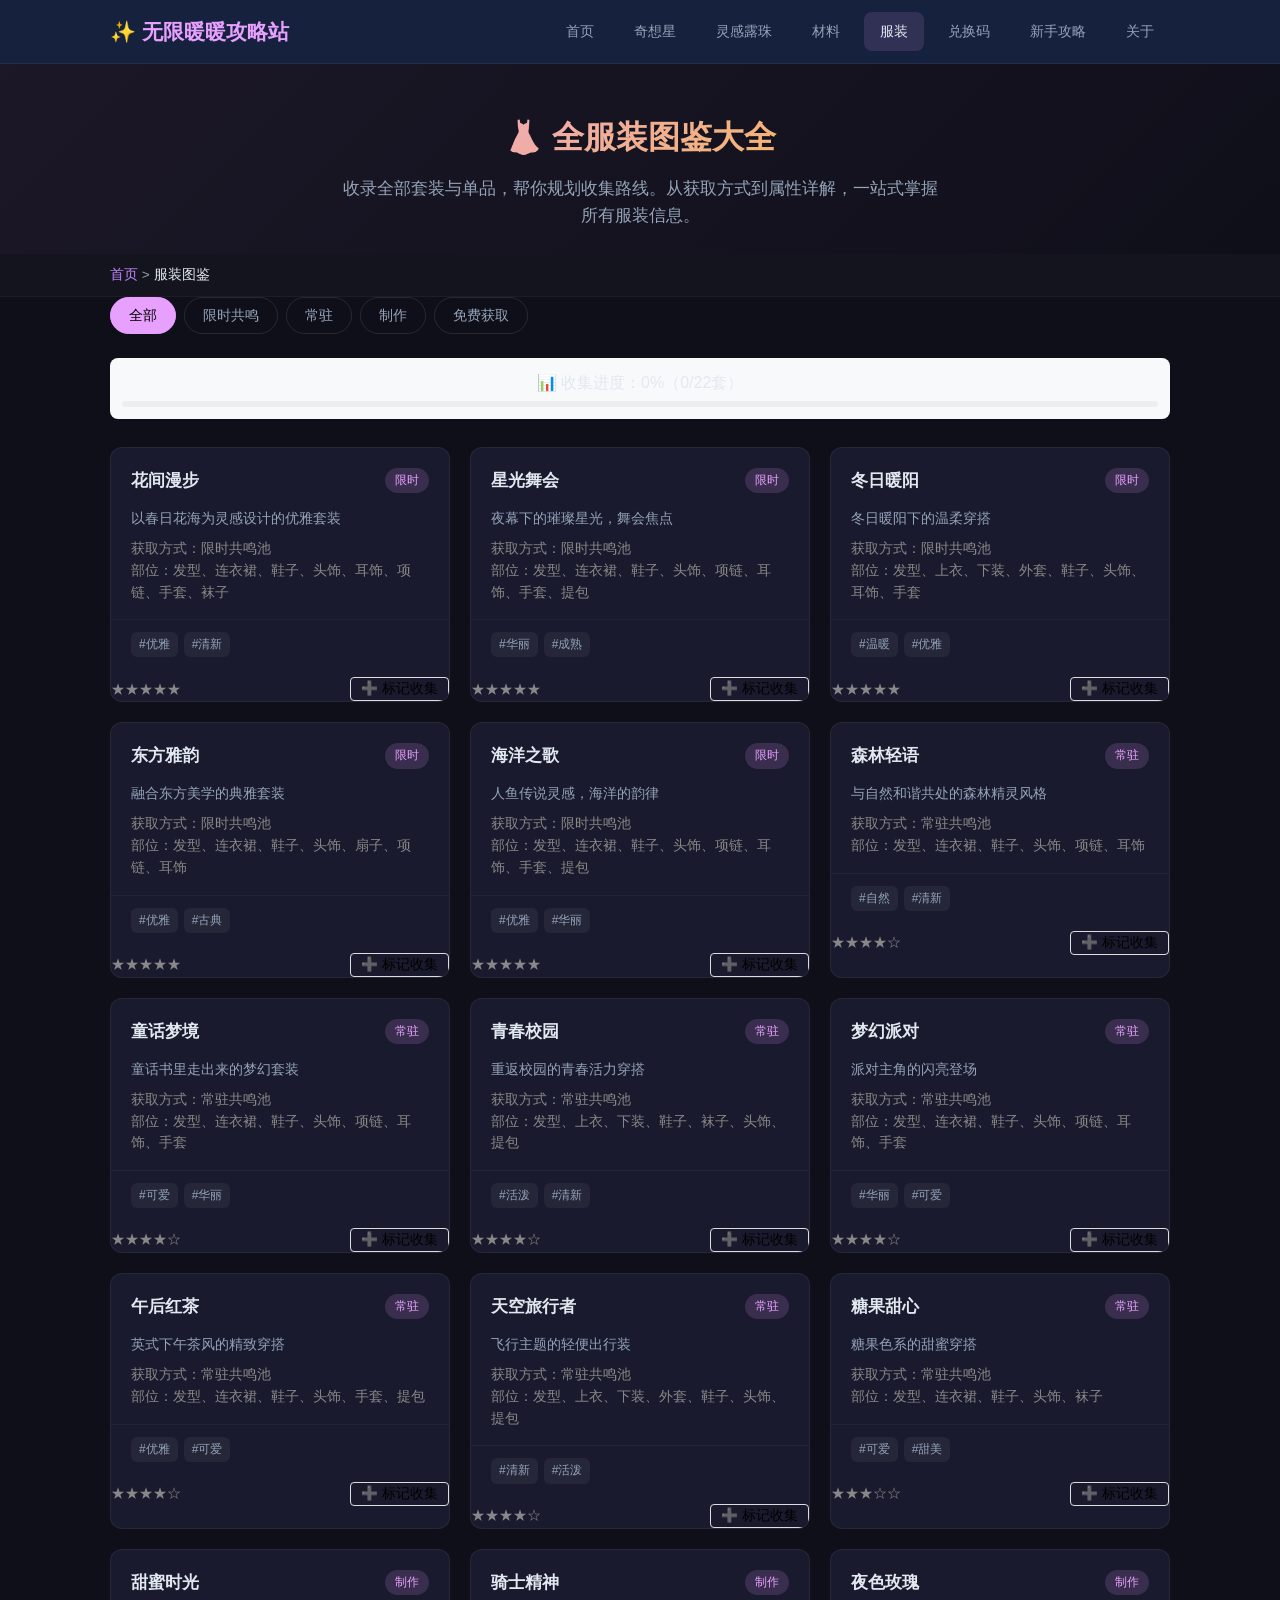
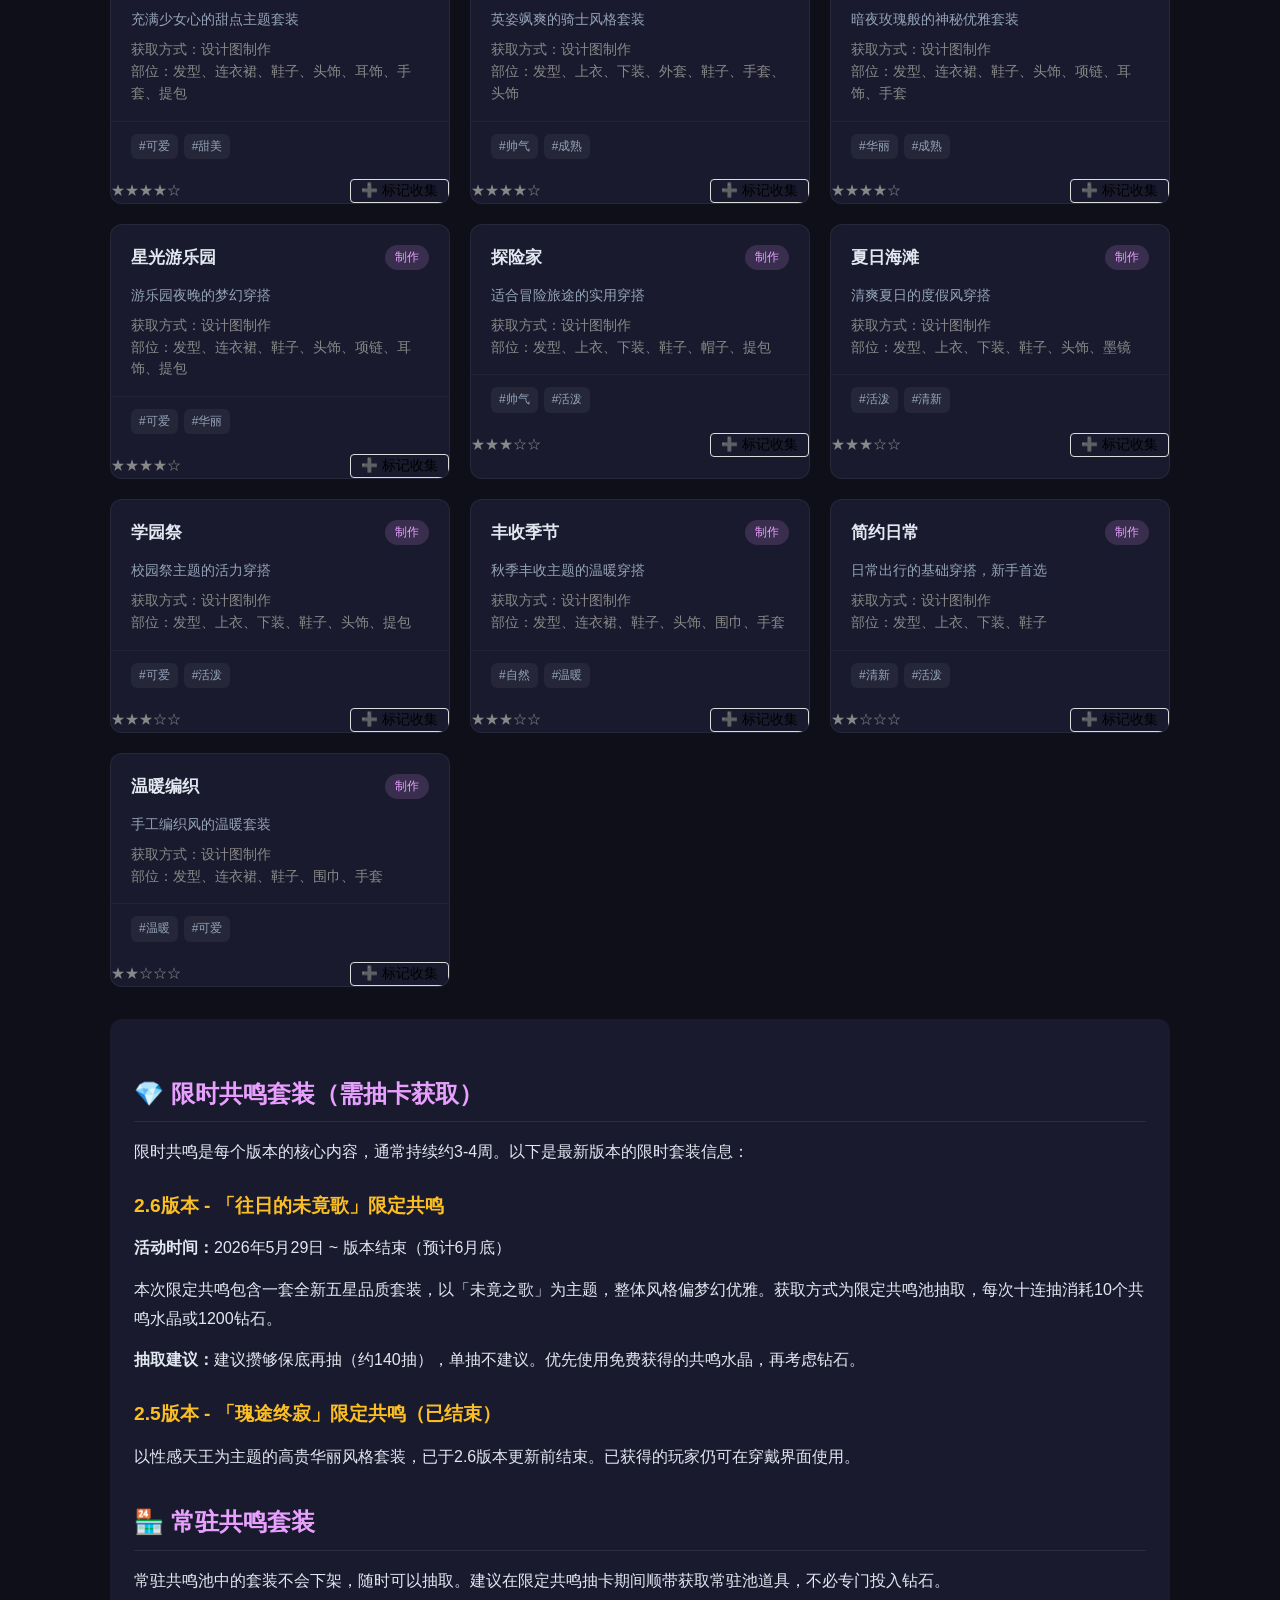
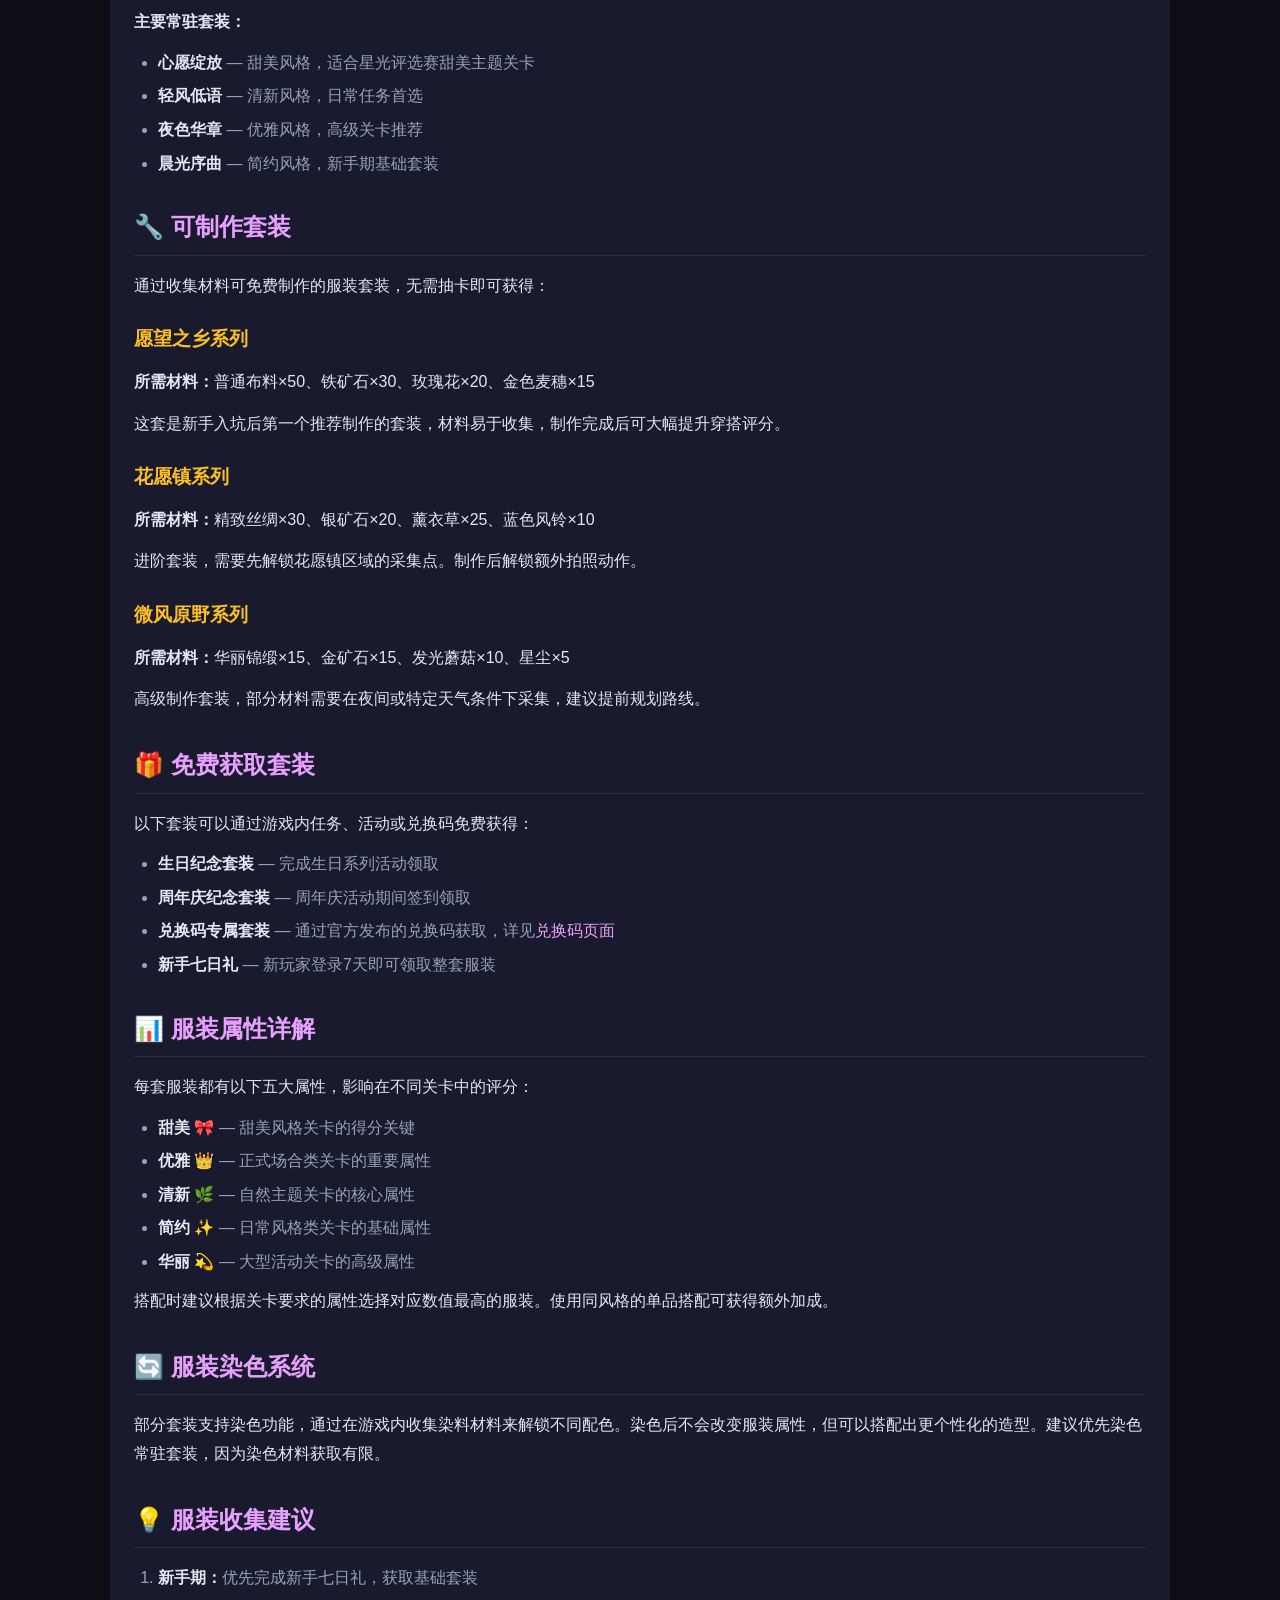
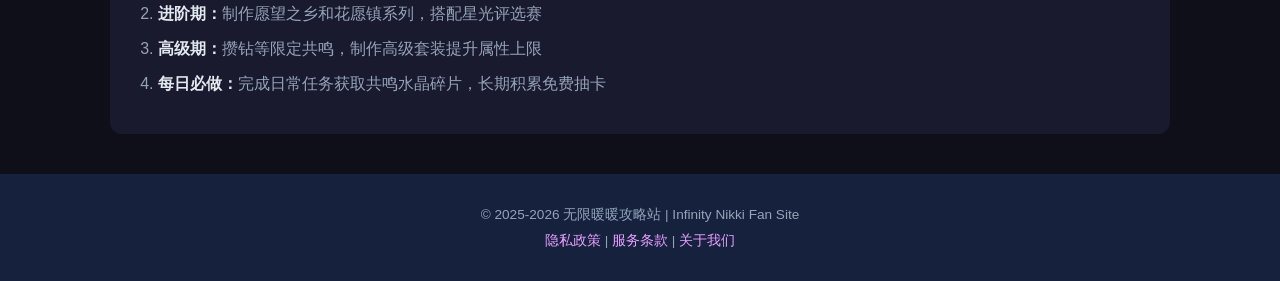
<file: outfits.html>
<!DOCTYPE html>
<html lang="zh-CN">
<head>
    <meta charset="UTF-8">
    <meta name="viewport" content="width=device-width, initial-scale=1.0">
    <title>全服装图鉴与获取攻略 - 无限暖暖攻略站</title>
    <meta name="description" content="无限暖暖全服装图鉴大全，收录所有套装与单品，包含获取方式、属性详解、制作材料清单与搭配推荐。持续更新中。">
    <meta name="keywords" content="无限暖暖, 服装图鉴, 套装, 获取方式, 服装制作, 属性详解, 搭配推荐">
    <link rel="stylesheet" href="style.css">
    <script async src="https://pagead2.googlesyndication.com/pagead/js/adsbygoogle.js?client=ca-pub-8350493966733244" crossorigin="anonymous"></script>
    <script type="application/ld+json">
    {
        "@context": "https://schema.org",
        "@type": "CollectionPage",
        "name": "全服装图鉴与获取攻略 - 无限暖暖攻略站",
        "description": "无限暖暖全服装图鉴大全，收录所有套装与单品的获取方式、属性详解与搭配推荐。",
        "about": {
            "@type": "Thing",
            "name": "无限暖暖服装图鉴"
        }
    }
    </script>
</head>
<body>
    <header class="site-header">
        <div class="container">
            <div class="logo">
                <h1>✨ 无限暖暖攻略站</h1>
            </div>
            <nav class="main-nav">
                <button class="mobile-menu-btn" id="menuToggle">☰</button>
                <ul id="navMenu">
                    <li><a href="index.html">首页</a></li>
                    <li><a href="whimstars.html">奇想星</a></li>
                    <li><a href="dewdrops.html">灵感露珠</a></li>
                    <li><a href="materials.html">材料</a></li>
                    <li><a href="outfits.html" class="active">服装</a></li>
                    <li><a href="codes.html">兑换码</a></li>
                    <li><a href="beginner.html">新手攻略</a></li>
                    <li><a href="about.html">关于</a></li>
                </ul>
            </nav>
        </div>
    </header>

    <main>
        <section class="page-hero">
            <div class="container">
                <h1>👗 全服装图鉴大全</h1>
                <p class="page-description">收录全部套装与单品，帮你规划收集路线。从获取方式到属性详解，一站式掌握所有服装信息。</p>
            </div>
        </section>

        <!-- 导航面包屑 -->
        <div class="breadcrumb">
            <div class="container">
                <a href="index.html">首页</a> &gt; <span>服装图鉴</span>
            </div>
        </div>

        <!-- 筛选器 -->
        <section class="content-area">
            <div class="container">
                <div class="filter-bar">
                    <button class="filter-btn active" data-type="all">全部</button>
                    <button class="filter-btn" data-type="limited">限时共鸣</button>
                    <button class="filter-btn" data-type="permanent">常驻</button>
                    <button class="filter-btn" data-type="crafting">制作</button>
                    <button class="filter-btn" data-type="free">免费获取</button>
                </div>

                <div class="outfits-grid" id="outfitsGrid">
                    <!-- 由JS动态渲染 -->
                </div>
            </div>
        </section>

        <!-- 详细的服装攻略内容 -->
        <section class="content-area" style="padding-top:0;">
            <div class="container">
                <div class="guide-article">
                    <h2>💎 限时共鸣套装（需抽卡获取）</h2>
                    <p>限时共鸣是每个版本的核心内容，通常持续约3-4周。以下是最新版本的限时套装信息：</p>
                    
                    <h3>2.6版本 - 「往日的未竟歌」限定共鸣</h3>
                    <p><strong>活动时间：</strong>2026年5月29日 ~ 版本结束（预计6月底）</p>
                    <p>本次限定共鸣包含一套全新五星品质套装，以「未竟之歌」为主题，整体风格偏梦幻优雅。获取方式为限定共鸣池抽取，每次十连抽消耗10个共鸣水晶或1200钻石。</p>
                    <p><strong>抽取建议：</strong>建议攒够保底再抽（约140抽），单抽不建议。优先使用免费获得的共鸣水晶，再考虑钻石。</p>

                    <h3>2.5版本 - 「瑰途终寂」限定共鸣（已结束）</h3>
                    <p>以性感天王为主题的高贵华丽风格套装，已于2.6版本更新前结束。已获得的玩家仍可在穿戴界面使用。</p>

                    <h2>🏪 常驻共鸣套装</h2>
                    <p>常驻共鸣池中的套装不会下架，随时可以抽取。建议在限定共鸣抽卡期间顺带获取常驻池道具，不必专门投入钻石。</p>
                    <p><strong>主要常驻套装：</strong></p>
                    <ul>
                        <li><strong>心愿绽放</strong> — 甜美风格，适合星光评选赛甜美主题关卡</li>
                        <li><strong>轻风低语</strong> — 清新风格，日常任务首选</li>
                        <li><strong>夜色华章</strong> — 优雅风格，高级关卡推荐</li>
                        <li><strong>晨光序曲</strong> — 简约风格，新手期基础套装</li>
                    </ul>

                    <h2>🔧 可制作套装</h2>
                    <p>通过收集材料可免费制作的服装套装，无需抽卡即可获得：</p>

                    <h3>愿望之乡系列</h3>
                    <p><strong>所需材料：</strong>普通布料×50、铁矿石×30、玫瑰花×20、金色麦穗×15</p>
                    <p>这套是新手入坑后第一个推荐制作的套装，材料易于收集，制作完成后可大幅提升穿搭评分。</p>

                    <h3>花愿镇系列</h3>
                    <p><strong>所需材料：</strong>精致丝绸×30、银矿石×20、薰衣草×25、蓝色风铃×10</p>
                    <p>进阶套装，需要先解锁花愿镇区域的采集点。制作后解锁额外拍照动作。</p>

                    <h3>微风原野系列</h3>
                    <p><strong>所需材料：</strong>华丽锦缎×15、金矿石×15、发光蘑菇×10、星尘×5</p>
                    <p>高级制作套装，部分材料需要在夜间或特定天气条件下采集，建议提前规划路线。</p>

                    <h2>🎁 免费获取套装</h2>
                    <p>以下套装可以通过游戏内任务、活动或兑换码免费获得：</p>
                    <ul>
                        <li><strong>生日纪念套装</strong> — 完成生日系列活动领取</li>
                        <li><strong>周年庆纪念套装</strong> — 周年庆活动期间签到领取</li>
                        <li><strong>兑换码专属套装</strong> — 通过官方发布的兑换码获取，详见<a href="codes.html">兑换码页面</a></li>
                        <li><strong>新手七日礼</strong> — 新玩家登录7天即可领取整套服装</li>
                    </ul>

                    <h2>📊 服装属性详解</h2>
                    <p>每套服装都有以下五大属性，影响在不同关卡中的评分：</p>
                    <ul>
                        <li><strong>甜美 🎀</strong> — 甜美风格关卡的得分关键</li>
                        <li><strong>优雅 👑</strong> — 正式场合类关卡的重要属性</li>
                        <li><strong>清新 🌿</strong> — 自然主题关卡的核心属性</li>
                        <li><strong>简约 ✨</strong> — 日常风格类关卡的基础属性</li>
                        <li><strong>华丽 💫</strong> — 大型活动关卡的高级属性</li>
                    </ul>
                    <p>搭配时建议根据关卡要求的属性选择对应数值最高的服装。使用同风格的单品搭配可获得额外加成。</p>

                    <h2>🔄 服装染色系统</h2>
                    <p>部分套装支持染色功能，通过在游戏内收集染料材料来解锁不同配色。染色后不会改变服装属性，但可以搭配出更个性化的造型。建议优先染色常驻套装，因为染色材料获取有限。</p>

                    <h2>💡 服装收集建议</h2>
                    <ol>
                        <li><strong>新手期：</strong>优先完成新手七日礼，获取基础套装</li>
                        <li><strong>进阶期：</strong>制作愿望之乡和花愿镇系列，搭配星光评选赛</li>
                        <li><strong>高级期：</strong>攒钻等限定共鸣，制作高级套装提升属性上限</li>
                        <li><strong>每日必做：</strong>完成日常任务获取共鸣水晶碎片，长期积累免费抽卡</li>
                    </ol>
                </div>
            </div>
        </section>
    </main>

    <footer class="site-footer">
        <div class="container">
            <p>© 2025-2026 无限暖暖攻略站 | Infinity Nikki Fan Site</p>
            <p class="footer-note"><a href="privacy.html">隐私政策</a> | <a href="terms.html">服务条款</a> | <a href="about.html">关于我们</a></p>
        </div>
    </footer>

    <script src="script.js"></script>
</body>
</html>
</file>
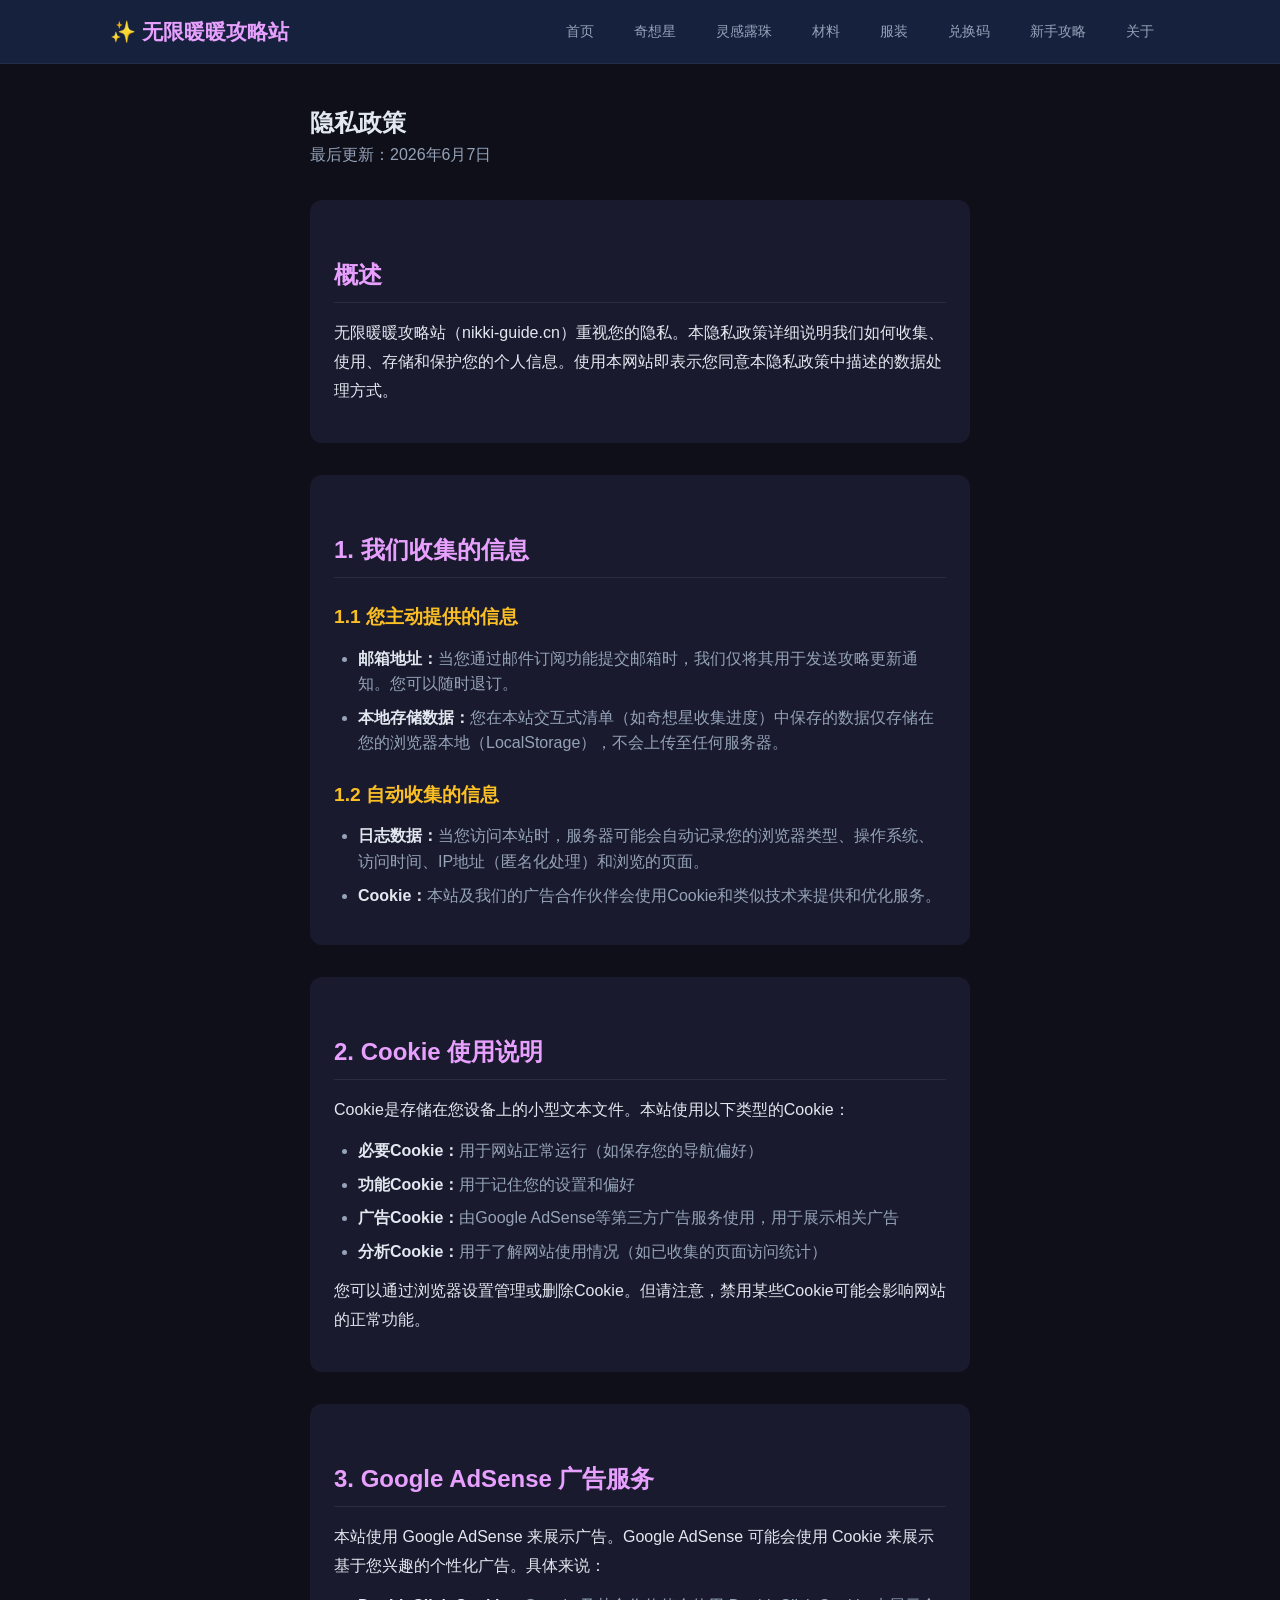
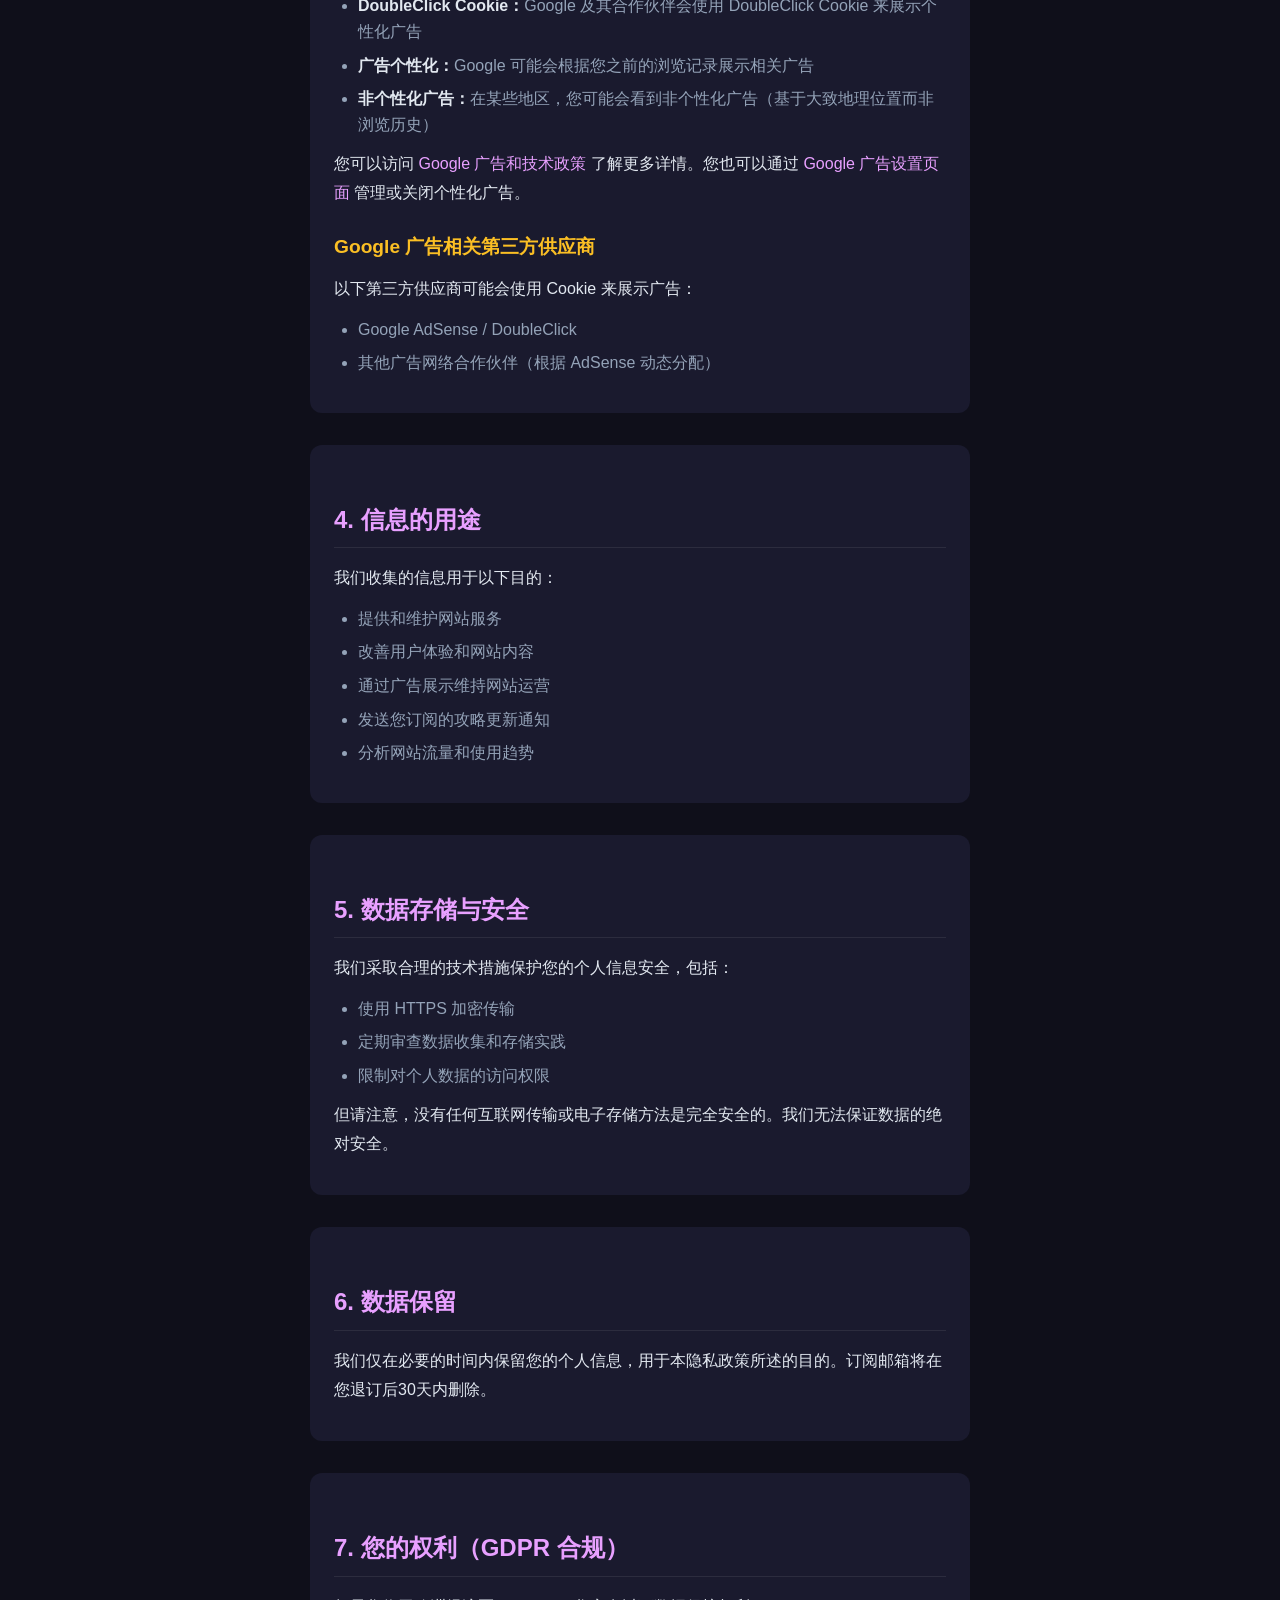
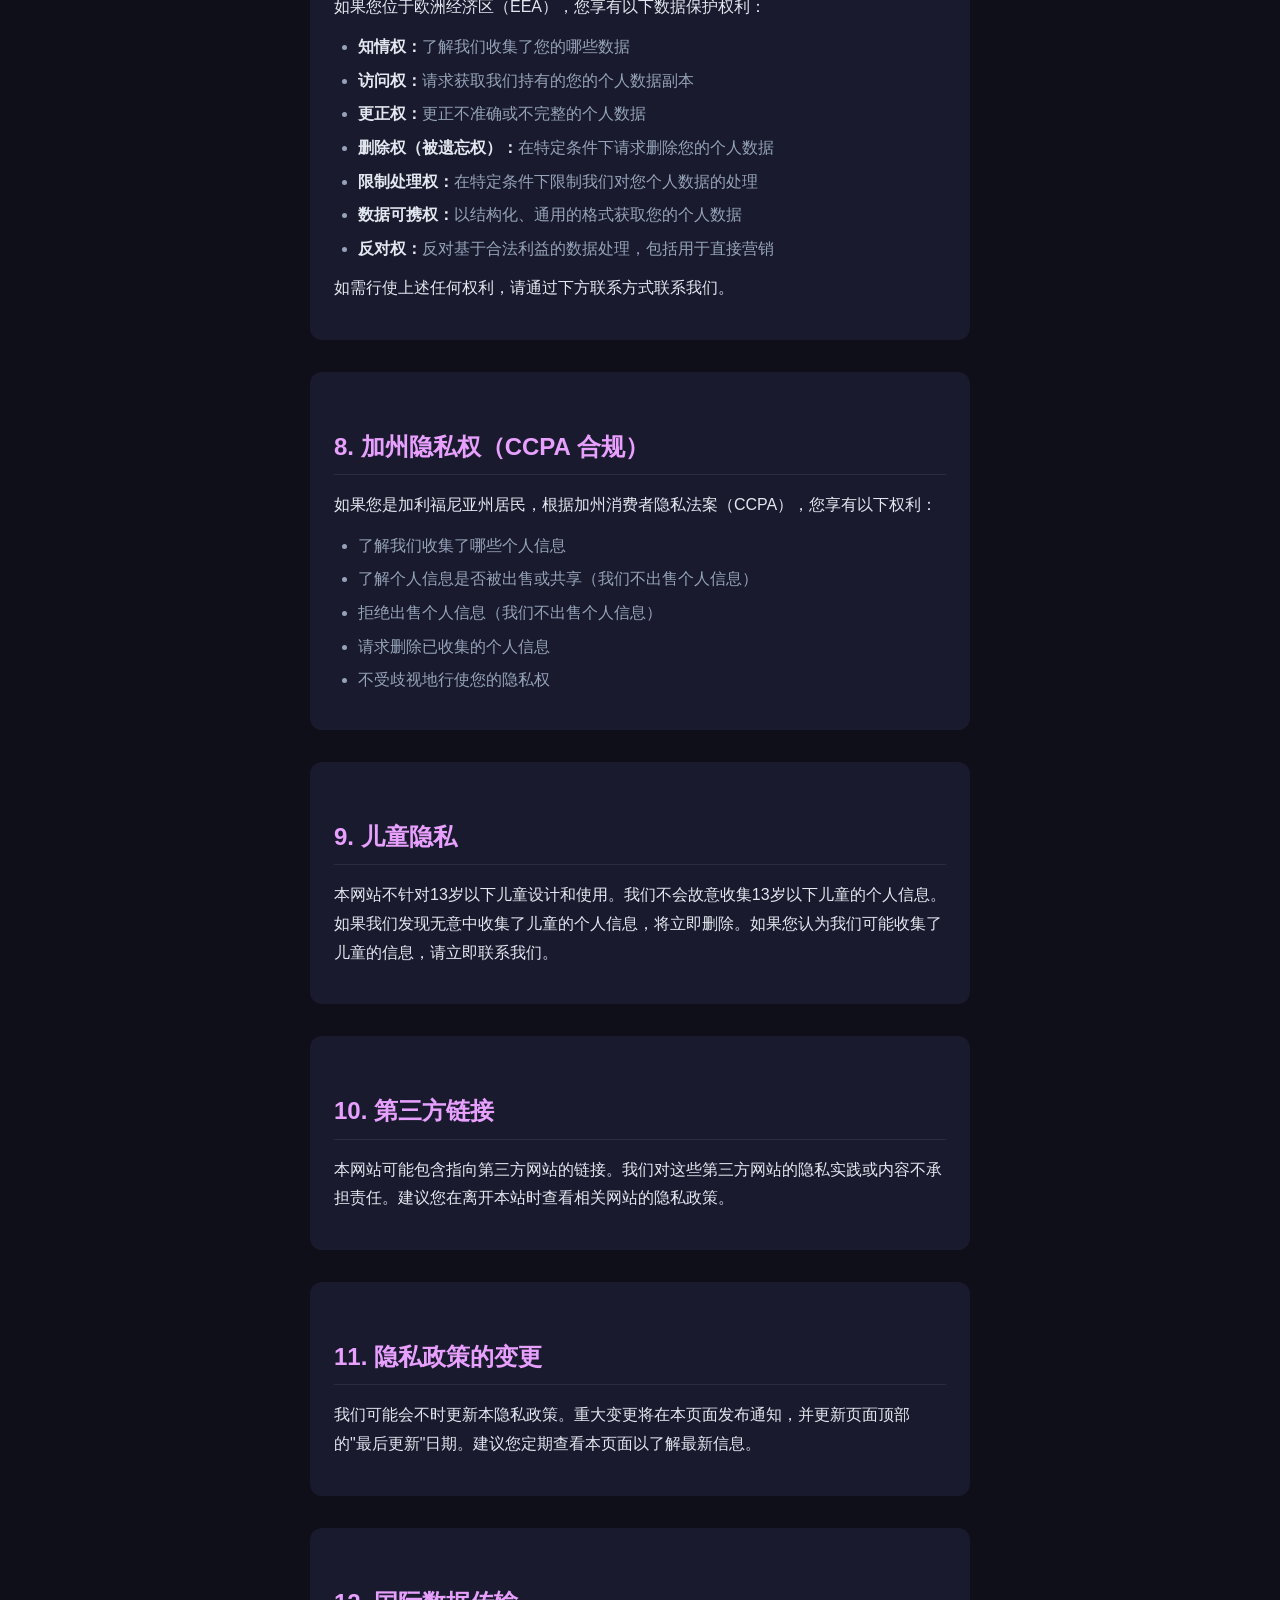
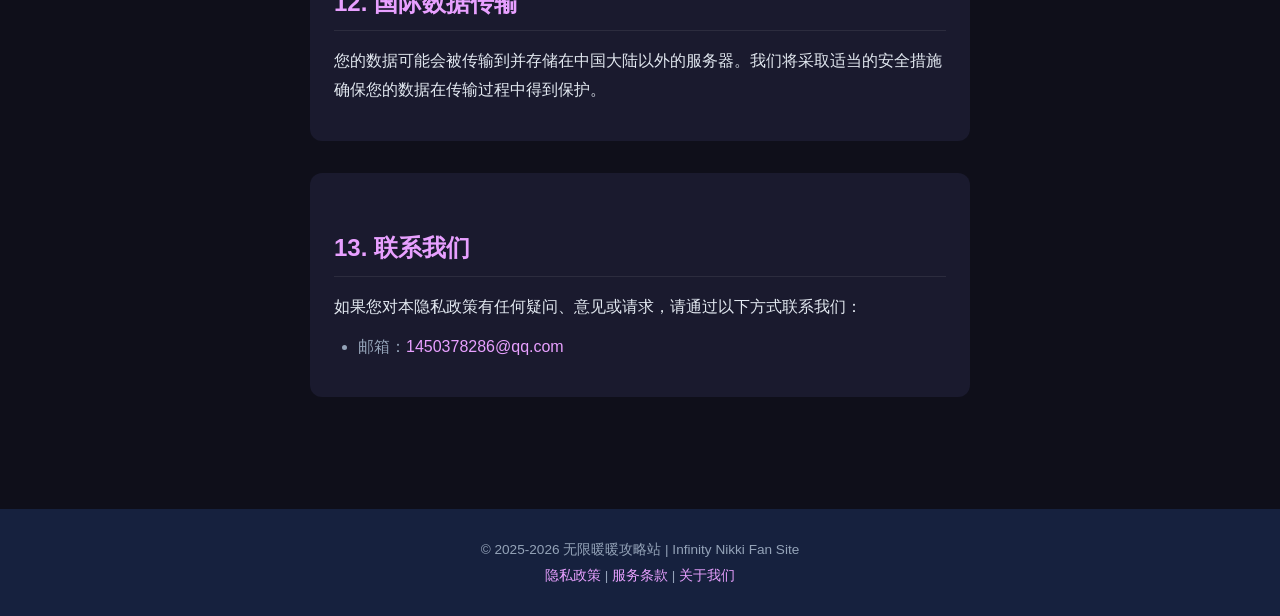
<file: privacy.html>
<!DOCTYPE html>
<html lang="zh-CN">
<head>
    <meta charset="UTF-8">
    <meta name="viewport" content="width=device-width, initial-scale=1.0">
    <title>隐私政策 - 无限暖暖攻略站</title>
    <meta name="description" content="无限暖暖攻略站隐私政策，详细说明我们如何收集、使用和保护您的个人信息。适用于Google AdSense广告服务。">
    <link rel="stylesheet" href="style.css">
    <script async src="https://pagead2.googlesyndication.com/pagead/js/adsbygoogle.js?client=ca-pub-8350493966733244" crossorigin="anonymous"></script>
</head>
<body>
    <header class="site-header">
        <div class="container">
            <div class="logo">
                <h1>✨ 无限暖暖攻略站</h1>
            </div>
            <nav class="main-nav">
                <button class="mobile-menu-btn" id="menuToggle">☰</button>
                <ul id="navMenu">
                    <li><a href="index.html">首页</a></li>
                    <li><a href="whimstars.html">奇想星</a></li>
                    <li><a href="dewdrops.html">灵感露珠</a></li>
                    <li><a href="materials.html">材料</a></li>
                    <li><a href="outfits.html">服装</a></li>
                    <li><a href="codes.html">兑换码</a></li>
                    <li><a href="beginner.html">新手攻略</a></li>
                    <li><a href="about.html">关于</a></li>
                </ul>
            </nav>
        </div>
    </header>
    <main>
        <section class="content-area" style="padding:40px 0;">
            <div class="container" style="max-width:700px;margin:0 auto;padding:0 20px;">
                <h1>隐私政策</h1>
                <p style="color:var(--text-dim);margin-bottom:24px;">最后更新：2026年6月7日</p>
                
                <div class="guide-article">
                    <h2>概述</h2>
                    <p>无限暖暖攻略站（nikki-guide.cn）重视您的隐私。本隐私政策详细说明我们如何收集、使用、存储和保护您的个人信息。使用本网站即表示您同意本隐私政策中描述的数据处理方式。</p>
                </div>

                <div class="guide-article">
                    <h2>1. 我们收集的信息</h2>
                    
                    <h3>1.1 您主动提供的信息</h3>
                    <ul>
                        <li><strong>邮箱地址：</strong>当您通过邮件订阅功能提交邮箱时，我们仅将其用于发送攻略更新通知。您可以随时退订。</li>
                        <li><strong>本地存储数据：</strong>您在本站交互式清单（如奇想星收集进度）中保存的数据仅存储在您的浏览器本地（LocalStorage），不会上传至任何服务器。</li>
                    </ul>

                    <h3>1.2 自动收集的信息</h3>
                    <ul>
                        <li><strong>日志数据：</strong>当您访问本站时，服务器可能会自动记录您的浏览器类型、操作系统、访问时间、IP地址（匿名化处理）和浏览的页面。</li>
                        <li><strong>Cookie：</strong>本站及我们的广告合作伙伴会使用Cookie和类似技术来提供和优化服务。</li>
                    </ul>
                </div>

                <div class="guide-article">
                    <h2>2. Cookie 使用说明</h2>
                    <p>Cookie是存储在您设备上的小型文本文件。本站使用以下类型的Cookie：</p>
                    <ul>
                        <li><strong>必要Cookie：</strong>用于网站正常运行（如保存您的导航偏好）</li>
                        <li><strong>功能Cookie：</strong>用于记住您的设置和偏好</li>
                        <li><strong>广告Cookie：</strong>由Google AdSense等第三方广告服务使用，用于展示相关广告</li>
                        <li><strong>分析Cookie：</strong>用于了解网站使用情况（如已收集的页面访问统计）</li>
                    </ul>
                    <p>您可以通过浏览器设置管理或删除Cookie。但请注意，禁用某些Cookie可能会影响网站的正常功能。</p>
                </div>

                <div class="guide-article">
                    <h2>3. Google AdSense 广告服务</h2>
                    <p>本站使用 Google AdSense 来展示广告。Google AdSense 可能会使用 Cookie 来展示基于您兴趣的个性化广告。具体来说：</p>
                    <ul>
                        <li><strong>DoubleClick Cookie：</strong>Google 及其合作伙伴会使用 DoubleClick Cookie 来展示个性化广告</li>
                        <li><strong>广告个性化：</strong>Google 可能会根据您之前的浏览记录展示相关广告</li>
                        <li><strong>非个性化广告：</strong>在某些地区，您可能会看到非个性化广告（基于大致地理位置而非浏览历史）</li>
                    </ul>
                    <p>您可以访问 <a href="https://policies.google.com/technologies/ads" target="_blank" rel="noopener">Google 广告和技术政策</a> 了解更多详情。您也可以通过 <a href="https://adssettings.google.com" target="_blank" rel="noopener">Google 广告设置页面</a> 管理或关闭个性化广告。</p>
                    
                    <h3>Google 广告相关第三方供应商</h3>
                    <p>以下第三方供应商可能会使用 Cookie 来展示广告：</p>
                    <ul>
                        <li>Google AdSense / DoubleClick</li>
                        <li>其他广告网络合作伙伴（根据 AdSense 动态分配）</li>
                    </ul>
                </div>

                <div class="guide-article">
                    <h2>4. 信息的用途</h2>
                    <p>我们收集的信息用于以下目的：</p>
                    <ul>
                        <li>提供和维护网站服务</li>
                        <li>改善用户体验和网站内容</li>
                        <li>通过广告展示维持网站运营</li>
                        <li>发送您订阅的攻略更新通知</li>
                        <li>分析网站流量和使用趋势</li>
                    </ul>
                </div>

                <div class="guide-article">
                    <h2>5. 数据存储与安全</h2>
                    <p>我们采取合理的技术措施保护您的个人信息安全，包括：</p>
                    <ul>
                        <li>使用 HTTPS 加密传输</li>
                        <li>定期审查数据收集和存储实践</li>
                        <li>限制对个人数据的访问权限</li>
                    </ul>
                    <p>但请注意，没有任何互联网传输或电子存储方法是完全安全的。我们无法保证数据的绝对安全。</p>
                </div>

                <div class="guide-article">
                    <h2>6. 数据保留</h2>
                    <p>我们仅在必要的时间内保留您的个人信息，用于本隐私政策所述的目的。订阅邮箱将在您退订后30天内删除。</p>
                </div>

                <div class="guide-article">
                    <h2>7. 您的权利（GDPR 合规）</h2>
                    <p>如果您位于欧洲经济区（EEA），您享有以下数据保护权利：</p>
                    <ul>
                        <li><strong>知情权：</strong>了解我们收集了您的哪些数据</li>
                        <li><strong>访问权：</strong>请求获取我们持有的您的个人数据副本</li>
                        <li><strong>更正权：</strong>更正不准确或不完整的个人数据</li>
                        <li><strong>删除权（被遗忘权）：</strong>在特定条件下请求删除您的个人数据</li>
                        <li><strong>限制处理权：</strong>在特定条件下限制我们对您个人数据的处理</li>
                        <li><strong>数据可携权：</strong>以结构化、通用的格式获取您的个人数据</li>
                        <li><strong>反对权：</strong>反对基于合法利益的数据处理，包括用于直接营销</li>
                    </ul>
                    <p>如需行使上述任何权利，请通过下方联系方式联系我们。</p>
                </div>

                <div class="guide-article">
                    <h2>8. 加州隐私权（CCPA 合规）</h2>
                    <p>如果您是加利福尼亚州居民，根据加州消费者隐私法案（CCPA），您享有以下权利：</p>
                    <ul>
                        <li>了解我们收集了哪些个人信息</li>
                        <li>了解个人信息是否被出售或共享（我们不出售个人信息）</li>
                        <li>拒绝出售个人信息（我们不出售个人信息）</li>
                        <li>请求删除已收集的个人信息</li>
                        <li>不受歧视地行使您的隐私权</li>
                    </ul>
                </div>

                <div class="guide-article">
                    <h2>9. 儿童隐私</h2>
                    <p>本网站不针对13岁以下儿童设计和使用。我们不会故意收集13岁以下儿童的个人信息。如果我们发现无意中收集了儿童的个人信息，将立即删除。如果您认为我们可能收集了儿童的信息，请立即联系我们。</p>
                </div>

                <div class="guide-article">
                    <h2>10. 第三方链接</h2>
                    <p>本网站可能包含指向第三方网站的链接。我们对这些第三方网站的隐私实践或内容不承担责任。建议您在离开本站时查看相关网站的隐私政策。</p>
                </div>

                <div class="guide-article">
                    <h2>11. 隐私政策的变更</h2>
                    <p>我们可能会不时更新本隐私政策。重大变更将在本页面发布通知，并更新页面顶部的"最后更新"日期。建议您定期查看本页面以了解最新信息。</p>
                </div>

                <div class="guide-article">
                    <h2>12. 国际数据传输</h2>
                    <p>您的数据可能会被传输到并存储在中国大陆以外的服务器。我们将采取适当的安全措施确保您的数据在传输过程中得到保护。</p>
                </div>

                <div class="guide-article">
                    <h2>13. 联系我们</h2>
                    <p>如果您对本隐私政策有任何疑问、意见或请求，请通过以下方式联系我们：</p>
                    <ul>
                        <li>邮箱：<a href="mailto:1450378286@qq.com">1450378286@qq.com</a></li>
                    </ul>
                </div>
            </div>
        </section>
    </main>
    <footer class="site-footer">
        <div class="container">
            <p>© 2025-2026 无限暖暖攻略站 | Infinity Nikki Fan Site</p>
            <p class="footer-note"><a href="privacy.html">隐私政策</a> | <a href="terms.html">服务条款</a> | <a href="about.html">关于我们</a></p>
        </div>
    </footer>
    <script>
    document.getElementById('menuToggle')?.addEventListener('click', () => {
        document.getElementById('navMenu')?.list.toggle('open');
    });
    </script>
</body>
</html>
</file>
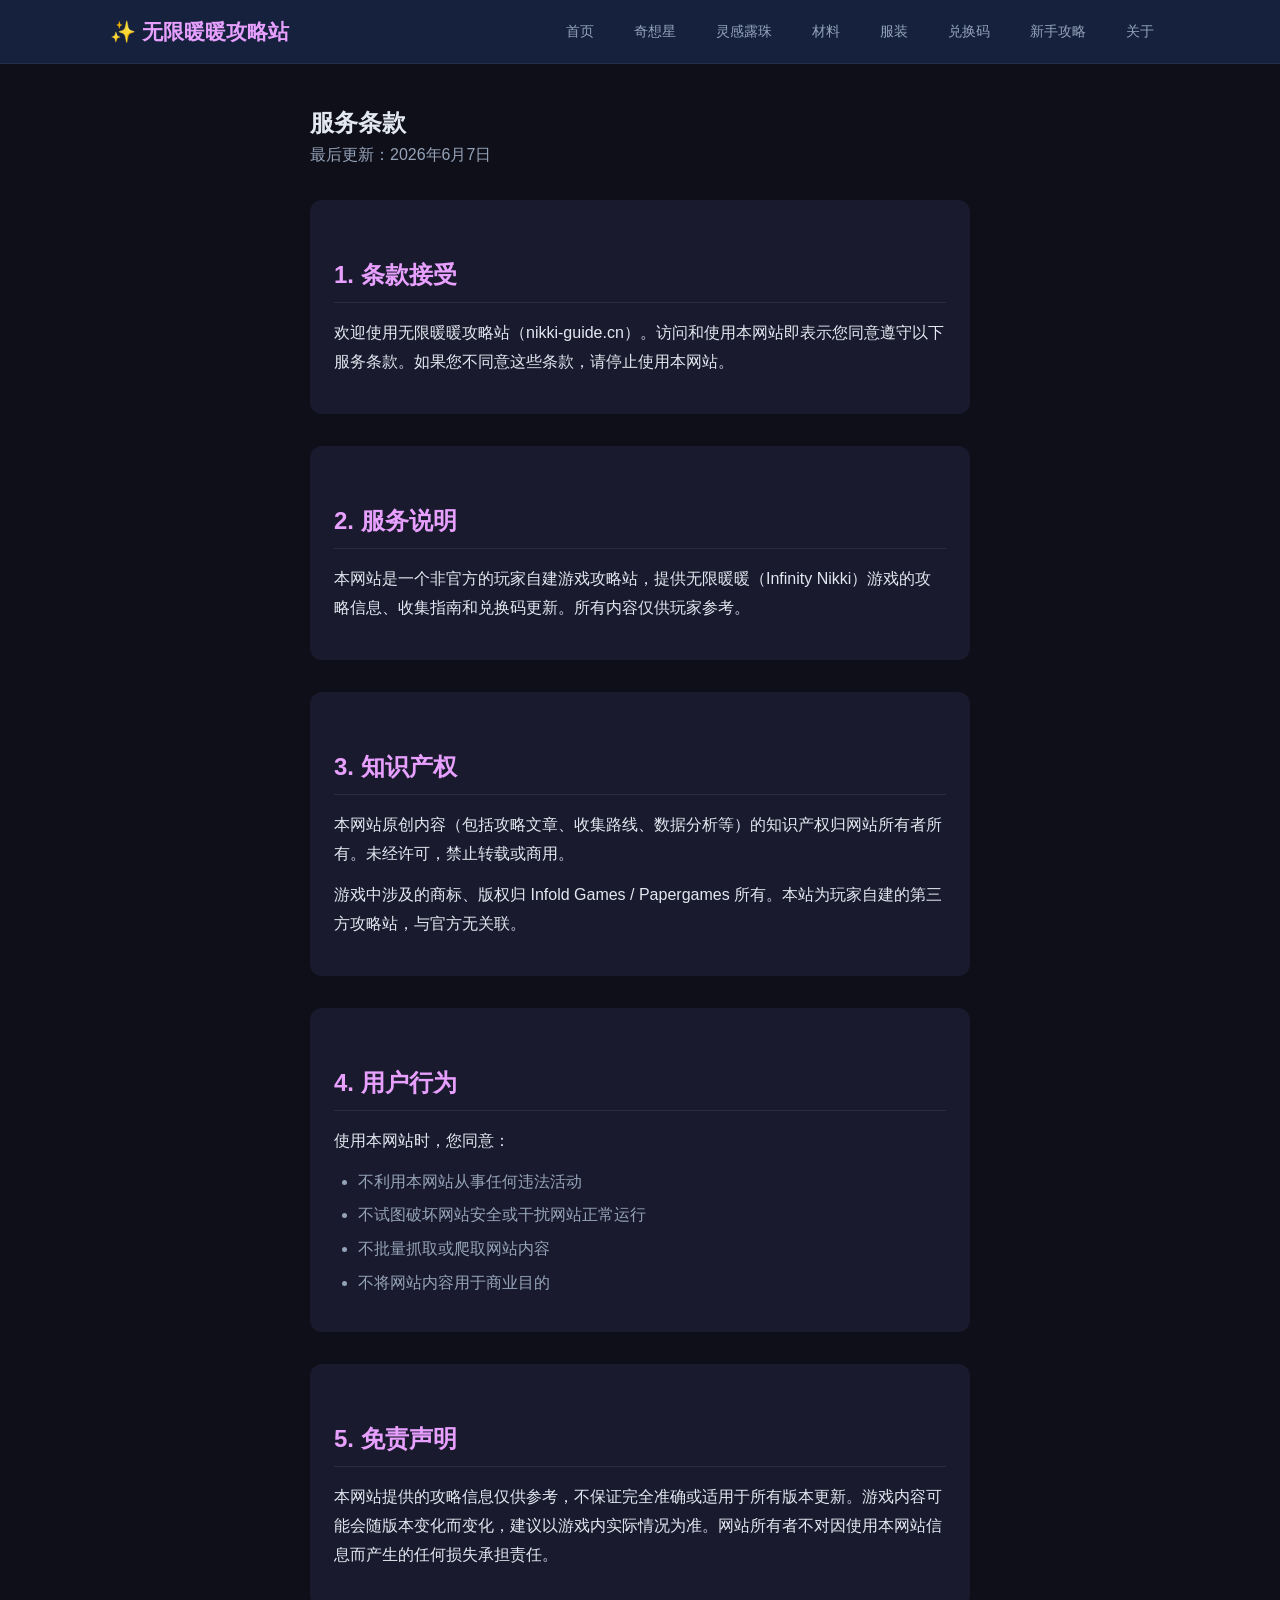
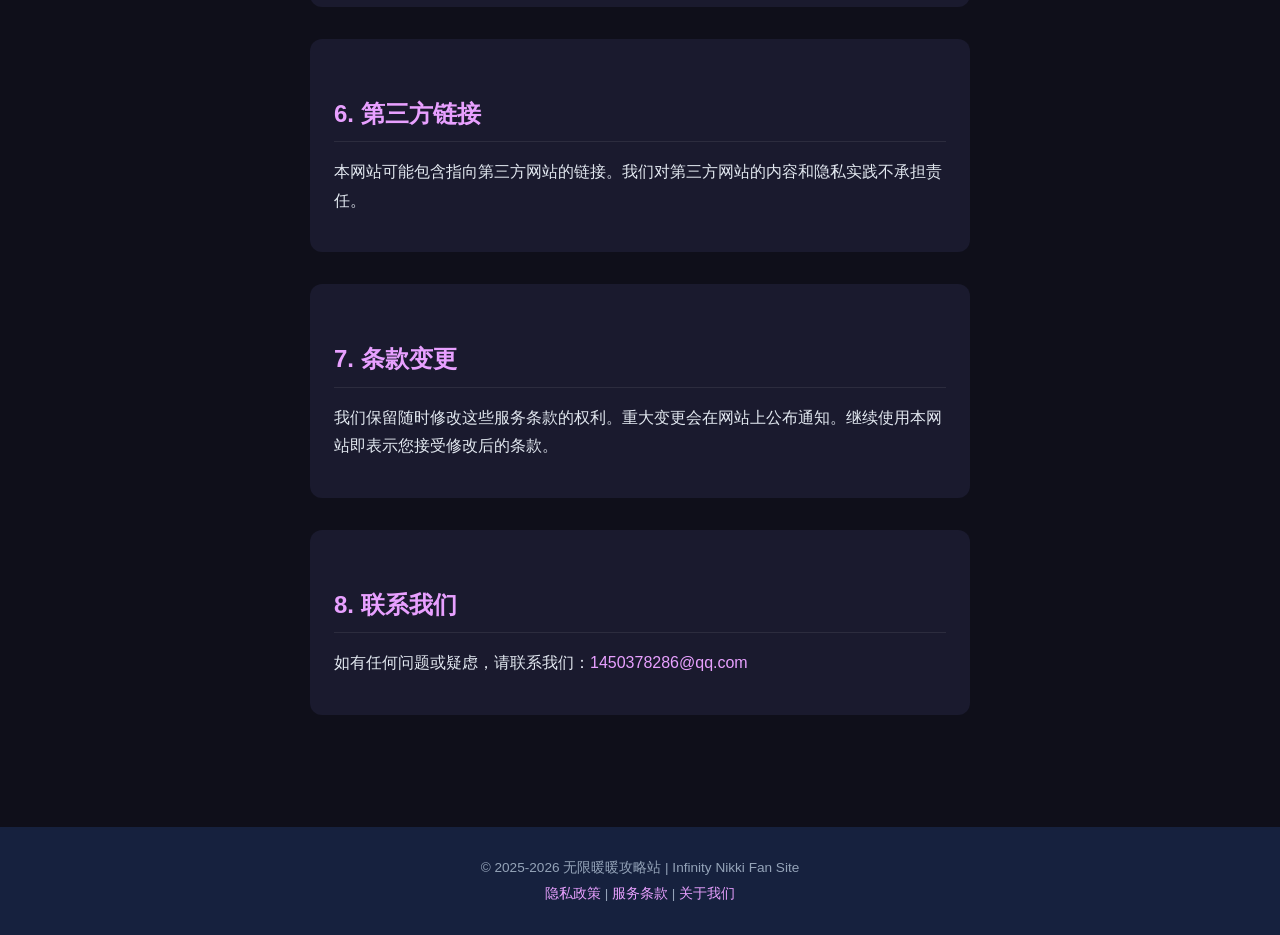
<file: terms.html>
<!DOCTYPE html>
<html lang="zh-CN">
<head>
    <meta charset="UTF-8">
    <meta name="viewport" content="width=device-width, initial-scale=1.0">
    <title>服务条款 - 无限暖暖攻略站</title>
    <meta name="description" content="无限暖暖攻略站服务条款，使用本网站即表示同意以下条款。">
    <link rel="stylesheet" href="style.css">
    <script async src="https://pagead2.googlesyndication.com/pagead/js/adsbygoogle.js?client=ca-pub-8350493966733244" crossorigin="anonymous"></script>
</head>
<body>
    <header class="site-header">
        <div class="container">
            <div class="logo">
                <h1>✨ 无限暖暖攻略站</h1>
            </div>
            <nav class="main-nav">
                <button class="mobile-menu-btn" id="menuToggle">☰</button>
                <ul id="navMenu">
                    <li><a href="index.html">首页</a></li>
                    <li><a href="whimstars.html">奇想星</a></li>
                    <li><a href="dewdrops.html">灵感露珠</a></li>
                    <li><a href="materials.html">材料</a></li>
                    <li><a href="outfits.html">服装</a></li>
                    <li><a href="codes.html">兑换码</a></li>
                    <li><a href="beginner.html">新手攻略</a></li>
                    <li><a href="about.html">关于</a></li>
                </ul>
            </nav>
        </div>
    </header>
    <main>
        <section class="content-area" style="padding:40px 0;">
            <div class="container" style="max-width:700px;margin:0 auto;padding:0 20px;">
                <h1>服务条款</h1>
                <p style="color:var(--text-dim);margin-bottom:24px;">最后更新：2026年6月7日</p>

                <div class="guide-article">
                    <h2>1. 条款接受</h2>
                    <p>欢迎使用无限暖暖攻略站（nikki-guide.cn）。访问和使用本网站即表示您同意遵守以下服务条款。如果您不同意这些条款，请停止使用本网站。</p>
                </div>

                <div class="guide-article">
                    <h2>2. 服务说明</h2>
                    <p>本网站是一个非官方的玩家自建游戏攻略站，提供无限暖暖（Infinity Nikki）游戏的攻略信息、收集指南和兑换码更新。所有内容仅供玩家参考。</p>
                </div>

                <div class="guide-article">
                    <h2>3. 知识产权</h2>
                    <p>本网站原创内容（包括攻略文章、收集路线、数据分析等）的知识产权归网站所有者所有。未经许可，禁止转载或商用。</p>
                    <p>游戏中涉及的商标、版权归 Infold Games / Papergames 所有。本站为玩家自建的第三方攻略站，与官方无关联。</p>
                </div>

                <div class="guide-article">
                    <h2>4. 用户行为</h2>
                    <p>使用本网站时，您同意：</p>
                    <ul>
                        <li>不利用本网站从事任何违法活动</li>
                        <li>不试图破坏网站安全或干扰网站正常运行</li>
                        <li>不批量抓取或爬取网站内容</li>
                        <li>不将网站内容用于商业目的</li>
                    </ul>
                </div>

                <div class="guide-article">
                    <h2>5. 免责声明</h2>
                    <p>本网站提供的攻略信息仅供参考，不保证完全准确或适用于所有版本更新。游戏内容可能会随版本变化而变化，建议以游戏内实际情况为准。网站所有者不对因使用本网站信息而产生的任何损失承担责任。</p>
                </div>

                <div class="guide-article">
                    <h2>6. 第三方链接</h2>
                    <p>本网站可能包含指向第三方网站的链接。我们对第三方网站的内容和隐私实践不承担责任。</p>
                </div>

                <div class="guide-article">
                    <h2>7. 条款变更</h2>
                    <p>我们保留随时修改这些服务条款的权利。重大变更会在网站上公布通知。继续使用本网站即表示您接受修改后的条款。</p>
                </div>

                <div class="guide-article">
                    <h2>8. 联系我们</h2>
                    <p>如有任何问题或疑虑，请联系我们：<a href="mailto:1450378286@qq.com">1450378286@qq.com</a></p>
                </div>
            </div>
        </section>
    </main>
    <footer class="site-footer">
        <div class="container">
            <p>© 2025-2026 无限暖暖攻略站 | Infinity Nikki Fan Site</p>
            <p class="footer-note"><a href="privacy.html">隐私政策</a> | <a href="terms.html">服务条款</a> | <a href="about.html">关于我们</a></p>
        </div>
    </footer>
    <script>
    document.getElementById('menuToggle')?.addEventListener('click', () => {
        document.getElementById('navMenu')?.classList.toggle('open');
    });
    </script>
</body>
</html>
</file>
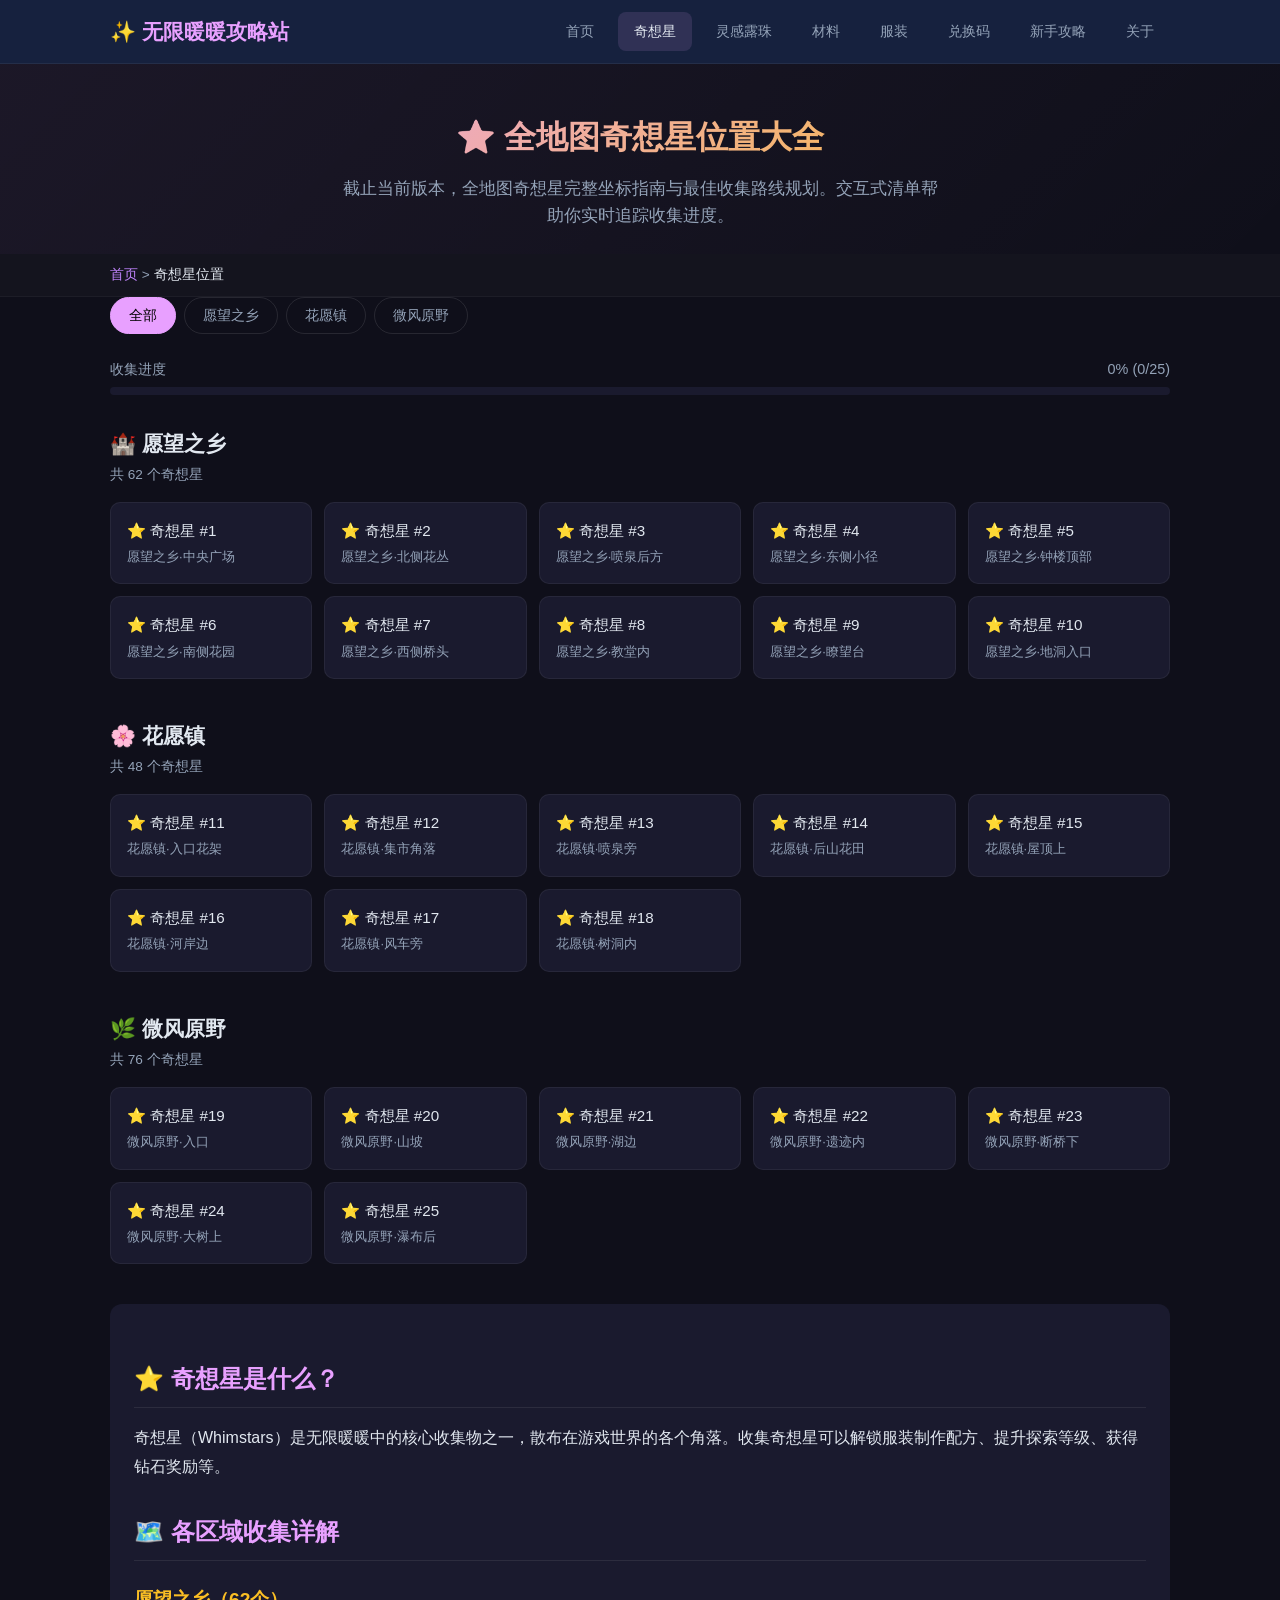
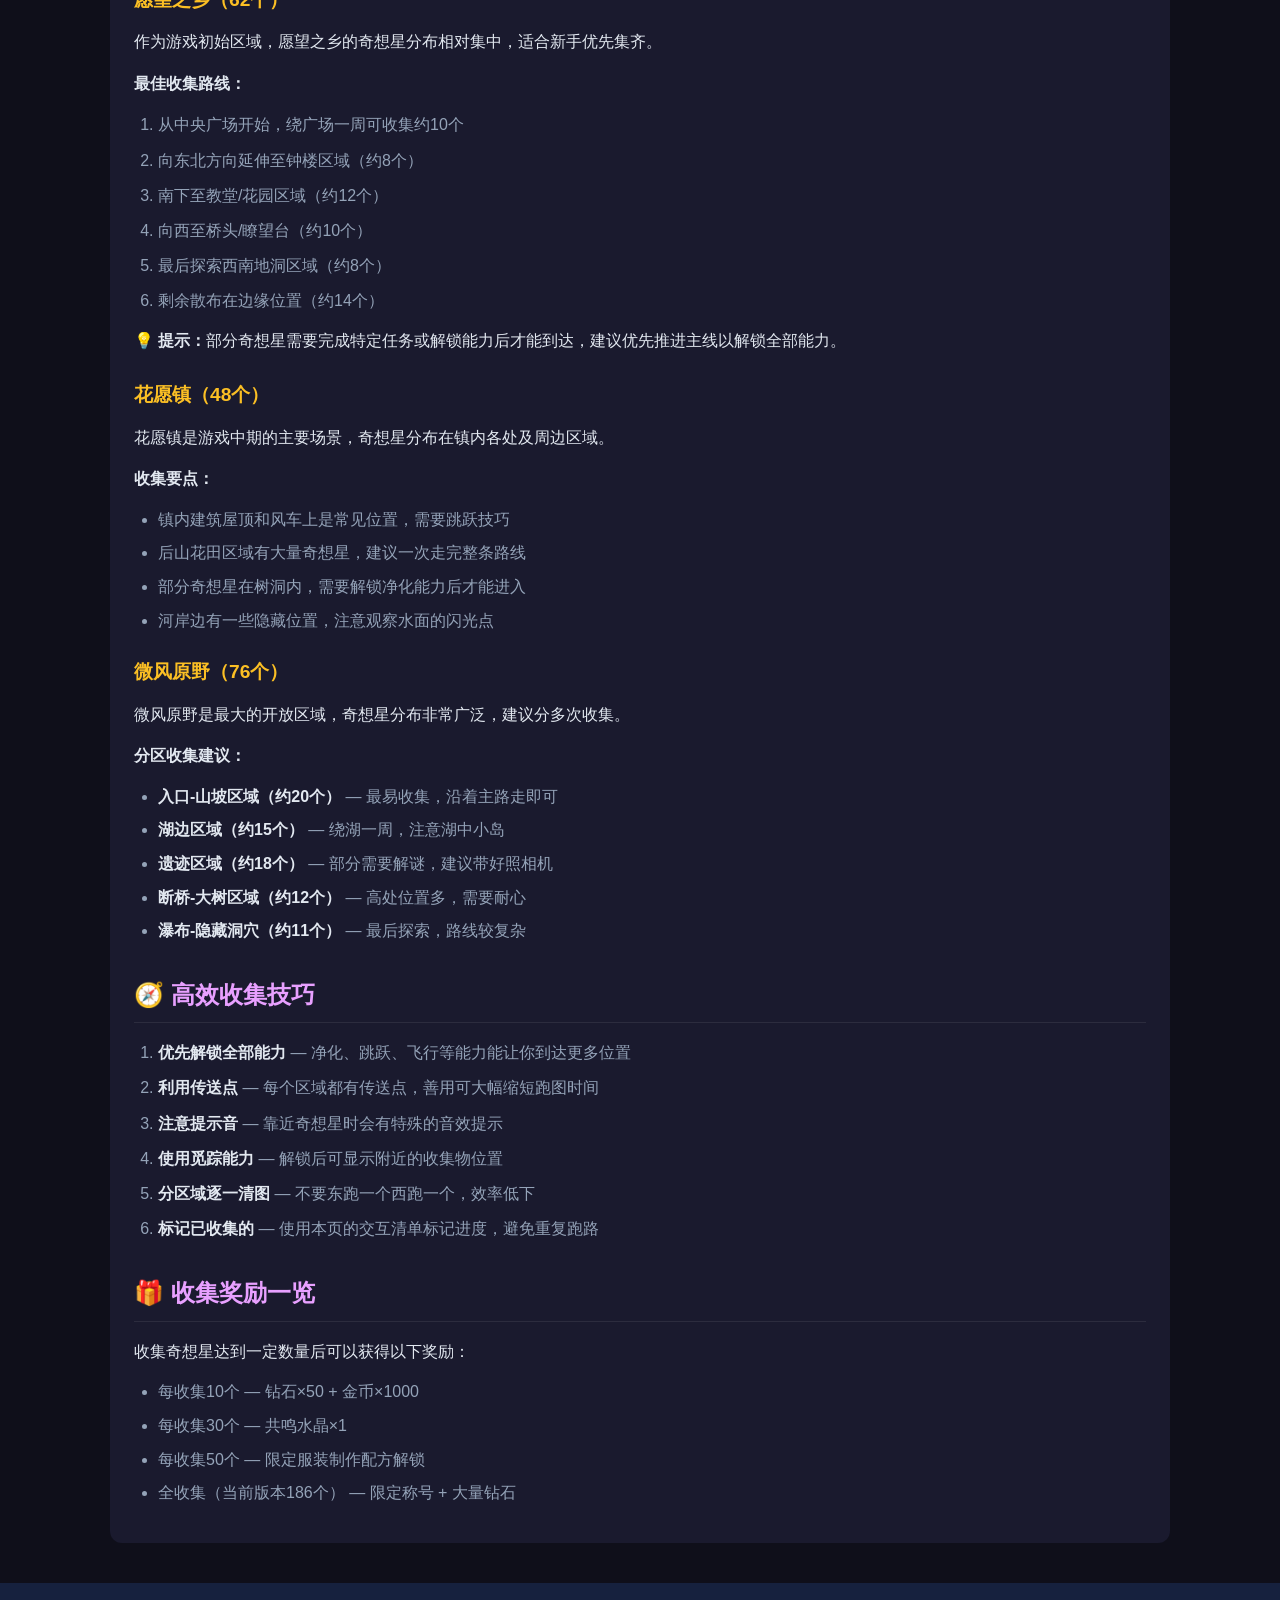
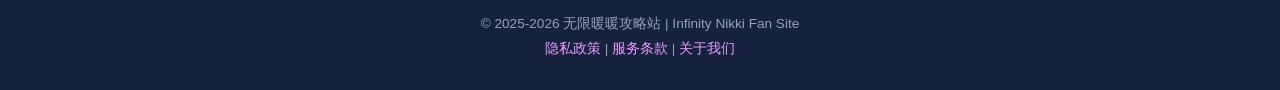
<file: whimstars.html>
<!DOCTYPE html>
<html lang="zh-CN">
<head>
    <meta charset="UTF-8">
    <meta name="viewport" content="width=device-width, initial-scale=1.0">
    <title>全地图奇想星位置大全 - 无限暖暖攻略站</title>
    <meta name="description" content="无限暖暖全地图奇想星位置指南大全，包含愿望之乡、花愿镇、微风原野等所有区域的奇想星坐标与最佳收集路线。附带交互式清单可标记进度。">
    <meta name="keywords" content="无限暖暖, 奇想星, 位置, 坐标, 收集, 愿望之乡, 花愿镇, 微风原野, 全收集">
    <link rel="stylesheet" href="style.css">
    <script async src="https://pagead2.googlesyndication.com/pagead/js/adsbygoogle.js?client=ca-pub-8350493966733244" crossorigin="anonymous"></script>
    <script type="application/ld+json">
    {
        "@context": "https://schema.org",
        "@type": "CollectionPage",
        "name": "全地图奇想星位置大全",
        "description": "无限暖暖全地图奇想星收集指南，含坐标与路线。",
        "about": "无限暖暖奇想星收集"
    }
    </script>
</head>
<body>
    <header class="site-header">
        <div class="container">
            <div class="logo">
                <h1>✨ 无限暖暖攻略站</h1>
            </div>
            <nav class="main-nav">
                <button class="mobile-menu-btn" id="menuToggle">☰</button>
                <ul id="navMenu">
                    <li><a href="index.html">首页</a></li>
                    <li><a href="whimstars.html" class="active">奇想星</a></li>
                    <li><a href="dewdrops.html">灵感露珠</a></li>
                    <li><a href="materials.html">材料</a></li>
                    <li><a href="outfits.html">服装</a></li>
                    <li><a href="codes.html">兑换码</a></li>
                    <li><a href="beginner.html">新手攻略</a></li>
                    <li><a href="about.html">关于</a></li>
                </ul>
            </nav>
        </div>
    </header>

    <main>
        <section class="page-hero">
            <div class="container">
                <h1>⭐ 全地图奇想星位置大全</h1>
                <p class="page-description">截止当前版本，全地图奇想星完整坐标指南与最佳收集路线规划。交互式清单帮助你实时追踪收集进度。</p>
            </div>
        </section>

        <div class="breadcrumb">
            <div class="container">
                <a href="index.html">首页</a> &gt; <span>奇想星位置</span>
            </div>
        </div>

        <section class="content-area">
            <div class="container">
                <!-- Filter -->
                <div class="filter-bar">
                    <button class="filter-btn active" data-area="all">全部</button>
                    <button class="filter-btn" data-area="wishfield">愿望之乡</button>
                    <button class="filter-btn" data-area="floral">花愿镇</button>
                    <button class="filter-btn" data-area="breezy">微风原野</button>
                </div>

                <!-- Checklist Progress -->
                <div class="progress-bar">
                    <div class="progress-label">
                        <span>收集进度</span>
                        <span id="progressPct">0%</span>
                    </div>
                    <div class="progress-track">
                        <div class="progress-fill" id="progressFill" style="width: 0%"></div>
                    </div>
                </div>

                <!-- Map Zones -->
                <div class="zone-section" data-area="wishfield">
                    <h2>🏰 愿望之乡</h2>
                    <div class="zone-stats">共 62 个奇想星</div>
                    <div class="items-grid" id="wishfieldItems"></div>
                </div>

                <div class="zone-section" data-area="floral">
                    <h2>🌸 花愿镇</h2>
                    <div class="zone-stats">共 48 个奇想星</div>
                    <div class="items-grid" id="floralItems"></div>
                </div>

                <div class="zone-section" data-area="breezy">
                    <h2>🌿 微风原野</h2>
                    <div class="zone-stats">共 76 个奇想星</div>
                    <div class="items-grid" id="breezyItems"></div>
                </div>
            </div>
        </section>

        <!-- 详细的攻略内容 -->
        <section class="content-area" style="padding-top:0;">
            <div class="container">
                <div class="guide-article">
                    <h2>⭐ 奇想星是什么？</h2>
                    <p>奇想星（Whimstars）是无限暖暖中的核心收集物之一，散布在游戏世界的各个角落。收集奇想星可以解锁服装制作配方、提升探索等级、获得钻石奖励等。</p>

                    <h2>🗺️ 各区域收集详解</h2>

                    <h3>愿望之乡（62个）</h3>
                    <p>作为游戏初始区域，愿望之乡的奇想星分布相对集中，适合新手优先集齐。</p>
                    <p><strong>最佳收集路线：</strong></p>
                    <ol>
                        <li>从中央广场开始，绕广场一周可收集约10个</li>
                        <li>向东北方向延伸至钟楼区域（约8个）</li>
                        <li>南下至教堂/花园区域（约12个）</li>
                        <li>向西至桥头/瞭望台（约10个）</li>
                        <li>最后探索西南地洞区域（约8个）</li>
                        <li>剩余散布在边缘位置（约14个）</li>
                    </ol>
                    <p><strong>💡 提示：</strong>部分奇想星需要完成特定任务或解锁能力后才能到达，建议优先推进主线以解锁全部能力。</p>

                    <h3>花愿镇（48个）</h3>
                    <p>花愿镇是游戏中期的主要场景，奇想星分布在镇内各处及周边区域。</p>
                    <p><strong>收集要点：</strong></p>
                    <ul>
                        <li>镇内建筑屋顶和风车上是常见位置，需要跳跃技巧</li>
                        <li>后山花田区域有大量奇想星，建议一次走完整条路线</li>
                        <li>部分奇想星在树洞内，需要解锁净化能力后才能进入</li>
                        <li>河岸边有一些隐藏位置，注意观察水面的闪光点</li>
                    </ul>

                    <h3>微风原野（76个）</h3>
                    <p>微风原野是最大的开放区域，奇想星分布非常广泛，建议分多次收集。</p>
                    <p><strong>分区收集建议：</strong></p>
                    <ul>
                        <li><strong>入口-山坡区域（约20个）</strong> — 最易收集，沿着主路走即可</li>
                        <li><strong>湖边区域（约15个）</strong> — 绕湖一周，注意湖中小岛</li>
                        <li><strong>遗迹区域（约18个）</strong> — 部分需要解谜，建议带好照相机</li>
                        <li><strong>断桥-大树区域（约12个）</strong> — 高处位置多，需要耐心</li>
                        <li><strong>瀑布-隐藏洞穴（约11个）</strong> — 最后探索，路线较复杂</li>
                    </ul>

                    <h2>🧭 高效收集技巧</h2>
                    <ol>
                        <li><strong>优先解锁全部能力</strong> — 净化、跳跃、飞行等能力能让你到达更多位置</li>
                        <li><strong>利用传送点</strong> — 每个区域都有传送点，善用可大幅缩短跑图时间</li>
                        <li><strong>注意提示音</strong> — 靠近奇想星时会有特殊的音效提示</li>
                        <li><strong>使用觅踪能力</strong> — 解锁后可显示附近的收集物位置</li>
                        <li><strong>分区域逐一清图</strong> — 不要东跑一个西跑一个，效率低下</li>
                        <li><strong>标记已收集的</strong> — 使用本页的交互清单标记进度，避免重复跑路</li>
                    </ol>

                    <h2>🎁 收集奖励一览</h2>
                    <p>收集奇想星达到一定数量后可以获得以下奖励：</p>
                    <ul>
                        <li>每收集10个 — 钻石×50 + 金币×1000</li>
                        <li>每收集30个 — 共鸣水晶×1</li>
                        <li>每收集50个 — 限定服装制作配方解锁</li>
                        <li>全收集（当前版本186个） — 限定称号 + 大量钻石</li>
                    </ul>
                </div>
            </div>
        </section>
    </main>

    <footer class="site-footer">
        <div class="container">
            <p>© 2025-2026 无限暖暖攻略站 | Infinity Nikki Fan Site</p>
            <p class="footer-note"><a href="privacy.html">隐私政策</a> | <a href="terms.html">服务条款</a> | <a href="about.html">关于我们</a></p>
        </div>
    </footer>

    <script src="script.js"></script>
</body>
</html>
</file>
<file: style.css>
/* ===== Reset & Base ===== */
*, *::before, *::after { box-sizing: border-box; margin: 0; padding: 0; }

:root {
    --bg: #0f0f1a;
    --bg-card: #1a1a2e;
    --bg-nav: #16213e;
    --primary: #e8a0ff;
    --primary-dim: #c084fc;
    --accent: #fbbf24;
    --text: #e2e8f0;
    --text-dim: #94a3b8;
    --success: #4ade80;
    --radius: 12px;
    --shadow: 0 4px 24px rgba(0,0,0,0.3);
}

html { scroll-behavior: smooth; }

body {
    font-family: -apple-system, BlinkMacSystemFont, 'Segoe UI', 'Noto Sans SC', sans-serif;
    background: var(--bg);
    color: var(--text);
    line-height: 1.6;
    min-height: 100vh;
}

.container { max-width: 1100px; margin: 0 auto; padding: 0 20px; }

a { color: var(--primary); text-decoration: none; transition: color 0.2s; }
a:hover { color: var(--accent); }

/* ===== Header ===== */
.site-header {
    background: var(--bg-nav);
    border-bottom: 1px solid rgba(255,255,255,0.06);
    position: sticky;
    top: 0;
    z-index: 100;
    backdrop-filter: blur(12px);
}

.site-header .container {
    display: flex;
    justify-content: space-between;
    align-items: center;
    padding-top: 12px;
    padding-bottom: 12px;
}

.logo h1 { font-size: 1.3em; color: var(--primary); }
.subtitle { font-size: 0.8em; color: var(--text-dim); margin-top: 2px; }

/* Navigation */
.main-nav ul {
    display: flex;
    gap: 8px;
    list-style: none;
}
.main-nav ul li a {
    display: block;
    padding: 8px 16px;
    border-radius: 8px;
    color: var(--text-dim);
    font-size: 0.9em;
    transition: all 0.2s;
}
.main-nav ul li a:hover,
.main-nav ul li a.active {
    color: var(--text);
    background: rgba(232,160,255,0.12);
}
.mobile-menu-btn {
    display: none;
    background: none;
    border: none;
    color: var(--text);
    font-size: 1.5em;
    cursor: pointer;
}

/* ===== Hero ===== */
.hero {
    text-align: center;
    padding: 60px 20px 40px;
    background: linear-gradient(135deg, rgba(232,160,255,0.08), rgba(251,191,36,0.05));
}
.hero h2 { font-size: 2em; margin-bottom: 12px; }
.hero p { color: var(--text-dim); max-width: 600px; margin: 0 auto 24px; }

.search-box {
    display: flex;
    max-width: 500px;
    margin: 0 auto;
    gap: 8px;
}
.search-box input {
    flex: 1;
    padding: 12px 16px;
    border-radius: 8px;
    border: 1px solid rgba(255,255,255,0.1);
    background: var(--bg-card);
    color: var(--text);
    font-size: 1em;
}
.search-box input:focus { outline: none; border-color: var(--primary); }
.search-box button {
    padding: 12px 24px;
    border-radius: 8px;
    border: none;
    background: var(--primary);
    color: #000;
    font-weight: 600;
    cursor: pointer;
}

/* ===== Cards ===== */
.card-grid {
    display: grid;
    grid-template-columns: repeat(auto-fit, minmax(240px, 1fr));
    gap: 20px;
    padding: 40px 0;
}

.card {
    background: var(--bg-card);
    border-radius: var(--radius);
    padding: 24px;
    transition: all 0.3s;
    border: 1px solid rgba(255,255,255,0.04);
    position: relative;
    overflow: hidden;
}
.card:hover {
    transform: translateY(-4px);
    box-shadow: var(--shadow);
    border-color: var(--primary-dim);
}
.card-icon { font-size: 2.5em; margin-bottom: 12px; }
.card h3 { font-size: 1.1em; margin-bottom: 8px; }
.card p { color: var(--text-dim); font-size: 0.9em; }
.card-tag {
    display: inline-block;
    padding: 3px 10px;
    border-radius: 20px;
    font-size: 0.75em;
    margin-top: 12px;
    background: rgba(232,160,255,0.15);
    color: var(--primary);
}

/* ===== Sections ===== */
.section-title {
    font-size: 1.5em;
    margin-bottom: 24px;
    padding-bottom: 8px;
    border-bottom: 2px solid var(--primary-dim);
}

.guide-list { display: flex; flex-direction: column; gap: 16px; }
.guide-item {
    background: var(--bg-card);
    padding: 20px;
    border-radius: var(--radius);
    border: 1px solid rgba(255,255,255,0.04);
}
.guide-date { font-size: 0.8em; color: var(--text-dim); }
.guide-item h3 { margin: 6px 0 8px; font-size: 1.05em; }
.guide-item p { color: var(--text-dim); font-size: 0.9em; }

/* ===== Newsletter ===== */
.newsletter {
    text-align: center;
    padding: 60px 20px;
    background: linear-gradient(135deg, rgba(232,160,255,0.06), rgba(251,191,36,0.04));
    margin-top: 40px;
}
.newsletter h2 { margin-bottom: 8px; }
.newsletter-form {
    display: flex;
    max-width: 400px;
    margin: 20px auto;
    gap: 8px;
}
.newsletter-form input {
    flex: 1;
    padding: 12px 16px;
    border-radius: 8px;
    border: 1px solid rgba(255,255,255,0.1);
    background: var(--bg-card);
    color: var(--text);
}
.newsletter-form button {
    padding: 12px 24px;
    border-radius: 8px;
    border: none;
    background: var(--accent);
    color: #000;
    font-weight: 600;
    cursor: pointer;
}
.newsletter-note { font-size: 0.8em; color: var(--text-dim); }

/* ===== Page Hero (subpages) ===== */
.page-hero {
    padding: 40px 20px;
    text-align: center;
    background: linear-gradient(135deg, rgba(232,160,255,0.06), transparent);
}
.page-hero h1 { font-size: 1.8em; }
.page-description { color: var(--text-dim); margin-top: 8px; }

/* ===== Filter Bar ===== */
.filter-bar {
    display: flex;
    gap: 8px;
    flex-wrap: wrap;
    margin-bottom: 24px;
}
.filter-btn {
    padding: 8px 18px;
    border-radius: 20px;
    border: 1px solid rgba(255,255,255,0.1);
    background: transparent;
    color: var(--text-dim);
    cursor: pointer;
    transition: all 0.2s;
    font-size: 0.9em;
}
.filter-btn:hover, .filter-btn.active {
    background: var(--primary);
    color: #000;
    border-color: var(--primary);
}

/* ===== Progress Bar ===== */
.progress-bar { margin-bottom: 32px; }
.progress-label {
    display: flex;
    justify-content: space-between;
    margin-bottom: 6px;
    font-size: 0.9em;
    color: var(--text-dim);
}
.progress-track {
    height: 8px;
    background: var(--bg-card);
    border-radius: 10px;
    overflow: hidden;
}
.progress-fill {
    height: 100%;
    background: linear-gradient(90deg, var(--primary), var(--accent));
    border-radius: 10px;
    transition: width 0.5s ease;
}

/* ===== Items Grid ===== */
.zone-section { margin-bottom: 40px; }
.zone-section h2 { font-size: 1.3em; margin-bottom: 4px; }
.zone-stats { color: var(--text-dim); font-size: 0.85em; margin-bottom: 16px; }

.items-grid {
    display: grid;
    grid-template-columns: repeat(auto-fill, minmax(180px, 1fr));
    gap: 12px;
}
.item-card {
    background: var(--bg-card);
    padding: 16px;
    border-radius: 10px;
    border: 1px solid rgba(255,255,255,0.06);
    cursor: pointer;
    transition: all 0.2s;
    user-select: none;
}
.item-card:hover { border-color: var(--primary-dim); }
.item-card.collected {
    opacity: 0.5;
    text-decoration: line-through;
    border-color: var(--success);
}
.item-card .item-name { font-size: 0.95em; font-weight: 500; }
.item-card .item-location { font-size: 0.8em; color: var(--text-dim); margin-top: 4px; }

/* ===== Outfits Grid ===== */
.outfits-grid {
    display: grid;
    grid-template-columns: repeat(auto-fill, minmax(280px, 1fr));
    gap: 20px;
}
.outfit-card {
    background: var(--bg-card);
    border-radius: var(--radius);
    overflow: hidden;
    border: 1px solid rgba(255,255,255,0.06);
    transition: all 0.3s;
}
.outfit-card:hover { transform: translateY(-2px); border-color: var(--primary-dim); }
.outfit-card .outfit-header {
    padding: 20px 20px 12px;
    display: flex;
    justify-content: space-between;
    align-items: flex-start;
}
.outfit-card .outfit-name { font-weight: 600; font-size: 1.05em; }
.outfit-card .outfit-type {
    font-size: 0.75em;
    padding: 3px 10px;
    border-radius: 20px;
    background: rgba(232,160,255,0.15);
    color: var(--primary);
}
.outfit-card .outfit-body { padding: 0 20px 16px; }
.outfit-card .outfit-body p { color: var(--text-dim); font-size: 0.9em; }
.outfit-card .outfit-tags {
    display: flex;
    gap: 6px;
    flex-wrap: wrap;
    padding: 12px 20px;
    border-top: 1px solid rgba(255,255,255,0.04);
}
.outfit-card .outfit-tags span {
    font-size: 0.75em;
    padding: 3px 8px;
    border-radius: 6px;
    background: rgba(255,255,255,0.05);
    color: var(--text-dim);
}

/* ===== Challenge ===== */
.challenge-item {
    background: var(--bg-card);
    border-radius: var(--radius);
    padding: 20px;
    margin-bottom: 16px;
    border: 1px solid rgba(255,255,255,0.06);
}
.challenge-item h3 { color: var(--accent); margin-bottom: 8px; }
.challenge-item .challenge-detail { color: var(--text-dim); font-size: 0.9em; }
.challenge-item .challenge-tip {
    margin-top: 12px;
    padding: 12px;
    background: rgba(251,191,36,0.08);
    border-radius: 8px;
    border-left: 3px solid var(--accent);
    font-size: 0.9em;
}

/* ===== Codes Page ===== */
.code-list { display: flex; flex-direction: column; gap: 16px; }
.code-item {
    background: var(--bg-card);
    border-radius: var(--radius);
    padding: 20px;
    border: 1px solid rgba(255,255,255,0.06);
    display: flex;
    flex-direction: column;
    gap: 8px;
}
.code-item.active { border-color: rgba(74,222,128,0.2); }
.code-item.expired { opacity: 0.5; }
.code-header {
    display: flex;
    justify-content: space-between;
    align-items: center;
}
.code-value {
    font-family: 'Courier New', monospace;
    font-size: 1.1em;
    font-weight: 700;
    color: var(--accent);
    letter-spacing: 1px;
}
.code-status.active { color: var(--success); font-size: 0.85em; }
.code-status.expired { color: #ef4444; font-size: 0.85em; }
.code-body p { color: var(--text-dim); font-size: 0.9em; }
.code-date { font-size: 0.8em; color: var(--text-dim); margin-top: 4px; }
.copy-btn {
    align-self: flex-end;
    padding: 6px 16px;
    border-radius: 6px;
    border: none;
    background: var(--primary);
    color: #000;
    font-size: 0.85em;
    cursor: pointer;
    transition: all 0.2s;
}
.copy-btn:hover { background: var(--accent); }

/* ===== Beginner Guide ===== */
.guide-article {
    background: var(--bg-card);
    border-radius: var(--radius);
    padding: 24px;
    margin-bottom: 20px;
}
.guide-article h2 { font-size: 1.3em; margin-bottom: 16px; color: var(--primary); }
.guide-article p { color: var(--text-dim); line-height: 1.8; }
.guide-article ul { padding-left: 20px; margin: 12px 0; }
.guide-article ul li { color: var(--text-dim); margin-bottom: 8px; line-height: 1.6; }
.todo-list { display: flex; flex-direction: column; gap: 8px; }
.todo-item {
    display: flex;
    gap: 10px;
    align-items: flex-start;
    padding: 10px 14px;
    background: rgba(255,255,255,0.03);
    border-radius: 8px;
}
.todo-check { flex-shrink: 0; }
.resource-grid {
    display: grid;
    grid-template-columns: repeat(auto-fit, minmax(140px, 1fr));
    gap: 12px;
}
.resource-item {
    text-align: center;
    padding: 16px;
    background: rgba(255,255,255,0.03);
    border-radius: 10px;
}
.resource-icon { font-size: 2em; margin-bottom: 8px; }
.resource-item h4 { font-size: 0.95em; margin-bottom: 4px; }
.resource-item p { font-size: 0.8em; color: var(--text-dim); }
.tip-card {
    padding: 14px;
    background: rgba(255,255,255,0.03);
    border-radius: 8px;
    margin-bottom: 10px;
}
.tip-card p { margin: 0; }
.tip-detail { font-size: 0.88em; color: var(--text-dim); margin-top: 4px; }
.ad-container {
    max-width: 728px;
    margin: 20px auto;
    min-height: 90px;
    background: var(--bg-card);
    border-radius: var(--radius);
    border: 1px dashed rgba(255,255,255,0.1);
}

/* ===== Footer ===== */
.site-footer {
    background: var(--bg-nav);
    padding: 30px 20px;
    text-align: center;
    margin-top: 40px;
}
.site-footer p { color: var(--text-dim); font-size: 0.85em; }
.footer-note { font-size: 0.75em; margin-top: 4px; }

/* ===== Responsive ===== */
@media (max-width: 768px) {
    .main-nav ul {
        display: none;
        position: absolute;
        top: 100%;
        left: 0;
        right: 0;
        flex-direction: column;
        background: var(--bg-nav);
        padding: 12px;
        border-bottom: 1px solid rgba(255,255,255,0.06);
    }
    .main-nav ul.open { display: flex; }
    .mobile-menu-btn { display: block; }
    .hero h2 { font-size: 1.5em; }
    .card-grid { grid-template-columns: 1fr 1fr; }
    .items-grid { grid-template-columns: repeat(auto-fill, minmax(140px, 1fr)); }
}

@media (max-width: 480px) {
    .card-grid { grid-template-columns: 1fr; }
    .search-box, .newsletter-form { flex-direction: column; }
}

/* ===== Content & Table Styles ===== */
.content-section {
    padding: 3rem 0;
}

.content-section:nth-child(even) {
    background: var(--bg-card);
}

.guide-content {
    background: var(--bg-card);
    border-radius: var(--radius);
    padding: 1.5rem;
    margin-top: 1rem;
}

.guide-content p {
    margin-bottom: 1rem;
    color: var(--text-dim);
    line-height: 1.8;
}

.collect-table {
    width: 100%;
    border-collapse: collapse;
    margin-top: 1rem;
    font-size: 0.95rem;
}

.collect-table th {
    background: var(--bg-nav);
    color: var(--primary);
    padding: 0.8rem 1rem;
    text-align: left;
    font-weight: 600;
}

.collect-table td {
    padding: 0.7rem 1rem;
    border-bottom: 1px solid rgba(255,255,255,0.06);
    color: var(--text);
}

.collect-table tr:hover td {
    background: rgba(232, 160, 255, 0.05);
}

.collect-table th:first-child {
    border-radius: 8px 0 0 0;
}

.collect-table th:last-child {
    border-radius: 0 8px 0 0;
}

.info-box, .notice-box {
    background: rgba(232, 160, 255, 0.08);
    border-left: 4px solid var(--primary);
    border-radius: 8px;
    padding: 1.2rem;
    margin: 1.5rem 0;
}

.info-box h3 {
    color: var(--primary);
    margin-bottom: 0.8rem;
    font-size: 1.1rem;
}

.info-box ul {
    list-style: none;
    padding: 0;
}

.info-box ul li {
    padding: 0.4rem 0;
    padding-left: 1.5rem;
    position: relative;
    color: var(--text-dim);
}

.info-box ul li::before {
    content: '✦';
    position: absolute;
    left: 0;
    color: var(--primary);
    color: var(--primary);
}

/* ===== Breadcrumb ===== */
.breadcrumb {
    background: rgba(255,255,255,0.02);
    border-bottom: 1px solid rgba(255,255,255,0.04);
    padding: 10px 0;
    font-size: 0.85rem;
    color: var(--text-dim);
}

.breadcrumb a {
    color: var(--primary-dim);
}

.breadcrumb a:hover {
    color: var(--primary);
}

.breadcrumb span {
    color: var(--text);
}

/* ===== Guide Article (long-form content) ===== */
.guide-article {
    margin: 2rem 0;
}

.guide-article h2 {
    color: var(--primary);
    font-size: 1.5rem;
    margin: 2rem 0 1rem;
    padding-bottom: 0.5rem;
    border-bottom: 1px solid rgba(255,255,255,0.08);
}

.guide-article h3 {
    color: var(--accent);
    font-size: 1.2rem;
    margin: 1.5rem 0 0.8rem;
}

.guide-article p {
    margin: 0.8rem 0;
    color: var(--text);
    line-height: 1.8;
}

.guide-article ul,
.guide-article ol {
    margin: 0.8rem 0;
    padding-left: 1.5rem;
}

.guide-article li {
    margin: 0.5rem 0;
    line-height: 1.7;
    color: var(--text-dim);
}

.guide-article strong {
    color: var(--text);
}

.guide-article table {
    margin: 1rem 0;
}

.guide-article .notice-box {
    background: rgba(96, 165, 250, 0.1);
    border-left: 4px solid #60a5fa;
    border-radius: 8px;
    padding: 1rem;
    margin: 1.5rem 0;
}

/* ===== Table improvements ===== */
.collect-table caption {
    padding: 0.8rem 0;
    color: var(--text-dim);
    font-size: 0.9rem;
}

/* ===== Page Hero improvements ===== */
.page-hero {
    text-align: center;
    padding: 3rem 0 1.5rem;
}

.page-hero h1 {
    font-size: 2rem;
    background: linear-gradient(135deg, var(--primary), var(--accent));
    -webkit-background-clip: text;
    -webkit-text-fill-color: transparent;
    background-clip: text;
    margin-bottom: 0.8rem;
}

.page-hero .page-description {
    color: var(--text-dim);
    font-size: 1.05rem;
    max-width: 600px;
    margin: 0 auto;
}

@media (max-width: 768px) {
    .collect-table {
        font-size: 0.85rem;
    }
    .collect-table th, .collect-table td {
        padding: 0.5rem;
    }
}
</file>
